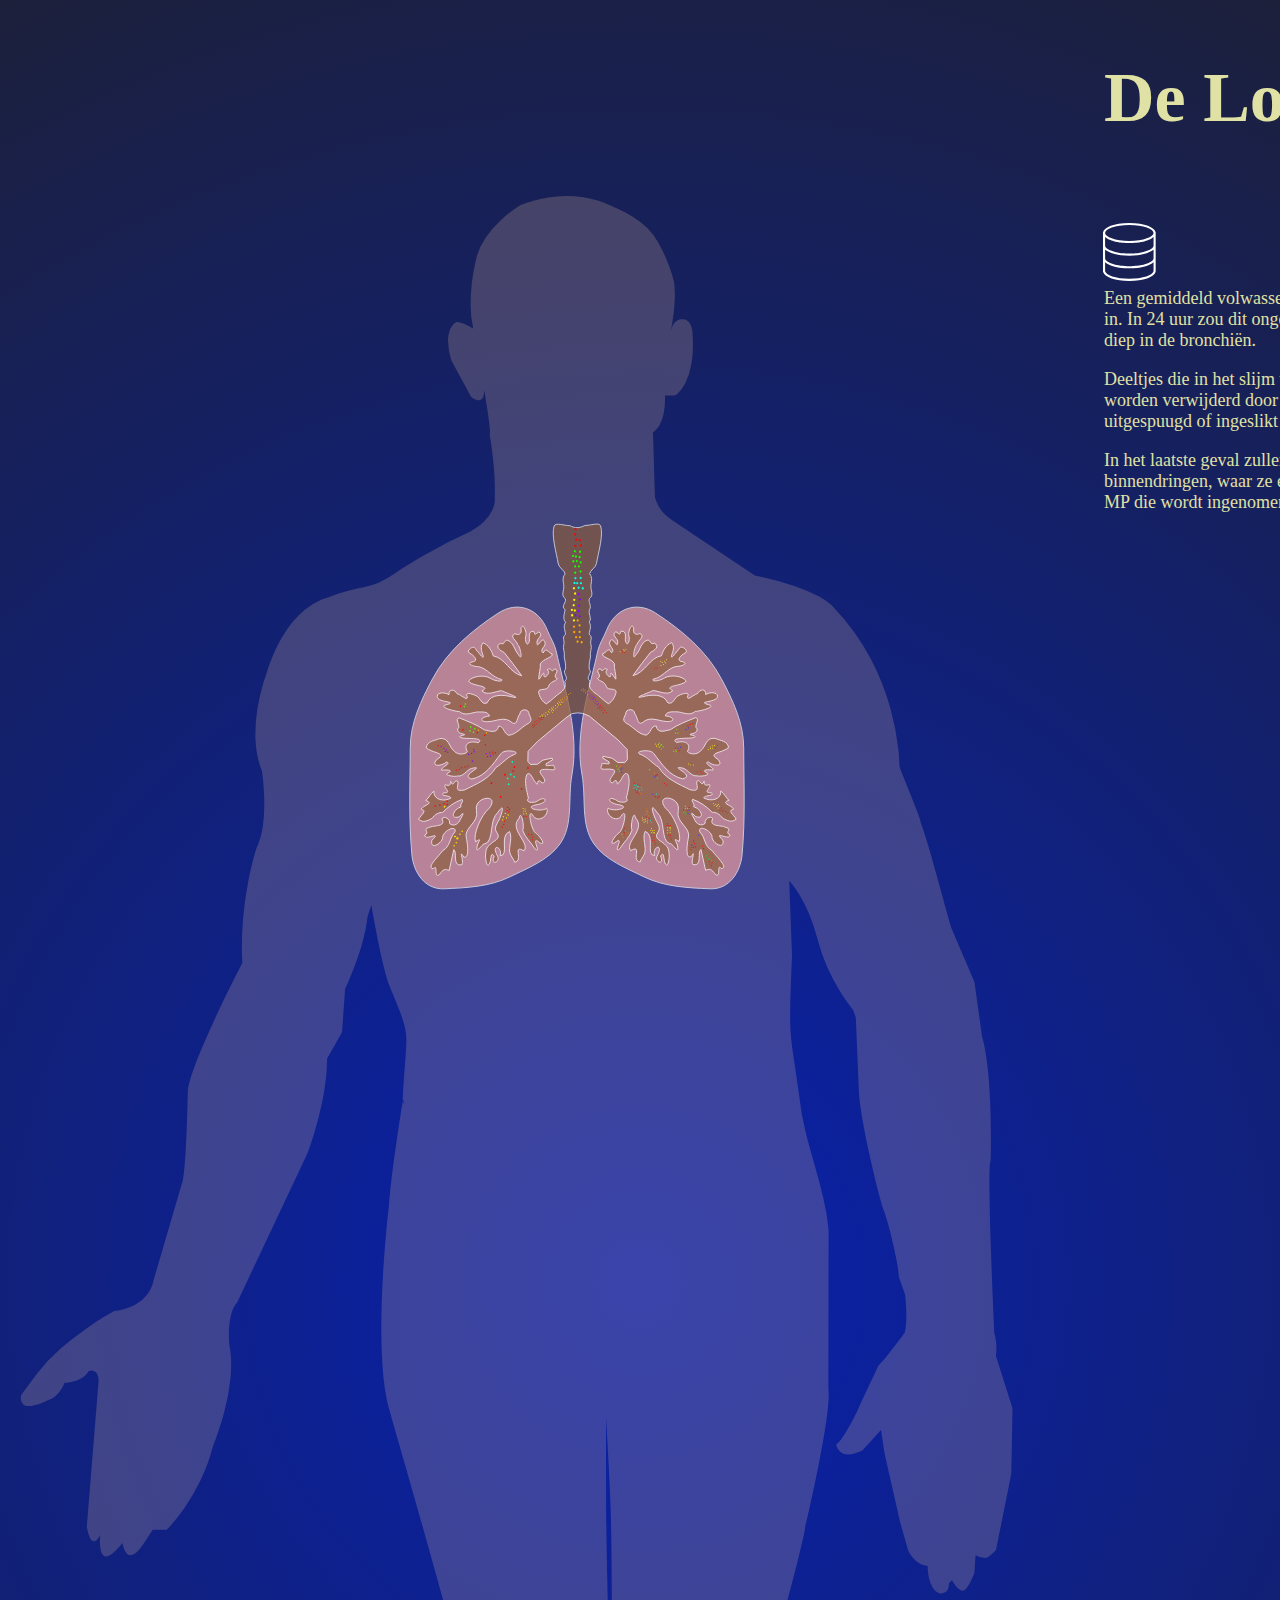
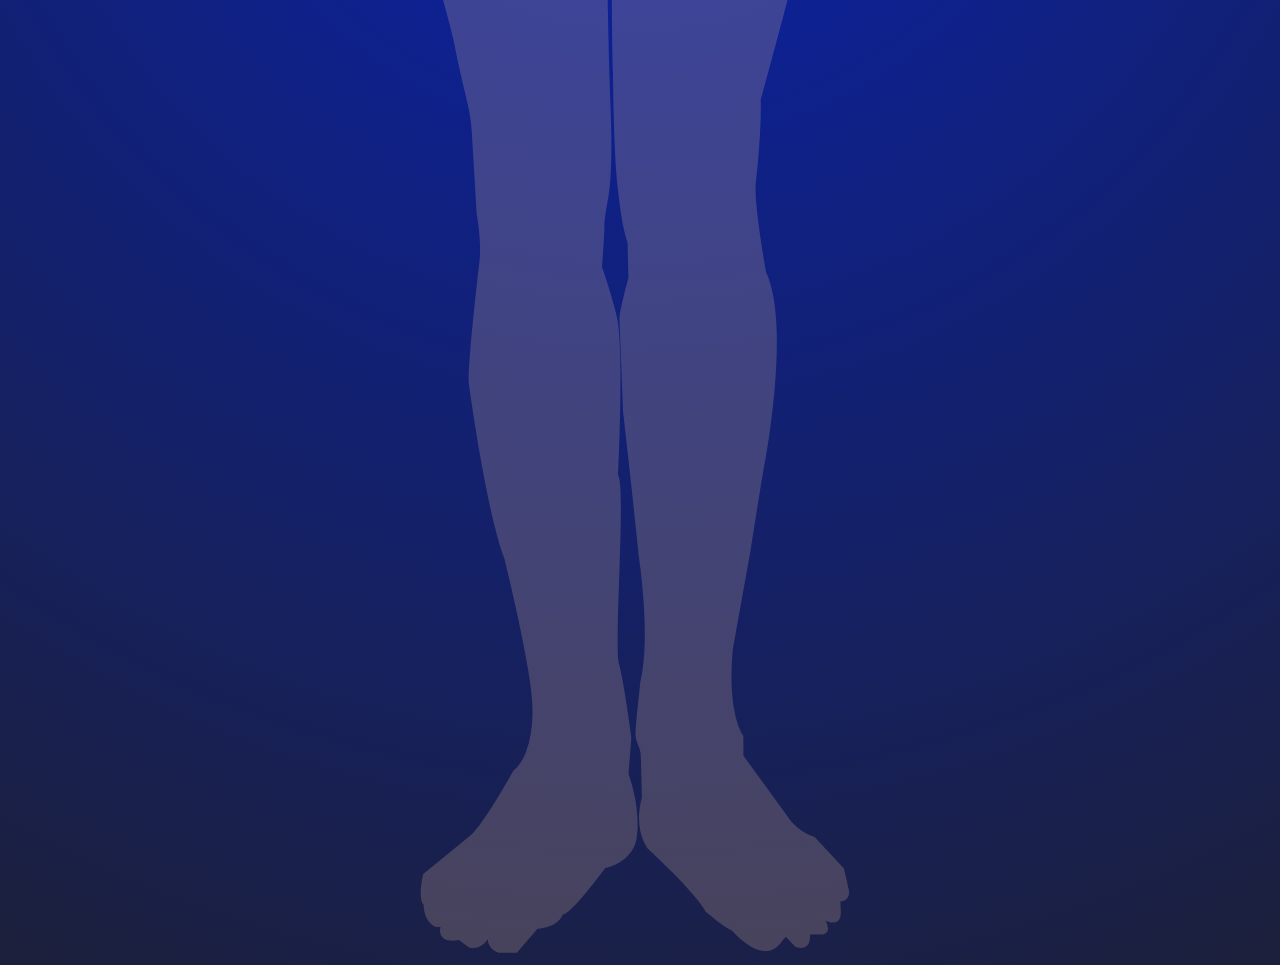
<file: Lungs.html>
<!DOCTYPE html>
<html lang="en">
<head>
    <meta charset="UTF-8">
    <meta http-equiv="X-UA-Compatible" content="IE=edge">
    <meta name="viewport" content="width=device-width, initial-scale=1.0">
    <link rel="stylesheet" href="css/style.css">
    <title>Document</title>
</head>
<body style="position: relative;">

<!-- info rechts -->
<h2>De Longen</h2>

<div style="position: absolute; top: 165px; left: 1095px;   width: 300px;">
      <svg width="52.681" height="57.949" viewBox="0 0 52.681 57.949">
        <path id="database-svgrepo-com" d="M55.027,8.966C53.807,4.446,44.726,0,28.84,0S3.873,4.446,2.654,8.966a1.032,1.032,0,0,0-.154.516V48.466a.991.991,0,0,0,.123.475C3.868,54.1,15,57.949,28.84,57.949c13.809,0,24.923-3.834,26.209-8.973a1.041,1.041,0,0,0,.132-.51V9.483A1.032,1.032,0,0,0,55.027,8.966ZM52.99,35.807a2.591,2.591,0,0,1-.122.382,3.028,3.028,0,0,1-.151.313,3.568,3.568,0,0,1-.243.389c-.07.1-.149.195-.231.292-.117.138-.241.276-.382.413-.085.083-.179.165-.274.249-.173.151-.353.3-.554.449-.086.064-.179.126-.271.19-.238.164-.487.328-.76.488-.072.043-.149.084-.223.126-.314.177-.642.353-1,.524-.045.022-.093.043-.139.064-.4.186-.808.37-1.25.547l-.038.015a40.844,40.844,0,0,1-9.02,2.286l-.054.007q-1.04.153-2.135.273c-.119.013-.244.021-.365.034-.637.066-1.282.127-1.946.176-.3.022-.622.033-.93.052-.5.03-.994.062-1.506.08-.837.026-1.69.043-2.561.043s-1.725-.017-2.562-.046c-.512-.018-1.006-.052-1.506-.08-.309-.018-.627-.03-.93-.052-.664-.048-1.309-.11-1.946-.176-.12-.013-.245-.021-.365-.034q-1.1-.12-2.135-.273l-.054-.007a40.844,40.844,0,0,1-9.02-2.286l-.038-.015c-.441-.177-.856-.36-1.25-.547-.045-.022-.094-.043-.139-.064-.354-.171-.682-.346-1-.524-.074-.042-.152-.083-.223-.126-.273-.16-.522-.323-.76-.488-.091-.063-.184-.125-.271-.19-.2-.149-.381-.3-.554-.449-.094-.082-.189-.164-.274-.249a5.5,5.5,0,0,1-.382-.413c-.082-.1-.161-.194-.231-.292a3.927,3.927,0,0,1-.243-.389,3.26,3.26,0,0,1-.151-.313,2.554,2.554,0,0,1-.122-.382,2.28,2.28,0,0,1-.082-.508,2.25,2.25,0,0,1,.033-.356,1.05,1.05,0,0,0-.033-.469V26.649c.03.027.066.054.1.081.23.2.464.4.727.6,3.969,3,11.906,5.334,23.409,5.334,11.455,0,19.372-2.314,23.358-5.3a10.726,10.726,0,0,0,.875-.714h0v7.822a1.05,1.05,0,0,0-.033.469,2.132,2.132,0,0,1,.033.356A2.278,2.278,0,0,1,52.99,35.807Zm.083-21.8v7.822a1.05,1.05,0,0,0-.033.469,2.131,2.131,0,0,1,.033.356,2.278,2.278,0,0,1-.083.511,2.591,2.591,0,0,1-.122.382,3.028,3.028,0,0,1-.151.313,3.57,3.57,0,0,1-.243.389c-.07.1-.149.195-.231.292-.117.138-.241.276-.382.413-.085.083-.179.165-.274.249-.173.151-.353.3-.554.449-.086.064-.179.126-.271.19-.238.164-.487.328-.76.488-.072.043-.149.084-.223.126-.314.177-.642.353-1,.524-.045.022-.093.043-.139.064-.4.186-.808.37-1.25.547l-.038.015a40.844,40.844,0,0,1-9.02,2.286l-.054.007q-1.04.153-2.135.273c-.119.013-.244.021-.365.034-.637.066-1.282.127-1.946.176-.3.022-.622.033-.93.052-.5.029-.994.062-1.506.08-.837.026-1.69.043-2.561.043s-1.725-.017-2.562-.046c-.512-.018-1.006-.052-1.506-.08-.309-.018-.627-.03-.93-.052-.664-.048-1.309-.11-1.946-.176-.12-.013-.245-.021-.365-.034q-1.1-.12-2.135-.273l-.054-.007a40.845,40.845,0,0,1-9.02-2.286l-.038-.015c-.441-.177-.856-.36-1.25-.547-.045-.022-.094-.043-.139-.064-.354-.171-.682-.346-1-.524-.074-.042-.152-.083-.223-.126-.273-.16-.522-.323-.76-.488-.091-.063-.184-.125-.271-.19-.2-.149-.381-.3-.554-.449-.094-.082-.189-.164-.274-.249a5.5,5.5,0,0,1-.382-.413c-.082-.1-.161-.194-.231-.292a3.928,3.928,0,0,1-.243-.389,3.259,3.259,0,0,1-.151-.313,2.553,2.553,0,0,1-.122-.382,2.28,2.28,0,0,1-.082-.508A2.249,2.249,0,0,1,4.64,22.3a1.05,1.05,0,0,0-.033-.469V14.006c.126.115.271.228.408.341.076.063.146.126.227.19.316.249.657.494,1.027.733.077.05.163.1.243.148q.465.289.982.567c.127.068.255.136.387.2q.577.294,1.213.571c.07.031.133.062.2.092.494.21,1.019.41,1.565.6.151.054.309.1.464.157q.651.22,1.348.423c.168.048.332.1.5.145.616.171,1.253.333,1.921.483.092.021.191.038.283.058.589.129,1.2.248,1.828.359.213.038.429.074.646.11q.9.147,1.844.27c.162.021.317.045.482.065.784.095,1.6.176,2.429.245.205.017.419.029.628.044q1,.073,2.046.12c.254.012.507.023.766.033.908.031,1.833.053,2.792.053s1.884-.022,2.792-.053c.258-.009.511-.021.766-.033q1.046-.047,2.046-.12c.209-.016.421-.027.628-.044.833-.068,1.645-.151,2.429-.245.164-.02.319-.044.482-.065q.947-.123,1.844-.27c.217-.036.433-.072.646-.11.628-.112,1.239-.231,1.828-.359.093-.02.192-.038.283-.058.668-.15,1.3-.313,1.921-.483.172-.047.336-.1.5-.145q.7-.2,1.348-.423c.155-.053.313-.1.464-.157.546-.194,1.072-.394,1.565-.6.071-.03.134-.061.2-.092q.637-.278,1.213-.571c.132-.067.26-.135.387-.2q.517-.277.982-.567c.08-.05.166-.1.243-.148.37-.239.711-.484,1.027-.733.079-.063.15-.126.227-.19C52.8,14.233,52.947,14.121,53.074,14.006ZM28.84,2.107c14.282,0,24.233,4.164,24.233,7.9s-9.951,7.9-24.233,7.9-24.233-4.164-24.233-7.9S14.559,2.107,28.84,2.107ZM53.074,48.153a1.076,1.076,0,0,0-.034.142c-.6,3.644-10.465,7.546-24.2,7.546s-23.6-3.9-24.2-7.546a1.148,1.148,0,0,0-.034-.138V39.293c.03.027.066.054.1.081.23.2.464.4.727.6,3.969,3,11.906,5.334,23.409,5.334,11.455,0,19.372-2.314,23.358-5.3a10.726,10.726,0,0,0,.875-.714h0Z" transform="translate(-2.5)" fill="#fff"/>
      </svg>
</div>

<div style="position: absolute; top: 230px; left: 29cm; height: 10px; width: 550px;">
<text>
Een gemiddeld volwassen persoon ademd tot wel 11,3 microdeeltjes per uur in. In 24 uur zou dit ongeveer 272 deeltjes zijn. Deze deeltjes komen tot diep in de bronchiën.
<p>
Deeltjes die in het slijm van de longen en neus terechtkomen, kunnen worden verwijderd door bijvoorbeeld hoesten, neus snuiten of niezen en uitgespuugd of ingeslikt worden met het slijm.
<p> In het laatste geval zullen de deeltjes het spijsverteringskanaal binnendringen, waar ze effecten kunnen hebben die vergelijkbaar zijn met MP die wordt ingenomen via voedsel en dranken.</p>
</p>
</text>
</div>

<!-- Persoon svg -->
<svg xmlns="http://www.w3.org/2000/svg" onclick="javascript:location.href='index.html'" width="1062.307" height="2356.652" viewBox="0 0 1062.307 2356.652">
  <g id="persoon" transform="translate(2.41 3.325)">
    <path id="mens_voor" data-name="mens voor" d="M657,199.587h9.836a16.341,16.341,0,0,0,3.321-2.554,36.191,36.191,0,0,0,7-9.558,65.458,65.458,0,0,0,6.231-19.382c1.455-8.4,2.044-18.9,1.032-31.965a18.6,18.6,0,0,0-.211-2,20.726,20.726,0,0,0-1.164-4.406,11.518,11.518,0,0,0-2.909-4.4,7.914,7.914,0,0,0-5.449-2,7.087,7.087,0,0,0-1.5,0,9.74,9.74,0,0,0-3.5,1,10.837,10.837,0,0,0-3.991,3.534,19.425,19.425,0,0,0-2.97,7.591s.395-1.817.94-4.864,1.24-7.318,1.842-12.231,1.109-10.458,1.28-16.058a95.733,95.733,0,0,0-.738-16.364s-.4-1.677-1.224-4.5-2.065-6.8-3.747-11.4A163.483,163.483,0,0,0,654.689,54.9a112.64,112.64,0,0,0-9.121-15.68,62.644,62.644,0,0,0-13.224-13.254,113.914,113.914,0,0,0-15.4-9.766c-4.96-2.647-9.482-4.674-12.764-6.039S598.856,8.1,598.856,8.1s-.967-.506-2.814-1.265a78.42,78.42,0,0,0-8.1-2.783,101.566,101.566,0,0,0-12.858-2.782A114.545,114.545,0,0,0,557.982,0a113.078,113.078,0,0,0-17.905,1.475,128.725,128.725,0,0,0-14.621,3.246c-4.163,1.181-7.532,2.362-9.86,3.248s-3.616,1.477-3.616,1.477-2.368,1.379-6.02,3.968a128.663,128.663,0,0,0-13.725,11.241,99.833,99.833,0,0,0-14.929,17.53A63.285,63.285,0,0,0,467.7,65.029s-.595,2.354-1.377,6.346-1.753,9.632-2.5,16.2a174.589,174.589,0,0,0-1.189,21.792,106.773,106.773,0,0,0,2.587,23.1s-.648-.4-1.722-1-2.573-1.4-4.277-2.2a45.909,45.909,0,0,0-5.5-2.2,18.506,18.506,0,0,0-5.391-1,9.074,9.074,0,0,0-2.158,1.5,16.4,16.4,0,0,0-4.01,5.706,28.889,28.889,0,0,0-2.166,11.726,67.3,67.3,0,0,0,3.389,19.584l19.806,36.4a18.562,18.562,0,0,0,2.074,1.443,12.7,12.7,0,0,0,4.54,1.79,4.5,4.5,0,0,0,4.476-1.675c1.2-1.559,1.967-4.329,1.88-8.945,0,0,.46,2.682,1.122,6.737s1.527,9.488,2.334,14.981,1.559,11.056,1.994,15.359.552,7.351.092,7.815c0,0,.4,2.321.97,6.2s1.325,9.311,2.033,15.535,1.374,13.25,1.776,20.292a187.093,187.093,0,0,1,.19,20.435,14.71,14.71,0,0,1,.18,3.547,25.708,25.708,0,0,1-2.234,9.04,38,38,0,0,1-8.818,12.132c-4.5,4.293-10.8,8.7-19.586,12.812,0,0-2.432,1.117-6.526,3.1s-9.854,4.84-16.506,8.314-14.207,7.571-21.882,12.037-15.485,9.309-22.643,14.27a104.7,104.7,0,0,1-18.219,10.443,81.08,81.08,0,0,1-14.661,4.638c-4.79,1.1-9.73,2-15.57,3.486a154.892,154.892,0,0,0-20.972,7,33.481,33.481,0,0,0-6.618,2.208A66.533,66.533,0,0,0,296.479,414.1a99.753,99.753,0,0,0-20.091,23.356c-6.746,10.594-13.227,24.295-18.51,42,0,0-1.3,3.414-2.98,9.168a199.446,199.446,0,0,0-5.3,23.239,155.125,155.125,0,0,0-2.151,30.915c.421,10.877,2.289,21.951,6.525,32.132,0,0,.493,3.245,1.024,8.5s1.1,12.537,1.255,20.6A168.306,168.306,0,0,1,255,629.336c-1.14,8.408-3.157,16.358-6.509,22.6,0,0-1.1,3.338-2.7,9.3s-3.7,14.56-5.691,25.071a364.2,364.2,0,0,0-5.042,36.639,309.361,309.361,0,0,0-.72,43.987s-3.385,6.5-8.466,16.636-11.882,23.962-18.687,38.563c-6.818,14.629-13.648,30.054-18.781,43.377-5.141,13.346-8.575,24.576-8.58,30.764,0,0-.1,4.993-.308,12.663s-.543,18.041-1.012,28.768-1.079,21.847-1.848,30.976-1.7,16.291-2.813,19.1L145.471,1084.5a22.927,22.927,0,0,1-1.043,4.19,34.483,34.483,0,0,1-5.014,9.537,37.844,37.844,0,0,1-11.817,10.327,55.69,55.69,0,0,1-21.451,6.541s-3.113,1.656-8.215,4.71-12.2,7.509-20.16,13.1a285.463,285.463,0,0,0-25.384,19.975,180.693,180.693,0,0,0-23.866,25.327l-15.186,20.453a14.336,14.336,0,0,0-.456,3.111,8.679,8.679,0,0,0,1.483,5.625c1.293,1.676,3.622,2.843,7.7,2.572s9.9-1.98,18.183-6.054a9.479,9.479,0,0,0,1.663-.488,18.531,18.531,0,0,0,4.137-2.237,25.764,25.764,0,0,0,5.331-5.14,38.227,38.227,0,0,0,5.245-9.193s1.107-.017,2.87-.222a43.009,43.009,0,0,0,6.807-1.354,30.922,30.922,0,0,0,8.037-3.513,19.357,19.357,0,0,0,6.56-6.7,7.809,7.809,0,0,1,1.521-.356,7.37,7.37,0,0,1,3.34.258,5.925,5.925,0,0,1,3.323,2.86,15.041,15.041,0,0,1,1.472,7.455L78.812,1330.472s.209,1.668.681,3.886a33.917,33.917,0,0,0,2.265,7.194c1.056,2.2,2.431,3.842,4.179,3.791s3.869-1.788,6.415-6.331c0,0-.331,2.638-.4,6.062a34.488,34.488,0,0,0,1.177,10.782c1.052,3.146,2.962,5.221,6.323,4.368s8.17-4.634,15.017-13.193a28.455,28.455,0,0,0,.794,3.644,17.352,17.352,0,0,0,3,6.254,5.3,5.3,0,0,0,6.145,1.839c2.675-.9,6.026-3.717,10.206-9.6l10.123-15.5h14.1s2.081-2.035,5.406-5.895a190,190,0,0,0,12.864-16.828,203.94,203.94,0,0,0,15.285-26.451,185.221,185.221,0,0,0,12.691-34.743s1.562-3.7,3.77-9.892,5.056-14.869,7.635-24.837a217.714,217.714,0,0,0,6.006-32.526c1.123-11.314,1.07-22.718-1.066-33.03,0,0-.222-1.957-.375-5.079a114.294,114.294,0,0,1,.032-12.061,69.994,69.994,0,0,1,2.17-14.284c1.271-4.6,3.187-8.792,6.036-11.776l70.46-149.616s1.238-3.278,3.089-8.853,4.311-13.432,6.759-22.6,4.879-19.618,6.678-30.4a190.456,190.456,0,0,0,2.877-32.315l14.915-26.13,3.013-43.52s1.223-2.556,3.106-6.888,4.421-10.429,7.054-17.519,5.356-15.153,7.613-23.432a150.933,150.933,0,0,0,4.807-24.659l3.751-11.359s.636,3.866,1.718,9.974,2.613,14.477,4.4,23.464,3.836,18.622,5.949,27.237,4.3,16.234,6.349,21.183c5.7,13.747,9.59,23.049,12.155,30.409S397.791,834.017,398.2,840s0,12.549-.745,22.211-1.819,22.466-2.724,40.934c.887,2.277,1.332,3.543,1.5,4.16s.061.585-.157.268-.548-.918-.823-1.44-.495-.965-.495-.965-.739,4.461-1.881,11.687-2.688,17.241-4.3,28.327c-1.614,11.1-3.293,23.287-4.7,34.844-1.408,11.575-2.54,22.518-3.055,31.1,0,0-1.078,8.859-2.416,23.1-1.341,14.264-2.944,33.947-3.987,55.557-1.046,21.668-1.53,45.283-.62,67.3.912,22.077,3.226,42.537,7.775,57.781,0,0,3.718,12.9,9.371,32.635,5.667,19.782,13.287,46.463,21.063,73.924,7.8,27.554,15.762,55.9,22.047,78.79,6.3,22.957,10.911,40.4,11.971,46.014,2.357,12.477,4.549,22.734,6.535,31.479s3.768,15.993,5.3,22.431,2.813,12.083,3.8,17.641a145.083,145.083,0,0,1,2.054,17.163l4.96,83.048s.351,1.831.827,4.916,1.078,7.426,1.579,12.445.9,10.722.976,16.522a108.845,108.845,0,0,1-.988,17.13s-.676,5.634-1.684,14.5-2.352,21-3.682,33.961c-1.333,12.982-2.655,26.809-3.617,39.052-.964,12.26-1.567,22.927-1.461,29.552,0,0,1.032,7.8,2.877,20.288,1.848,12.512,4.515,29.75,7.782,48.6,3.274,18.9,7.153,39.427,11.413,58.441,4.27,19.057,8.922,36.584,13.727,49.394,0,0,1.692,6.808,4.244,17.626s5.975,25.694,9.423,41.779c3.455,16.116,6.939,33.464,9.609,49.205,2.675,15.771,4.532,29.926,4.722,39.594,0,0,.156,2.9.057,7.507a144.149,144.149,0,0,1-1.475,17.816,92.117,92.117,0,0,1-5.483,21.058c-2.773,6.773-6.627,12.9-11.975,17.179,0,0-2.083,3.729-5.391,9.429s-7.845,13.381-12.747,21.269-10.178,16-14.949,22.549-9.046,11.534-11.943,13.172l-45.242,36.992s-.38,1.495-.849,3.85-1.027,5.572-1.382,9.014a51.777,51.777,0,0,0-.167,10.371c.342,3.26,1.179,6.109,2.8,7.908a23.561,23.561,0,0,0,.105,2.633,31.452,31.452,0,0,0,1.178,6.209,23.293,23.293,0,0,0,3.547,7.247,17.75,17.75,0,0,0,7.213,5.742h4.806a13.7,13.7,0,0,0-.431,2.629,11.705,11.705,0,0,0,.811,5.471,8.573,8.573,0,0,0,5.214,4.682c2.823,1.026,6.906,1.313,12.774.257l9.736,7.24a10.479,10.479,0,0,0,1.814.527,14.87,14.87,0,0,0,10.8-1.888,21.041,21.041,0,0,0,6.512-6.48,10.822,10.822,0,0,0,.166,1.642,15.149,15.149,0,0,0,1.188,3.843,13.641,13.641,0,0,0,3.243,4.417,15.479,15.479,0,0,0,6.332,3.363h18.2l20.676-23.8a30.3,30.3,0,0,0,3.143-.274,40.335,40.335,0,0,0,7.373-1.684,29.244,29.244,0,0,0,8.518-4.386,20.575,20.575,0,0,0,6.576-8.376s.273.263,1.274-.131,2.731-1.444,5.645-4.072a150.043,150.043,0,0,0,12.738-13.518c5.726-6.685,13.08-15.853,22.511-28.411a35.727,35.727,0,0,0,4.6-1.186,47.025,47.025,0,0,0,10.3-4.712,36.445,36.445,0,0,0,10.763-9.967A34.132,34.132,0,0,0,629,2239.2s.26-1.525.452-4.4a107.494,107.494,0,0,0,.045-12.474,149.219,149.219,0,0,0-2.322-19.461,182.158,182.158,0,0,0-6.637-25.349l2.811-35.382s-.453-3.53-1.213-9.107-1.827-13.189-3.055-21.365-2.615-16.9-4.021-24.71-2.825-14.7-4.12-19.226-1.482-18.119-1.165-36.085c.316-17.928,1.132-40.187,1.846-62.108.713-21.864,1.325-43.393,1.239-59.99-.085-16.564-.866-28.234-2.937-30.446,0,0,.416-8.089.913-20.705.5-12.6,1.072-29.7,1.4-47.748.323-18.014.394-36.974-.118-53.38-.51-16.373-1.6-30.212-3.6-38.048s-3.91-14.746-5.651-20.714-3.31-10.983-4.631-15.023-2.39-7.1-3.131-9.154-1.151-3.1-1.151-3.1.162-2.1.4-5.332.558-7.605.87-12.158.619-9.282.838-13.242.348-7.146.306-8.614a67.5,67.5,0,0,1,.536-9.626c.4-3.407.975-6.977,1.6-10.594s1.3-7.279,1.888-10.875,1.1-7.124,1.4-10.474c.8-8.927,1.254-17.974,1.463-27.082s.175-18.254.007-27.409-.467-18.288-.792-27.368-.673-18.079-.938-26.965c-.422-14.123-.847-31.312-1.248-49.236-.4-17.885-.775-36.5-1.1-53.536-.321-17-.59-32.446-.779-44.052-.189-11.589-.3-19.364-.3-21.057l-.08-92.665s.224,3.8.575,9.966.83,14.736,1.341,24.257,1.053,20.032,1.53,30.068.888,19.63,1.136,27.306c.441,13.679.693,27.816.852,42.085.159,14.3.225,28.724.3,42.96.07,14.261.144,28.327.319,41.869.176,13.564.453,26.6.93,38.772,0,0,.025,4.561.124,11.975s.271,17.7.565,29.141c.294,11.452.711,24.063,1.3,36.108.587,12.063,1.345,23.557,2.321,32.744.522,4.911,1.11,10.158,1.775,15.484s1.41,10.739,2.245,15.967,1.76,10.283,2.786,14.892a104.4,104.4,0,0,0,3.4,12.248l.906,35.019s-.572,2.09-1.429,5.333-2,7.647-3.132,12.268-2.267,9.469-3.1,13.6a52.92,52.92,0,0,0-1.334,9.285c.044,1.75.293,8.42.642,17.447s.8,20.443,1.244,31.645.886,22.228,1.215,30.441.547,13.632.547,13.632l9.455,85.352,6.229,59.113s.768,5.025,1.756,13.256,2.2,19.7,3.075,32.557c.88,12.878,1.428,27.163,1.091,41.019-.338,13.879-1.564,27.327-4.235,38.49,0,0-.322,2.814-.8,7.164s-1.118,10.245-1.75,16.4-1.259,12.575-1.714,17.97-.74,9.771-.687,11.83a20.712,20.712,0,0,0,.882,5.47c.488,1.646,1.121,3.173,1.756,4.755a42.587,42.587,0,0,1,1.765,5.09,27.746,27.746,0,0,1,.91,6.479l1.07,41.382s-.585,1.741-1.229,4.7a74.376,74.376,0,0,0-1.588,12.052,64.31,64.31,0,0,0,1.208,16.307,50.255,50.255,0,0,0,7.173,17.456s2.964,2.721,7.578,7.111,10.886,10.458,17.494,17.144,13.565,14.005,19.536,20.885,10.967,13.336,13.649,18.289c0,0,.925.826,2.5,2.159s3.8,3.173,6.4,5.2,5.569,4.246,8.638,6.332a84.6,84.6,0,0,0,9.223,5.546,74.918,74.918,0,0,0,5.232,5.482,71.15,71.15,0,0,0,12.9,9.95c5.111,2.977,10.8,5.068,16.353,4.643s10.975-3.365,15.551-10.447l3.344-3.914,9.165,9.946a16.037,16.037,0,0,0,2.453.829,13.6,13.6,0,0,0,5.348.377,7.46,7.46,0,0,0,5.22-3.241c1.383-2.034,2.24-5.2,2.069-10.015h12.3a6.853,6.853,0,0,0,1.476-.3,6.248,6.248,0,0,0,2.729-1.659,5.754,5.754,0,0,0,1.435-4.14,17.75,17.75,0,0,0-2.4-7.742,19.368,19.368,0,0,0,2.456.958,16.112,16.112,0,0,0,5.358.846,6.951,6.951,0,0,0,5.241-2.31c1.392-1.634,2.261-4.3,2.1-8.505l-.38-10.2a8.443,8.443,0,0,0,1.412-.159,9.942,9.942,0,0,0,3.078-1.115,7.854,7.854,0,0,0,3.005-3.024,11.042,11.042,0,0,0,1.2-5.887l-5.122-22.741-29.638-31.907a17.024,17.024,0,0,1-1.9-.53,36.8,36.8,0,0,1-5.1-2.147,50.927,50.927,0,0,1-7.379-4.6,64.264,64.264,0,0,1-8.733-7.889l-47.777-65.7-.106-20.034a22.915,22.915,0,0,1-2.483-4.081,68.86,68.86,0,0,1-5.022-13.991,144.4,144.4,0,0,1-3.924-26.486,275.329,275.329,0,0,1,.793-41.485l17.793-99s.491-3.181,1.308-8.422,1.958-12.532,3.259-20.761,2.76-17.374,4.215-26.346,2.9-17.742,4.184-25.235c0,0,1.777-9.009,4.036-23.375,2.255-14.342,4.987-34,6.909-55.349,1.917-21.291,3.027-44.249,2.056-65.287-.969-20.985-4.01-40.071-10.392-53.721,0,0-.791-4.348-1.94-11.187s-2.652-16.149-4.08-26.1-2.777-20.5-3.621-29.844-1.182-17.469-.587-22.563c0,0,.37-3.235.909-8.574s1.244-12.771,1.916-21.177,1.309-17.761,1.711-26.969.57-18.24.3-26.012c0,0,2.826-10.283,7.052-25.837,4.219-15.524,9.827-36.278,15.411-57.283,5.569-20.951,11.113-42.15,15.237-58.691,4.115-16.507,6.82-28.394,6.731-30.8,0,0,1.685-7.1,4.154-18.143,2.466-11.026,5.713-25.969,8.845-41.68,3.126-15.68,6.137-32.121,8.146-46.208,2.006-14.062,3.014-25.786,2.144-32.085l.211-158.962a226.944,226.944,0,0,0-5.493-32.765c-2.609-11.2-5.8-22.612-9.012-34.013-3.2-11.385-6.416-22.759-9.067-33.9a234.06,234.06,0,0,1-5.692-32.441c-2.459-18.155-4.368-30.374-5.794-39.94s-2.367-16.468-2.892-23.993-.633-15.645-.386-27.612c.246-11.949.845-27.715,1.734-50.487l-2.807-74.152s1.131,1.138,2.987,3.476a102.734,102.734,0,0,1,7.345,10.682,144.787,144.787,0,0,1,9.285,18.289,181.785,181.785,0,0,1,8.8,26.321,173.926,173.926,0,0,0,9.891,28.12A203.572,203.572,0,0,0,831.2,793.95c3.785,6.239,7.245,11.2,9.76,14.607s4.085,5.25,4.085,5.25l2.748,7.511,3.089,73.945c.3,7.078,1.7,17.328,3.722,28.9,2.02,11.588,4.652,24.5,7.387,36.885,2.74,12.4,5.583,24.26,8.018,33.7s4.465,16.467,5.568,19.161,2.568,7.313,4.154,12.955,3.3,12.317,4.89,19.107,3.071,13.709,4.189,19.831a123.265,123.265,0,0,1,2.037,15.078l6.228,17.612s.191,1.523.425,4.019.511,5.968.683,9.862.238,8.217.051,12.409a61,61,0,0,1-1.473,11.646s-.849,1.205-2.322,3.233-3.572,4.88-6.073,8.173-5.4,7.031-8.485,10.827-6.342,7.653-9.555,11.184c0,0-.974,2.027-2.534,5.3s-3.709,7.79-6.058,12.769-4.9,10.427-7.265,15.548-4.542,9.923-6.141,13.607c0,0-.972,1.941-2.5,4.853s-3.625,6.8-5.865,10.687-4.629,7.781-6.75,10.7-3.975,4.869-5.145,4.869a11.74,11.74,0,0,0,12.032,10.254c3.6.049,8.251-1.008,14.27-3.915l18.667-20.6,3.488,23.243L892,1325.671l7.728,27.245a18.276,18.276,0,0,0,.753,1.987,28.324,28.324,0,0,0,2.6,4.673,26.148,26.148,0,0,0,4.948,5.429,23.565,23.565,0,0,0,7.806,4.25l3.822.8s-.029,1.475.128,3.747a55.063,55.063,0,0,0,1.242,8.532,29.967,29.967,0,0,0,3.643,9.247,13.159,13.159,0,0,0,7.332,5.876,8.252,8.252,0,0,0,1.461,0,9.017,9.017,0,0,0,3.175-.837,6.926,6.926,0,0,0,3.08-2.9,11.459,11.459,0,0,0,1.175-6.2l3.122-3.5s.346.672.945,1.679a42,42,0,0,0,2.46,3.695,21.646,21.646,0,0,0,3.408,3.7,6.275,6.275,0,0,0,3.79,1.681c1.263,0,2.632-1.109,3.974-2.773a38.34,38.34,0,0,0,3.815-6.1c1.157-2.216,2.156-4.432,2.866-6.093s1.13-2.768,1.13-2.768l1.173-17.694s.386.168,1.021.42,1.518.587,2.511.923,2.1.671,3.174.923a13.794,13.794,0,0,0,3.007.42,6.5,6.5,0,0,0,3.161-1.257,29.1,29.1,0,0,0,3.513-2.764c1.117-1,2.123-2.01,2.851-2.763s1.175-1.256,1.175-1.256l15.331-76.175,1.206-65.476-16.592-52.419s.12-.719.244-1.976.253-3.053.271-5.206a58.542,58.542,0,0,0-.4-7.355,47.523,47.523,0,0,0-1.754-8.423s-.494-10.576-1.166-26.486c-.672-15.879-1.521-37.05-2.236-58.31-.713-21.2-1.293-42.5-1.431-58.75-.138-16.222.164-27.448,1.214-28.6,0,0,.158-5.447.219-14.208s.026-20.8-.36-34.019c-.385-13.2-1.12-27.555-2.457-40.965-1.334-13.388-3.269-25.834-6.057-35.25l-7.575-54.517s-1.167-2.71-2.978-6.92-4.262-9.914-6.832-15.911-5.256-12.274-7.541-17.645-4.165-9.824-5.127-12.175-2.917-9.03-5.428-18.011-5.57-20.233-8.746-31.771c-3.172-11.521-6.459-23.316-9.427-33.387s-5.613-18.4-7.516-23.04c-.35-2.281-1.834-6.712-3.868-12.143s-4.616-11.85-7.169-18.123-5.071-12.384-6.983-17.208-3.215-8.353-3.335-9.455c-.06-1.332-.138-7.691-1.243-17.544a255.88,255.88,0,0,0-7.384-38.424,250.164,250.164,0,0,0-19.484-49.986,228.2,228.2,0,0,0-37.457-52.376,20.374,20.374,0,0,0-3.083-3.175,67.171,67.171,0,0,0-11.731-7.976,152.766,152.766,0,0,0-24.086-10.455,308.519,308.519,0,0,0-40.14-10.619l-83.7-56.063a50.081,50.081,0,0,1-5.336-4.2,35.416,35.416,0,0,1-4.375-4.776,36.86,36.86,0,0,1-3.579-5.8,53.614,53.614,0,0,1-2.946-7.259l-1.955-65.246A9.3,9.3,0,0,0,647,234.806a20.48,20.48,0,0,0,4.352-5.315,37.692,37.692,0,0,0,4.172-11.128A76.253,76.253,0,0,0,657,199.587Z" transform="translate(-2.41 -3.325)" fill="rgba(227,187,163,0.45)" opacity="0.5"/>
  </g>
  <g id="longen" transform="translate(401.792 411.116)">
    <path id="long_rechts_voor" data-name="long rechts voor" d="M357.342,635.533c8.561-22.161,30.127-29.625,49.183-17.129,26.071,17.1,50.749,37.586,65.683,65.737,11.414,21.515,22.191,43.879,22.262,68.934.1,35.616,1.682,71.4-1.646,106.929-1.608,17.162-12.638,34.949-32.244,34.05-22.433-1.029-45.294-1.944-66.083-12.1-17.952-8.771-38.219-16.64-49.682-32.712-13.738-19.262-7.8-46.006-11.975-68.915-7.649-41.939,6.744-83.413,15.713-123.986,1.67-7.555,6.009-13.6,8.791-20.8Z" transform="translate(-160.546 -612.365)" fill="#ec9f9f" stroke="#fff" stroke-width="1" opacity="0.7"/>
    <path id="long_links_voor" data-name="long links voor" d="M370.047,635.533c-8.561-22.161-30.127-29.625-49.183-17.129-26.071,17.1-50.749,37.586-65.683,65.737-11.414,21.515-22.191,43.879-22.262,68.934-.1,35.616-1.682,71.4,1.647,106.929,1.608,17.162,12.638,34.949,32.244,34.05,22.433-1.029,45.294-1.944,66.083-12.1,17.952-8.771,38.218-16.64,49.682-32.712,13.738-19.262,7.8-46.006,11.975-68.915,7.649-41.939-6.744-83.413-15.713-123.986-1.67-7.555-6.009-13.6-8.79-20.8Z" transform="translate(-232.457 -612.365)" fill="#ec9f9f" stroke="#fff" stroke-width="1" opacity="0.7"/>
  </g>
  <g id="bronchien1" transform="translate(410.56 328.08)">
    <path id="bronchien" d="M396.429,753.186l-5.67.856-5.866,4.17-28.652,23.84-9.186,9.623-.219,10.062,2.624,3.062,7-.219,5.469-4.156,9.186-1.968.437,1.75-6.561,3.938.219,1.968s5.468-.437,6.78-.437.682.862.947,1.105c4.258,5.862-6.409,2.2-9.08,2.971-13.555.048,6.563,11.381-2.649,13.6-7.093-7.475-2.822,6.234-6.652-.7-2.989-2.223-4.85-11.735-8.794-7.7-2.858,7.38.031,16.239,1.61,23.736-4.214,4.614,6.758,5.08,9.361,2.386,8.255-5.354,11.311,1.192.332,3.75-17.085,2.688,2.207,8.295,8.51,3.869,3.531,6.731-9.431,16.285-14.129,6.316-5.424-5.928-1.225,15.023,3.036,18.279,3.2,1.665,11.808,13.211,4.417,9.995-10.959-9,2.9,12.216-5.023,5.867-3.849-6.376-10.079-11.6-12.259-18.479,2.22-3.559-1.786-21.735-3.387-12.284-11.076,11.468,11.507,24.791,4.691,32.777-12.232-6.823.114,9.959-9.326,11.407-.328-2.837-5.276-7.262-5.082-11.116-.282-6.488,2.785-13.515-.007-19.584-10.694,4.178.133,24.075-9.405,24.278,2.48-9.335-9.133-12.715-3.062-.657,4.6,7.19-7.361,11.291-2.942,1.019-4.41-6.632-2.1,6.76-5.786,8.951-2.721,1.774-5.009-17.007.885-19.774,3.321-4.5,12.8-6.106,7.452-13-3.484-4.985,1.378-9.494,3.067-14.183,2.38-5.586,5.269-16.227-1.713-5.943-9.4,7.833-3.566,28.813-13.13,31.693-1.766-1.886-9.306,11.651-7.921,3.351.288-4.893,6.429-10.52-1.456-5.535-2.638-7.1,5.206-26.393,13.67-33.384,11.494-15.412-15.839-12.13-12.753,2.34C298.5,863,282.285,868.063,285.3,878.385c1.218,5.324,3.375,21.353-2.65,18.891-5.556-8.991.8,4.476-1.873,7.812-9.912,2.592-4.208-13.163-8.044-15.063-1.483,6.97-2.962,13.943-4.63,20.874-4-1.983-6.231-1.192-9.173,3.4-6.845,6.533-1.5-11.31-6.565-5.241-8.084-.378,6.166-13.325,9.514-18.259,7.577-3.68,6.377-13.149,11.949-18.383,2.406-7.99-12.493-1.251-12.2,5.677-.954,6.236-12.991,12.594-10.762,2.533,10.515-10.51-6.748,1.336-7.2-5.142,6.315-3.167-3.409-5.712,4.1-7.535,5.068-2.738,17.555-.328,13.111-8.852,2.643-3.471,8.587.469,7.73,4.883,4.279,3.3,9.174.2,10.687-4.353,3.3-5.668,4.361-8.423-1.312-2.4-10.093,2.988-5.156-8.426,2.056-9.905-1.817-2.441,3.027-5.726,1-7.514-7.566,2.623-14,7.38-19.589,13.062-3.03-.58-7.808,1.855-10.383,5.892-4.555,2.252-9.117,4.847-13.549.87,1.544-3.345,9.411-9.143,2.856-9.6-.956-3.892,14.274-5.9,4.386-9.224,3.538-3.36,3.978-5.706,8.068-9.387-.545,9.253,10.493,10.864,17.06,7-.731-3.195-11.971-1.413-7.357-5.309,9.577.725-1.09-5.436,1.791-8.095,4.674,1.756,4.929.376,5.209-3.339,2.69,7.829,4.733-4.675,7.477.816.027,5.086-3.682,9.783,6.44,7.833,11.6-5.88,24.515-10.76,31.356-22.438,6.544-3.789,11.457-10.762,18.693-13.065,7.15-3.142-10.6-5.77-13.523-.8-8,10.123-15.264,22.427-29.09,25.371-13.95-3.5,16.032-13.966-.28-10.687-5.378,1.715-7.792,8.373-14.171,7.663-2.916,1-13.963-.637-9.788-2.924,7.195-3.437-2.173-3.471-6.018-2.8-2.195-2.243,11.027-7.065,4.7-8.209-4.115,4-16.458,5.474-9.545-2.644,11.4-6.729-4.906-6.178-10.611-11.674.583-6.606,8.477-7.065,13.347-9.186,9.812-1.459,9.063,8.655,14.984,12.809,3.435,3.812,10.592,3.129,12.8.333-4.548-8.33,3.035-11.428,10.864-9,8.96-6.947-22.481-2.1-17.875-6.771,11.712-2.759-3.6-.042-2.74-6.974,4.185-2.333-3.89-10.449,1.755-11.084,8.515,3.49,17.311,6.61,25.125,12.016,4.791.761,12.774,4.447,14.023-3.786,5.493-.31,5.186,7.454,10.172,9.172,7.185-.96,11.853-7,17.656-10.747,5.987-2.776,5.373-5.314,2.674-10.334.469-5.695-8.975-5.941-9.064-.207-3,2.793-2.227,11.695-7.5,8.916-7.849-7.232-15.271-1.768-24.446-1.2-10.813-.012-5.766-5.251,1.431-5.675-1.146-4.909-7.576-3.938-11.517-4.1-6.462.471-12.565,4.553-18.471-.368-4.023.02-23.829-5.017-11.787-7.129,10.6-3.633-13.21-1.23-10.129-9.494,2.184-3.392,9.543-2.018,11.413-.12-.13-6.82,5.844-5.528,8.5-.857,2.959.155,10.19,7.676,9.9,2.816-3.29-5.64,6.018-2.723,8.588-1.11,4.666,1.459,5.127,9.632,11.1,7.235,3.93-9.5,17.073-8.264,25.378-5.93,11.2,2.239-7.209-4.527-10.942-6.318-6.086.638-14.587,5.5-19.535.107,10.879-5.15-11.125-4.545-13.391-9.711,4.086-5.112,15.214-6.473,21.553-3.051,3.032,2.368,13.227,4.785,11.6,1.466-9.361-1.756-14.057-10.935-23.09-12.829-3.643.145-13.757-2.587-6.17-4.8,7.072-1.037,1-6.793-2.628-8.6-5.083-1.855,4.644-9.863,6.149-3.628,2.049,1.545,8.347,11.492,7.247,5.966-1.5-4.274-3.442-8.761-.106-12.822,5.521,2.194,8.514,7.724,10.211,13.135,11.833,1.832,16.472,17.107,28.5,19.89-5.841-7.85-11.376-15.937-17.716-23.4-3.76-1.583-9.789-6.2-3.67-9.079,4.717,2.383,3.313-4.1,7.422-2.926,6.222,2.587,6.549,9.887,10.807,14.4,4.448,8.052,1.944-8.029-1.049-10.393-.663-3.692-8.839-8.123-2.676-10.724,2.946,1.76,7.478.869,6.032-5.359,2.3-6.5,6.014,4.25,4.951,7.479-1.485,3.181,1.014,12.788,3.382,5.611.637-3.559-1.916-10.4,4.408-10.13,2.056,5.227,1.044,2.649,5.387.557,5.064,4.432-3.287,6.208-1.969,11.592.091,5.7,5.089-7.972,7.617-1.813,2.648,4.414-6.16,7.881-1.477,11.35,2.716-6.755,5.265.241,8.931.932,1.21,3.682-9.034,4.722-11.791,9.871.462,5.3-1.891,10.267-1.531,15.529,1.718-.724,5.648-10.661,5.1-3.487.263,3.8,7.824-3.631,3.274-6.008,4.283-3.662,3.955,4.314,7.375-1,6.971,2.16-3.738,6.983,2.712,9.928-1.775,2.8-7.2,2.642-8.669,7.621-1.718,5.177-10,.966-10.021,5.888.8,4.417,3.978,10.114,7.852,11.6,4.944-3.264,9.3-8.335,14.579-11.632,3.886-3.449,5.248-6.291,3.62-11.006,5.382-3.468-3.069-8.079.752-11.88.722-3.964-.493-8.62-1.174-12.165.984-4.587-1.734-8.795-.554-12,1.549-4.212-2.356-7.513,1.87-10.859-.453-4.732-2.7-7.382-.011-12-3.141-3.985-1.144-7.944-.428-12.616-4.978-3.358,1.778-7.026.134-10.986-4.539-3.411-1.24-7.927-1.444-12.37-.195-4.234-2.092-8.405,1.328-12.372-.635-3.813-6.08-5.923-6.82-10.052-2.092-11.671-7.176-28.846-4.164-37.915,1.238-3.729,10.456-.233,15.683-.348,4.625,2.585,9.6,2.807,15.049-.171,5.228.116,14.445-3.38,15.684.348,3.012,9.07-2.073,26.246-4.164,37.915-.74,4.129-6.185,6.24-6.82,10.053,3.42,3.967,1.522,8.138,1.328,12.373-.2,4.442,3.1,8.958-1.444,12.369-1.644,3.96,2.518,6.493.134,10.986-1.878,3.538,2.712,8.632-.429,12.617,2.687,4.619.442,7.269-.01,12,4.226,3.346.321,6.648,1.87,10.859,1.18,3.206-1.539,7.415-.554,12-.68,3.545-1.9,8.2-1.174,12.165,3.821,3.8-4.63,8.412.752,11.88-1.628,4.715-.265,7.556,3.621,11.005,5.273,3.3,9.635,8.369,14.578,11.632,3.875-1.484,7.051-7.18,7.852-11.6-.026-4.921-8.3-.712-10.021-5.888-1.464-4.98-6.894-4.819-8.669-7.621,6.45-2.945-4.26-7.768,2.712-9.928,3.42,5.318,3.091-2.658,7.374,1-4.55,2.377,3.01,9.807,3.274,6.008-.548-7.173,3.382,2.763,5.1,3.487.36-5.263-1.992-10.231-1.531-15.529-2.758-5.149-13-6.189-11.791-9.871,3.666-.692,6.215-7.687,8.931-.932,4.684-3.468-4.125-6.936-1.476-11.35,2.528-6.159,7.526,7.508,7.617,1.813,1.319-5.384-7.033-7.16-1.969-11.593,4.344,2.093,3.331,4.672,5.387-.556,6.325-.27,3.771,6.57,4.408,10.129,2.369,7.178,4.867-2.43,3.382-5.611-1.062-3.23,2.649-13.978,4.952-7.48-1.446,6.228,3.085,7.12,6.032,5.36,6.163,2.6-2.013,7.031-2.676,10.724-2.993,2.365-5.5,18.446-1.049,10.393,4.258-4.517,4.585-11.818,10.806-14.4,4.109-1.176,2.7,5.31,7.422,2.927,6.119,2.877.09,7.5-3.669,9.078-6.34,7.465-11.875,15.552-17.716,23.4,12.029-2.785,16.669-18.059,28.5-19.891,1.7-5.412,4.69-10.94,10.211-13.135,3.337,4.061,1.4,8.548-.106,12.823-1.1,5.526,5.2-4.421,7.247-5.966,1.5-6.236,11.232,1.772,6.149,3.627-3.633,1.8-9.7,7.559-2.629,8.6,7.587,2.213-2.527,4.946-6.169,4.8-9.034,1.895-13.73,11.072-23.09,12.828-1.629,3.319,8.568.9,11.6-1.465,6.34-3.422,17.467-2.062,21.553,3.051-2.267,5.166-24.271,4.562-13.392,9.71-4.949,5.395-13.45.531-19.535-.107-3.733,1.79-22.144,8.557-10.942,6.318,8.3-2.334,21.448-3.571,25.378,5.93,5.969,2.4,6.43-5.775,11.1-7.234,2.571-1.613,11.879-4.531,8.588,1.11-.29,4.86,6.941-2.661,9.9-2.815,2.658-4.671,8.631-5.963,8.5.857,1.87-1.9,9.228-3.272,11.413.12,3.082,8.263-20.724,5.861-10.129,9.494,12.043,2.112-7.764,7.149-11.787,7.129-5.906,4.92-12.009.838-18.471.367-3.941.158-10.371-.814-11.517,4.1,7.2.424,12.244,5.664,1.431,5.675-9.175-.567-16.6-6.032-24.446,1.2-5.271,2.778-4.5-6.124-7.5-8.916-.088-5.734-9.533-5.488-9.064.207-2.7,5.02-3.313,7.559,2.674,10.334,5.8,3.749,10.471,9.788,17.656,10.747,4.986-1.718,4.679-9.481,10.172-9.172,1.249,8.233,9.232,4.547,14.023,3.786,7.814-5.406,16.61-8.527,25.125-12.016,5.645.635-2.429,8.751,1.756,11.084.864,6.932-14.452,4.215-2.74,6.974,4.606,4.67-26.836-.176-17.876,6.771,7.829-2.433,15.412.667,10.864,9,2.21,2.8,9.367,3.48,12.8-.333,5.921-4.154,5.172-14.269,14.984-12.809,4.87,2.121,12.763,2.58,13.346,9.186-5.706,5.5-22.016,4.945-10.611,11.675,6.913,8.118-5.43,6.641-9.545,2.644-6.325,1.144,6.9,5.966,4.7,8.209-3.845-.669-13.213-.636-6.018,2.8,4.174,2.286-6.872,3.921-9.788,2.924-6.38.709-8.794-5.948-14.172-7.663-16.312-3.279,13.669,7.19-.28,10.686-13.825-2.944-21.089-15.248-29.09-25.371-2.921-4.966-20.673-2.338-13.523.8,7.236,2.3,12.149,9.275,18.693,13.065,6.84,11.678,19.753,16.557,31.356,22.438,10.122,1.951,6.412-2.747,6.44-7.833,2.744-5.492,4.787,7.013,7.477-.816.281,3.715.535,5.1,5.209,3.339,2.881,2.659-7.785,8.82,1.792,8.095,4.613,3.9-6.627,2.114-7.358,5.309,6.567,3.865,17.606,2.253,17.06-7,4.09,3.681,4.53,6.027,8.069,9.387-9.889,3.32,5.342,5.332,4.385,9.224-6.554.461,1.313,6.258,2.857,9.6-4.432,3.977-8.994,1.383-13.549-.87-2.575-4.038-7.354-6.472-10.383-5.892-5.594-5.682-12.023-10.439-19.589-13.063-2.025,1.789,2.819,5.073,1,7.515,7.213,1.479,12.15,12.893,2.056,9.9-5.673-6.019-4.611-3.263-1.312,2.406,1.513,4.551,6.409,7.652,10.687,4.352-.857-4.414,5.087-8.354,7.73-4.883-4.444,8.523,8.044,6.113,13.111,8.852,7.511,1.822-2.213,4.368,4.1,7.535-.45,6.478-17.713-5.368-7.2,5.141,2.229,10.062-9.808,3.7-10.762-2.532.288-6.927-14.611-13.667-12.205-5.677,5.572,5.234,4.373,14.7,11.949,18.383,3.348,4.934,17.6,17.881,9.514,18.258-5.066-6.069.28,11.774-6.565,5.241-2.941-4.587-5.174-5.379-9.172-3.4-1.668-6.93-3.147-13.9-4.631-20.874-3.837,1.9,1.867,17.655-8.045,15.064-2.67-3.337,3.682-16.8-1.873-7.812-6.025,2.462-3.868-13.565-2.65-18.891,3.015-10.321-13.2-15.387-10.111-27.359C500.336,836.383,473,833.1,484.5,848.513c8.464,6.993,16.307,26.288,13.669,33.384-7.884-4.985-1.744.642-1.456,5.536,1.385,8.3-6.156-5.237-7.921-3.352-9.564-2.88-3.73-23.86-13.13-31.693-6.981-10.283-4.093.357-1.713,5.943,1.69,4.69,6.551,9.2,3.067,14.183-5.345,6.9,4.132,8.5,7.452,13,5.895,2.767,3.607,21.548.885,19.774-3.685-2.19-1.376-15.582-5.786-8.951,4.419,10.273-7.545,6.171-2.942-1.018,6.07-12.057-5.542-8.678-3.062.656-9.538-.2,1.288-20.1-9.405-24.279-2.792,6.071.276,13.1-.006,19.584.193,3.853-4.755,8.279-5.083,11.116-9.439-1.447,2.907-18.229-9.326-11.407-6.815-7.985,15.767-21.308,4.691-32.778-1.6-9.451-5.606,8.725-3.386,12.285-2.18,6.878-8.41,12.1-12.26,18.478-7.925,6.349,5.936-14.863-5.023-5.867-7.391,3.216,1.212-8.329,4.417-9.995,4.26-3.255,8.459-24.207,3.035-18.279-4.7,9.97-17.659.415-14.128-6.316,6.3,4.426,25.6-1.181,8.51-3.87-10.979-2.557-7.923-9.1.332-3.749,2.6,2.694,13.575,2.228,9.361-2.386,1.579-7.5,4.468-16.357,1.61-23.736-3.945-4.033-5.806,5.481-8.794,7.7-3.831,6.936.441-6.774-6.652.7-9.212-2.224,10.905-13.558-2.649-13.6-2.671-.774-11.947,2.117-7.9-4.062.054-.562-1.039-1.656.273-1.656s6.781.438,6.781.438l.219-1.968-6.562-3.937.437-1.75,9.186,1.968,5.468,4.155,7,.219,2.625-3.062-.219-10.061-9.186-9.623L408.275,756.4l-6.561-2.625-5.284-.592Z" transform="translate(-237.519 -564.426)" fill="#8a5c3b" stroke="#fff" stroke-width="1" opacity="0.679"/>
  </g>
  <g id="cirkels_midden" data-name="cirkels midden" transform="translate(-375.138 -351.13)">
    <ellipse id="Ellipse_143" data-name="Ellipse 143" cx="1.111" cy="1.111" rx="1.111" ry="1.111" transform="matrix(-0.883, 0.469, -0.469, -0.883, 943.133, 738.534)" fill="#00ffeb"/>
    <ellipse id="Ellipse_190" data-name="Ellipse 190" cx="1.111" cy="1.111" rx="1.111" ry="1.111" transform="matrix(-0.883, 0.469, -0.469, -0.883, 944.251, 684.569)" fill="red"/>
    <ellipse id="Ellipse_134" data-name="Ellipse 134" cx="1.111" cy="1.111" rx="1.111" ry="1.111" transform="matrix(-0.809, 0.588, -0.588, -0.809, 940.637, 765.277)" fill="#fff500"/>
    <ellipse id="Ellipse_178" data-name="Ellipse 178" cx="1.111" cy="1.111" rx="1.111" ry="1.111" transform="matrix(-0.809, 0.588, -0.588, -0.809, 941.755, 711.313)" fill="#14ff00"/>
    <ellipse id="Ellipse_122" data-name="Ellipse 122" cx="1.111" cy="1.111" rx="1.111" ry="1.111" transform="matrix(-0.883, 0.469, -0.469, -0.883, 944.269, 770.651)" fill="#8900ff"/>
    <ellipse id="Ellipse_174" data-name="Ellipse 174" cx="1.111" cy="1.111" rx="1.111" ry="1.111" transform="matrix(-0.883, 0.469, -0.469, -0.883, 945.387, 716.686)" fill="#14ff00"/>
    <ellipse id="Ellipse_127" data-name="Ellipse 127" cx="1.111" cy="1.111" rx="1.111" ry="1.111" transform="matrix(-0.809, 0.588, -0.588, -0.809, 946.231, 796.923)" fill="#ffa700"/>
    <ellipse id="Ellipse_179" data-name="Ellipse 179" cx="1.111" cy="1.111" rx="1.111" ry="1.111" transform="matrix(-0.809, 0.588, -0.588, -0.809, 947.349, 742.958)" fill="#00ffeb"/>
    <ellipse id="Ellipse_128" data-name="Ellipse 128" cx="1.111" cy="1.111" rx="1.111" ry="1.111" transform="matrix(-0.883, 0.469, -0.469, -0.883, 942.894, 755.441)" fill="#fff500"/>
    <ellipse id="Ellipse_184" data-name="Ellipse 184" cx="1.111" cy="1.111" rx="1.111" ry="1.111" transform="matrix(-0.883, 0.469, -0.469, -0.883, 944.013, 701.477)" fill="red"/>
    <ellipse id="Ellipse_135" data-name="Ellipse 135" cx="1.111" cy="1.111" rx="1.111" ry="1.111" transform="matrix(-0.809, 0.588, -0.588, -0.809, 942.753, 782.053)" fill="#ffa700"/>
    <ellipse id="Ellipse_168" data-name="Ellipse 168" cx="1.111" cy="1.111" rx="1.111" ry="1.111" transform="matrix(-0.809, 0.588, -0.588, -0.809, 943.871, 728.088)" fill="#14ff00"/>
    <ellipse id="Ellipse_123" data-name="Ellipse 123" cx="1.111" cy="1.111" rx="1.111" ry="1.111" transform="matrix(-0.883, 0.469, -0.469, -0.883, 947.68, 761.286)" fill="#8900ff"/>
    <ellipse id="Ellipse_185" data-name="Ellipse 185" cx="1.111" cy="1.111" rx="1.111" ry="1.111" transform="matrix(-0.883, 0.469, -0.469, -0.883, 948.798, 707.321)" fill="#14ff00"/>
    <ellipse id="Ellipse_129" data-name="Ellipse 129" cx="1.111" cy="1.111" rx="1.111" ry="1.111" transform="matrix(-0.809, 0.588, -0.588, -0.809, 948.306, 787.175)" fill="#ffa700"/>
    <ellipse id="Ellipse_171" data-name="Ellipse 171" cx="1.111" cy="1.111" rx="1.111" ry="1.111" transform="matrix(-0.809, 0.588, -0.588, -0.809, 949.424, 733.21)" fill="#00ffeb"/>
    <ellipse id="Ellipse_136" data-name="Ellipse 136" cx="1.111" cy="1.111" rx="1.111" ry="1.111" transform="matrix(-0.883, 0.469, -0.469, -0.883, 942.603, 743.85)" fill="#fff500"/>
    <ellipse id="Ellipse_188" data-name="Ellipse 188" cx="1.111" cy="1.111" rx="1.111" ry="1.111" transform="matrix(-0.883, 0.469, -0.469, -0.883, 943.722, 689.885)" fill="red"/>
    <ellipse id="Ellipse_137" data-name="Ellipse 137" cx="1.111" cy="1.111" rx="1.111" ry="1.111" transform="matrix(-0.809, 0.588, -0.588, -0.809, 940.852, 770.614)" fill="#fff500"/>
    <ellipse id="Ellipse_172" data-name="Ellipse 172" cx="1.111" cy="1.111" rx="1.111" ry="1.111" transform="matrix(-0.809, 0.588, -0.588, -0.809, 941.97, 716.649)" fill="#14ff00"/>
    <ellipse id="Ellipse_138" data-name="Ellipse 138" cx="1.111" cy="1.111" rx="1.111" ry="1.111" transform="matrix(-0.883, 0.469, -0.469, -0.883, 947.389, 749.695)" fill="#8900ff"/>
    <ellipse id="Ellipse_189" data-name="Ellipse 189" cx="1.111" cy="1.111" rx="1.111" ry="1.111" transform="matrix(-0.883, 0.469, -0.469, -0.883, 948.508, 695.73)" fill="red"/>
    <ellipse id="Ellipse_139" data-name="Ellipse 139" cx="1.111" cy="1.111" rx="1.111" ry="1.111" transform="matrix(-0.809, 0.588, -0.588, -0.809, 946.404, 775.736)" fill="#ffa700"/>
    <ellipse id="Ellipse_175" data-name="Ellipse 175" cx="1.111" cy="1.111" rx="1.111" ry="1.111" transform="matrix(-0.809, 0.588, -0.588, -0.809, 947.522, 721.772)" fill="#14ff00"/>
    <ellipse id="Ellipse_124" data-name="Ellipse 124" cx="1.111" cy="1.111" rx="1.111" ry="1.111" transform="matrix(-0.883, 0.469, -0.469, -0.883, 942.364, 760.757)" fill="#fff500"/>
    <ellipse id="Ellipse_182" data-name="Ellipse 182" cx="1.111" cy="1.111" rx="1.111" ry="1.111" transform="matrix(-0.883, 0.469, -0.469, -0.883, 943.483, 706.792)" fill="#14ff00"/>
    <ellipse id="Ellipse_140" data-name="Ellipse 140" cx="1.111" cy="1.111" rx="1.111" ry="1.111" transform="matrix(-0.809, 0.588, -0.588, -0.809, 942.968, 787.39)" fill="#ffa700"/>
    <ellipse id="Ellipse_169" data-name="Ellipse 169" cx="1.111" cy="1.111" rx="1.111" ry="1.111" transform="matrix(-0.809, 0.588, -0.588, -0.809, 944.086, 733.425)" fill="#00ffeb"/>
    <ellipse id="Ellipse_120" data-name="Ellipse 120" cx="1.111" cy="1.111" rx="1.111" ry="1.111" transform="matrix(-0.883, 0.469, -0.469, -0.883, 947.15, 766.602)" fill="#8900ff"/>
    <ellipse id="Ellipse_183" data-name="Ellipse 183" cx="1.111" cy="1.111" rx="1.111" ry="1.111" transform="matrix(-0.883, 0.469, -0.469, -0.883, 948.269, 712.637)" fill="#14ff00"/>
    <ellipse id="Ellipse_130" data-name="Ellipse 130" cx="1.111" cy="1.111" rx="1.111" ry="1.111" transform="matrix(-0.809, 0.588, -0.588, -0.809, 948.521, 792.513)" fill="#ffa700"/>
    <ellipse id="Ellipse_176" data-name="Ellipse 176" cx="1.111" cy="1.111" rx="1.111" ry="1.111" transform="matrix(-0.809, 0.588, -0.588, -0.809, 949.64, 738.548)" fill="#00ffeb"/>
    <ellipse id="Ellipse_141" data-name="Ellipse 141" cx="1.111" cy="1.111" rx="1.111" ry="1.111" transform="matrix(-0.883, 0.469, -0.469, -0.883, 943.73, 749.124)" fill="#fff500"/>
    <ellipse id="Ellipse_186" data-name="Ellipse 186" cx="1.111" cy="1.111" rx="1.111" ry="1.111" transform="matrix(-0.883, 0.469, -0.469, -0.883, 944.848, 695.159)" fill="red"/>
    <ellipse id="Ellipse_142" data-name="Ellipse 142" cx="1.111" cy="1.111" rx="1.111" ry="1.111" transform="matrix(-0.809, 0.588, -0.588, -0.809, 942.701, 775.68)" fill="#fff500"/>
    <ellipse id="Ellipse_170" data-name="Ellipse 170" cx="1.111" cy="1.111" rx="1.111" ry="1.111" transform="matrix(-0.809, 0.588, -0.588, -0.809, 943.819, 721.715)" fill="#14ff00"/>
    <ellipse id="Ellipse_131" data-name="Ellipse 131" cx="1.111" cy="1.111" rx="1.111" ry="1.111" transform="matrix(-0.883, 0.469, -0.469, -0.883, 948.516, 754.969)" fill="#8900ff"/>
    <ellipse id="Ellipse_187" data-name="Ellipse 187" cx="1.111" cy="1.111" rx="1.111" ry="1.111" transform="matrix(-0.883, 0.469, -0.469, -0.883, 949.634, 701.004)" fill="red"/>
    <ellipse id="Ellipse_132" data-name="Ellipse 132" cx="1.111" cy="1.111" rx="1.111" ry="1.111" transform="matrix(-0.809, 0.588, -0.588, -0.809, 948.254, 780.802)" fill="#ffa700"/>
    <ellipse id="Ellipse_173" data-name="Ellipse 173" cx="1.111" cy="1.111" rx="1.111" ry="1.111" transform="matrix(-0.809, 0.588, -0.588, -0.809, 949.373, 726.837)" fill="#14ff00"/>
    <ellipse id="Ellipse_125" data-name="Ellipse 125" cx="1.111" cy="1.111" rx="1.111" ry="1.111" transform="matrix(-0.883, 0.469, -0.469, -0.883, 943.491, 766.03)" fill="#fff500"/>
    <ellipse id="Ellipse_180" data-name="Ellipse 180" cx="1.111" cy="1.111" rx="1.111" ry="1.111" transform="matrix(-0.883, 0.469, -0.469, -0.883, 944.609, 712.065)" fill="#14ff00"/>
    <ellipse id="Ellipse_133" data-name="Ellipse 133" cx="1.111" cy="1.111" rx="1.111" ry="1.111" transform="matrix(-0.809, 0.588, -0.588, -0.809, 944.817, 792.456)" fill="#ffa700"/>
    <ellipse id="Ellipse_177" data-name="Ellipse 177" cx="1.111" cy="1.111" rx="1.111" ry="1.111" transform="matrix(-0.809, 0.588, -0.588, -0.809, 945.936, 738.491)" fill="#00ffeb"/>
    <ellipse id="Ellipse_121" data-name="Ellipse 121" cx="1.111" cy="1.111" rx="1.111" ry="1.111" transform="matrix(-0.883, 0.469, -0.469, -0.883, 948.276, 771.876)" fill="#8900ff"/>
    <ellipse id="Ellipse_181" data-name="Ellipse 181" cx="1.111" cy="1.111" rx="1.111" ry="1.111" transform="matrix(-0.883, 0.469, -0.469, -0.883, 949.395, 717.911)" fill="#14ff00"/>
    <ellipse id="Ellipse_126" data-name="Ellipse 126" cx="1.111" cy="1.111" rx="1.111" ry="1.111" transform="matrix(-0.809, 0.588, -0.588, -0.809, 950.37, 797.578)" fill="#ffa700"/>
    <ellipse id="Ellipse_191" data-name="Ellipse 191" cx="1.111" cy="1.111" rx="1.111" ry="1.111" transform="matrix(-0.809, 0.588, -0.588, -0.809, 951.489, 743.613)" fill="#00ffeb"/>
  </g>
  <g id="cirkels_links" data-name="cirkels links" transform="translate(-359.84 -303.796)">
    <ellipse id="Ellipse_143-2" data-name="Ellipse 143" cx="0.491" cy="0.491" rx="0.491" ry="0.491" transform="translate(903.838 816.509) rotate(-158)" fill="#fff500"/>
    <ellipse id="Ellipse_190-2" data-name="Ellipse 190" cx="0.491" cy="0.491" rx="0.491" ry="0.491" transform="translate(922.43 801.554) rotate(-158)" fill="#ffa700"/>
    <ellipse id="Ellipse_134-2" data-name="Ellipse 134" cx="0.491" cy="0.491" rx="0.491" ry="0.491" transform="translate(894.073 823.263) rotate(-166)" fill="#fff500"/>
    <ellipse id="Ellipse_178-2" data-name="Ellipse 178" cx="0.491" cy="0.491" rx="0.491" ry="0.491" transform="translate(912.665 808.308) rotate(-166)" fill="#ffa700"/>
    <ellipse id="Ellipse_122-2" data-name="Ellipse 122" cx="0.491" cy="0.491" rx="0.491" ry="0.491" transform="translate(893.285 826.02) rotate(-158)" fill="red"/>
    <ellipse id="Ellipse_174-2" data-name="Ellipse 174" cx="0.491" cy="0.491" rx="0.491" ry="0.491" transform="translate(911.877 811.064) rotate(-158)" fill="#fff500"/>
    <ellipse id="Ellipse_127-2" data-name="Ellipse 127" cx="0.491" cy="0.491" rx="0.491" ry="0.491" transform="translate(884.946 834.149) rotate(-166)" fill="red"/>
    <ellipse id="Ellipse_179-2" data-name="Ellipse 179" cx="0.491" cy="0.491" rx="0.491" ry="0.491" transform="translate(903.538 819.194) rotate(-166)" fill="#fff500"/>
    <ellipse id="Ellipse_128-2" data-name="Ellipse 128" cx="0.491" cy="0.491" rx="0.491" ry="0.491" transform="translate(898.045 821.232) rotate(-158)" fill="#fff500"/>
    <ellipse id="Ellipse_184-2" data-name="Ellipse 184" cx="0.491" cy="0.491" rx="0.491" ry="0.491" transform="translate(916.637 806.277) rotate(-158)" fill="#ffa700"/>
    <ellipse id="Ellipse_135-2" data-name="Ellipse 135" cx="0.491" cy="0.491" rx="0.491" ry="0.491" transform="translate(888.993 828.746) rotate(-166)" fill="red"/>
    <ellipse id="Ellipse_168-2" data-name="Ellipse 168" cx="0.491" cy="0.491" rx="0.491" ry="0.491" transform="translate(907.585 813.791) rotate(-166)" fill="#fff500"/>
    <ellipse id="Ellipse_123-2" data-name="Ellipse 123" cx="0.491" cy="0.491" rx="0.491" ry="0.491" transform="translate(897.426 824.514) rotate(-158)" fill="#fff500"/>
    <ellipse id="Ellipse_185-2" data-name="Ellipse 185" cx="0.491" cy="0.491" rx="0.491" ry="0.491" transform="translate(916.018 809.559) rotate(-158)" fill="#ffa700"/>
    <ellipse id="Ellipse_129-2" data-name="Ellipse 129" cx="0.491" cy="0.491" rx="0.491" ry="0.491" transform="translate(888.837 832.082) rotate(-166)" fill="red"/>
    <ellipse id="Ellipse_171-2" data-name="Ellipse 171" cx="0.491" cy="0.491" rx="0.491" ry="0.491" transform="translate(907.429 817.127) rotate(-166)" fill="#fff500"/>
    <ellipse id="Ellipse_136-2" data-name="Ellipse 136" cx="0.491" cy="0.491" rx="0.491" ry="0.491" transform="translate(901.888 817.84) rotate(-158)" fill="#fff500"/>
    <ellipse id="Ellipse_188-2" data-name="Ellipse 188" cx="0.491" cy="0.491" rx="0.491" ry="0.491" transform="translate(920.48 802.885) rotate(-158)" fill="#ffa700"/>
    <ellipse id="Ellipse_137-2" data-name="Ellipse 137" cx="0.491" cy="0.491" rx="0.491" ry="0.491" transform="translate(892.327 824.852) rotate(-166)" fill="#fff500"/>
    <ellipse id="Ellipse_172-2" data-name="Ellipse 172" cx="0.491" cy="0.491" rx="0.491" ry="0.491" transform="translate(910.919 809.896) rotate(-166)" fill="#ffa700"/>
    <ellipse id="Ellipse_138-2" data-name="Ellipse 138" cx="0.491" cy="0.491" rx="0.491" ry="0.491" transform="translate(901.268 821.122) rotate(-158)" fill="#fff500"/>
    <ellipse id="Ellipse_189-2" data-name="Ellipse 189" cx="0.491" cy="0.491" rx="0.491" ry="0.491" transform="translate(919.86 806.167) rotate(-158)" fill="#ffa700"/>
    <ellipse id="Ellipse_139-2" data-name="Ellipse 139" cx="0.491" cy="0.491" rx="0.491" ry="0.491" transform="translate(892.17 828.188) rotate(-166)" fill="red"/>
    <ellipse id="Ellipse_175-2" data-name="Ellipse 175" cx="0.491" cy="0.491" rx="0.491" ry="0.491" transform="translate(910.762 813.232) rotate(-166)" fill="#fff500"/>
    <ellipse id="Ellipse_124-2" data-name="Ellipse 124" cx="0.491" cy="0.491" rx="0.491" ry="0.491" transform="translate(896.094 822.563) rotate(-158)" fill="#fff500"/>
    <ellipse id="Ellipse_182-2" data-name="Ellipse 182" cx="0.491" cy="0.491" rx="0.491" ry="0.491" transform="translate(914.687 807.608) rotate(-158)" fill="#ffa700"/>
    <ellipse id="Ellipse_140-2" data-name="Ellipse 140" cx="0.491" cy="0.491" rx="0.491" ry="0.491" transform="translate(887.247 830.335) rotate(-166)" fill="red"/>
    <ellipse id="Ellipse_169-2" data-name="Ellipse 169" cx="0.491" cy="0.491" rx="0.491" ry="0.491" transform="translate(905.839 815.38) rotate(-166)" fill="#fff500"/>
    <ellipse id="Ellipse_120-2" data-name="Ellipse 120" cx="0.491" cy="0.491" rx="0.491" ry="0.491" transform="translate(895.475 825.845) rotate(-158)" fill="red"/>
    <ellipse id="Ellipse_183-2" data-name="Ellipse 183" cx="0.491" cy="0.491" rx="0.491" ry="0.491" transform="translate(914.067 810.89) rotate(-158)" fill="#fff500"/>
    <ellipse id="Ellipse_130-2" data-name="Ellipse 130" cx="0.491" cy="0.491" rx="0.491" ry="0.491" transform="translate(887.09 833.671) rotate(-166)" fill="red"/>
    <ellipse id="Ellipse_176-2" data-name="Ellipse 176" cx="0.491" cy="0.491" rx="0.491" ry="0.491" transform="translate(905.683 818.716) rotate(-166)" fill="#fff500"/>
    <ellipse id="Ellipse_141-2" data-name="Ellipse 141" cx="0.491" cy="0.491" rx="0.491" ry="0.491" transform="translate(900.422 819.72) rotate(-158)" fill="#fff500"/>
    <ellipse id="Ellipse_186-2" data-name="Ellipse 186" cx="0.491" cy="0.491" rx="0.491" ry="0.491" transform="translate(919.014 804.765) rotate(-158)" fill="#ffa700"/>
    <ellipse id="Ellipse_142-2" data-name="Ellipse 142" cx="0.491" cy="0.491" rx="0.491" ry="0.491" transform="translate(891.137 826.917) rotate(-166)" fill="red"/>
    <ellipse id="Ellipse_170-2" data-name="Ellipse 170" cx="0.491" cy="0.491" rx="0.491" ry="0.491" transform="translate(909.729 811.962) rotate(-166)" fill="#fff500"/>
    <ellipse id="Ellipse_131-2" data-name="Ellipse 131" cx="0.491" cy="0.491" rx="0.491" ry="0.491" transform="translate(899.802 823.002) rotate(-158)" fill="#fff500"/>
    <ellipse id="Ellipse_187-2" data-name="Ellipse 187" cx="0.491" cy="0.491" rx="0.491" ry="0.491" transform="translate(918.394 808.047) rotate(-158)" fill="#ffa700"/>
    <ellipse id="Ellipse_132-2" data-name="Ellipse 132" cx="0.491" cy="0.491" rx="0.491" ry="0.491" transform="translate(890.98 830.254) rotate(-166)" fill="red"/>
    <ellipse id="Ellipse_173-2" data-name="Ellipse 173" cx="0.491" cy="0.491" rx="0.491" ry="0.491" transform="translate(909.572 815.298) rotate(-166)" fill="#fff500"/>
    <ellipse id="Ellipse_125-2" data-name="Ellipse 125" cx="0.491" cy="0.491" rx="0.491" ry="0.491" transform="translate(894.629 824.443) rotate(-158)" fill="#fff500"/>
    <ellipse id="Ellipse_180-2" data-name="Ellipse 180" cx="0.491" cy="0.491" rx="0.491" ry="0.491" transform="translate(913.221 809.488) rotate(-158)" fill="#ffa700"/>
    <ellipse id="Ellipse_133-2" data-name="Ellipse 133" cx="0.491" cy="0.491" rx="0.491" ry="0.491" transform="translate(886.057 832.401) rotate(-166)" fill="red"/>
    <ellipse id="Ellipse_177-2" data-name="Ellipse 177" cx="0.491" cy="0.491" rx="0.491" ry="0.491" transform="translate(904.649 817.446) rotate(-166)" fill="#fff500"/>
    <ellipse id="Ellipse_121-2" data-name="Ellipse 121" cx="0.491" cy="0.491" rx="0.491" ry="0.491" transform="translate(894.009 827.725) rotate(-158)" fill="red"/>
    <ellipse id="Ellipse_181-2" data-name="Ellipse 181" cx="0.491" cy="0.491" rx="0.491" ry="0.491" transform="translate(912.601 812.77) rotate(-158)" fill="#fff500"/>
    <ellipse id="Ellipse_126-2" data-name="Ellipse 126" cx="0.491" cy="0.491" rx="0.491" ry="0.491" transform="translate(885.9 835.737) rotate(-166)" fill="red"/>
    <ellipse id="Ellipse_191-2" data-name="Ellipse 191" cx="0.491" cy="0.491" rx="0.491" ry="0.491" transform="translate(904.493 820.782) rotate(-166)" fill="#fff500"/>
  </g>
  <g id="cirkels_rechts" data-name="cirkels rechts" transform="translate(-384.441 -291.974)">
    <ellipse id="Ellipse_143-3" data-name="Ellipse 143" cx="0.491" cy="0.491" rx="0.491" ry="0.491" transform="translate(977.735 803.36) rotate(-71)" fill="red"/>
    <ellipse id="Ellipse_134-3" data-name="Ellipse 134" cx="0.491" cy="0.491" rx="0.491" ry="0.491" transform="translate(970.479 793.962) rotate(-79)" fill="#8900ff"/>
    <ellipse id="Ellipse_122-3" data-name="Ellipse 122" cx="0.491" cy="0.491" rx="0.491" ry="0.491" transform="translate(967.685 793.319) rotate(-71)" fill="#8900ff"/>
    <ellipse id="Ellipse_127-3" data-name="Ellipse 127" cx="0.491" cy="0.491" rx="0.491" ry="0.491" transform="translate(959.13 785.417) rotate(-79)" fill="#ffa700"/>
    <ellipse id="Ellipse_179-3" data-name="Ellipse 179" cx="0.491" cy="0.491" rx="0.491" ry="0.491" transform="translate(975.038 803.201) rotate(-79)" fill="#8900ff"/>
    <ellipse id="Ellipse_128-3" data-name="Ellipse 128" cx="0.491" cy="0.491" rx="0.491" ry="0.491" transform="translate(972.715 797.822) rotate(-71)" fill="#8900ff"/>
    <ellipse id="Ellipse_135-3" data-name="Ellipse 135" cx="0.491" cy="0.491" rx="0.491" ry="0.491" transform="translate(964.738 789.176) rotate(-79)" fill="#8900ff"/>
    <ellipse id="Ellipse_168-3" data-name="Ellipse 168" cx="0.491" cy="0.491" rx="0.491" ry="0.491" transform="translate(980.646 806.96) rotate(-79)" fill="red"/>
    <ellipse id="Ellipse_123-3" data-name="Ellipse 123" cx="0.491" cy="0.491" rx="0.491" ry="0.491" transform="translate(969.406 797.375) rotate(-71)" fill="#8900ff"/>
    <ellipse id="Ellipse_129-3" data-name="Ellipse 129" cx="0.491" cy="0.491" rx="0.491" ry="0.491" transform="translate(961.398 789.194) rotate(-79)" fill="#ffa700"/>
    <ellipse id="Ellipse_171-3" data-name="Ellipse 171" cx="0.491" cy="0.491" rx="0.491" ry="0.491" transform="translate(977.306 806.978) rotate(-79)" fill="red"/>
    <ellipse id="Ellipse_136-3" data-name="Ellipse 136" cx="0.491" cy="0.491" rx="0.491" ry="0.491" transform="translate(976.304 801.482) rotate(-71)" fill="red"/>
    <ellipse id="Ellipse_137-3" data-name="Ellipse 137" cx="0.491" cy="0.491" rx="0.491" ry="0.491" transform="translate(968.801 792.301) rotate(-79)" fill="#8900ff"/>
    <ellipse id="Ellipse_138-3" data-name="Ellipse 138" cx="0.491" cy="0.491" rx="0.491" ry="0.491" transform="translate(972.994 801.035) rotate(-71)" fill="#8900ff"/>
    <ellipse id="Ellipse_139-3" data-name="Ellipse 139" cx="0.491" cy="0.491" rx="0.491" ry="0.491" transform="translate(965.462 792.319) rotate(-79)" fill="#8900ff"/>
    <ellipse id="Ellipse_124-3" data-name="Ellipse 124" cx="0.491" cy="0.491" rx="0.491" ry="0.491" transform="translate(971.284 795.944) rotate(-71)" fill="#8900ff"/>
    <ellipse id="Ellipse_140-3" data-name="Ellipse 140" cx="0.491" cy="0.491" rx="0.491" ry="0.491" transform="translate(963.059 787.516) rotate(-79)" fill="#ffa700"/>
    <ellipse id="Ellipse_169-3" data-name="Ellipse 169" cx="0.491" cy="0.491" rx="0.491" ry="0.491" transform="translate(978.967 805.299) rotate(-79)" fill="red"/>
    <ellipse id="Ellipse_120-3" data-name="Ellipse 120" cx="0.491" cy="0.491" rx="0.491" ry="0.491" transform="translate(967.974 795.497) rotate(-71)" fill="#8900ff"/>
    <ellipse id="Ellipse_130-3" data-name="Ellipse 130" cx="0.491" cy="0.491" rx="0.491" ry="0.491" transform="translate(959.719 787.534) rotate(-79)" fill="#ffa700"/>
    <ellipse id="Ellipse_176-3" data-name="Ellipse 176" cx="0.491" cy="0.491" rx="0.491" ry="0.491" transform="translate(975.627 805.317) rotate(-79)" fill="red"/>
    <ellipse id="Ellipse_141-3" data-name="Ellipse 141" cx="0.491" cy="0.491" rx="0.491" ry="0.491" transform="translate(974.349 800.117) rotate(-71)" fill="#8900ff"/>
    <ellipse id="Ellipse_142-3" data-name="Ellipse 142" cx="0.491" cy="0.491" rx="0.491" ry="0.491" transform="translate(966.676 791.221) rotate(-79)" fill="#8900ff"/>
    <ellipse id="Ellipse_170-3" data-name="Ellipse 170" cx="0.491" cy="0.491" rx="0.491" ry="0.491" transform="translate(982.584 809.005) rotate(-79)" fill="red"/>
    <ellipse id="Ellipse_131-3" data-name="Ellipse 131" cx="0.491" cy="0.491" rx="0.491" ry="0.491" transform="translate(971.04 799.669) rotate(-71)" fill="#8900ff"/>
    <ellipse id="Ellipse_132-3" data-name="Ellipse 132" cx="0.491" cy="0.491" rx="0.491" ry="0.491" transform="translate(963.336 791.239) rotate(-79)" fill="#ffa700"/>
    <ellipse id="Ellipse_173-3" data-name="Ellipse 173" cx="0.491" cy="0.491" rx="0.491" ry="0.491" transform="translate(979.244 809.022) rotate(-79)" fill="red"/>
    <ellipse id="Ellipse_125-3" data-name="Ellipse 125" cx="0.491" cy="0.491" rx="0.491" ry="0.491" transform="translate(969.33 794.579) rotate(-71)" fill="#8900ff"/>
    <ellipse id="Ellipse_133-3" data-name="Ellipse 133" cx="0.491" cy="0.491" rx="0.491" ry="0.491" transform="translate(960.934 786.436) rotate(-79)" fill="#ffa700"/>
    <ellipse id="Ellipse_177-3" data-name="Ellipse 177" cx="0.491" cy="0.491" rx="0.491" ry="0.491" transform="translate(976.842 804.219) rotate(-79)" fill="red"/>
    <ellipse id="Ellipse_121-3" data-name="Ellipse 121" cx="0.491" cy="0.491" rx="0.491" ry="0.491" transform="translate(966.02 794.131) rotate(-71)" fill="#8900ff"/>
    <ellipse id="Ellipse_126-3" data-name="Ellipse 126" cx="0.491" cy="0.491" rx="0.491" ry="0.491" transform="translate(957.595 786.453) rotate(-79)" fill="#ffa700"/>
    <ellipse id="Ellipse_191-3" data-name="Ellipse 191" cx="0.491" cy="0.491" rx="0.491" ry="0.491" transform="translate(973.502 804.237) rotate(-79)" fill="#8900ff"/>
  </g>
  <g id="static-cirkels" transform="translate(-375.846 -284.521)">
    <ellipse id="Ellipse_190-3" data-name="Ellipse 190" cx="0.585" cy="0.585" rx="0.585" ry="0.585" transform="translate(1060.89 812.847) rotate(-142)" fill="#fc0000"/>
    <ellipse id="Ellipse_178-3" data-name="Ellipse 178" cx="0.585" cy="0.585" rx="0.585" ry="0.585" transform="translate(1043.419 837.598) rotate(-150)" fill="#fc0000"/>
    <ellipse id="Ellipse_174-3" data-name="Ellipse 174" cx="0.585" cy="0.585" rx="0.585" ry="0.585" transform="translate(1041.612 840.497) rotate(-142)" fill="#6bfc00"/>
    <ellipse id="Ellipse_184-3" data-name="Ellipse 184" cx="0.585" cy="0.585" rx="0.585" ry="0.585" transform="translate(1048.637 836.577) rotate(-142)" fill="#3931f8"/>
    <ellipse id="Ellipse_185-3" data-name="Ellipse 185" cx="0.585" cy="0.585" rx="0.585" ry="0.585" transform="translate(1046.849 840.132) rotate(-142)" fill="#fc0000"/>
    <ellipse id="Ellipse_188-3" data-name="Ellipse 188" cx="0.585" cy="0.585" rx="0.585" ry="0.585" transform="translate(1058.219 813.731) rotate(-142)" fill="#fc0000"/>
    <ellipse id="Ellipse_172-3" data-name="Ellipse 172" cx="0.585" cy="0.585" rx="0.585" ry="0.585" transform="translate(1044.962 818.622) rotate(-150)" fill="#6bfc00"/>
    <ellipse id="Ellipse_189-3" data-name="Ellipse 189" cx="0.585" cy="0.585" rx="0.585" ry="0.585" transform="translate(1056.431 817.286) rotate(-142)" fill="#3931f8"/>
    <ellipse id="Ellipse_175-3" data-name="Ellipse 175" cx="0.585" cy="0.585" rx="0.585" ry="0.585" transform="translate(1043.687 822.392) rotate(-150)" fill="#6bfc00"/>
    <ellipse id="Ellipse_182-3" data-name="Ellipse 182" cx="0.585" cy="0.585" rx="0.585" ry="0.585" transform="translate(1045.965 837.461) rotate(-142)" fill="#3931f8"/>
    <ellipse id="Ellipse_183-3" data-name="Ellipse 183" cx="0.585" cy="0.585" rx="0.585" ry="0.585" transform="translate(1044.177 841.016) rotate(-142)" fill="#6bfc00"/>
    <ellipse id="Ellipse_186-3" data-name="Ellipse 186" cx="0.585" cy="0.585" rx="0.585" ry="0.585" transform="translate(1055.921 815.403) rotate(-142)" fill="#fc0000"/>
    <ellipse id="Ellipse_187-3" data-name="Ellipse 187" cx="0.585" cy="0.585" rx="0.585" ry="0.585" transform="translate(1054.134 818.958) rotate(-142)" fill="#3931f8"/>
    <ellipse id="Ellipse_180-3" data-name="Ellipse 180" cx="0.585" cy="0.585" rx="0.585" ry="0.585" transform="translate(1043.668 839.132) rotate(-142)" fill="#6bfc00"/>
    <ellipse id="Ellipse_181-3" data-name="Ellipse 181" cx="0.585" cy="0.585" rx="0.585" ry="0.585" transform="translate(1045.946 822.466) rotate(-142)" fill="#6bfc00"/>
    <ellipse id="Ellipse_190-4" data-name="Ellipse 190" cx="0.585" cy="0.585" rx="0.585" ry="0.585" transform="translate(1024.143 863.945) rotate(-83)" fill="#fc0000"/>
    <ellipse id="Ellipse_178-4" data-name="Ellipse 178" cx="0.585" cy="0.585" rx="0.585" ry="0.585" transform="translate(1028.831 833.788) rotate(-91)" fill="#6bfc00"/>
    <ellipse id="Ellipse_174-4" data-name="Ellipse 174" cx="0.585" cy="0.585" rx="0.585" ry="0.585" transform="translate(1025.415 833.731) rotate(-83)" fill="#fce900"/>
    <ellipse id="Ellipse_184-4" data-name="Ellipse 184" cx="0.585" cy="0.585" rx="0.585" ry="0.585" transform="translate(1016.919 858.734) rotate(-83)" fill="#6bfc00"/>
    <ellipse id="Ellipse_185-4" data-name="Ellipse 185" cx="0.585" cy="0.585" rx="0.585" ry="0.585" transform="translate(1028.425 838.033) rotate(-83)" fill="#6bfc00"/>
    <ellipse id="Ellipse_188-4" data-name="Ellipse 188" cx="0.585" cy="0.585" rx="0.585" ry="0.585" transform="translate(1022.009 862.111) rotate(-83)" fill="#fc7e00"/>
    <ellipse id="Ellipse_172-4" data-name="Ellipse 172" cx="0.585" cy="0.585" rx="0.585" ry="0.585" transform="translate(1026.463 832.267) rotate(-91)" fill="#6bfc00"/>
    <ellipse id="Ellipse_189-4" data-name="Ellipse 189" cx="0.585" cy="0.585" rx="0.585" ry="0.585" transform="translate(986.527 856.323) rotate(-83)" fill="#fc7e00"/>
    <ellipse id="Ellipse_175-4" data-name="Ellipse 175" cx="0.585" cy="0.585" rx="0.585" ry="0.585" transform="translate(1022.575 833.115) rotate(-91)" fill="#fce900"/>
    <ellipse id="Ellipse_182-4" data-name="Ellipse 182" cx="0.585" cy="0.585" rx="0.585" ry="0.585" transform="translate(1030.26 835.899) rotate(-83)" fill="#6bfc00"/>
    <ellipse id="Ellipse_183-4" data-name="Ellipse 183" cx="0.585" cy="0.585" rx="0.585" ry="0.585" transform="translate(1026.291 836.197) rotate(-83)" fill="#fce900"/>
    <ellipse id="Ellipse_186-4" data-name="Ellipse 186" cx="0.585" cy="0.585" rx="0.585" ry="0.585" transform="translate(987.879 854.917) rotate(-83)" fill="#fc7e00"/>
    <ellipse id="Ellipse_187-4" data-name="Ellipse 187" cx="0.585" cy="0.585" rx="0.585" ry="0.585" transform="translate(983.91 855.216) rotate(-83)" fill="#6bfc00"/>
    <ellipse id="Ellipse_180-4" data-name="Ellipse 180" cx="0.585" cy="0.585" rx="0.585" ry="0.585" transform="translate(1027.644 834.791) rotate(-83)" fill="#6bfc00"/>
    <ellipse id="Ellipse_181-4" data-name="Ellipse 181" cx="0.585" cy="0.585" rx="0.585" ry="0.585" transform="translate(1023.675 835.09) rotate(-83)" fill="#fce900"/>
    <ellipse id="Ellipse_190-5" data-name="Ellipse 190" cx="0.585" cy="0.585" rx="0.585" ry="0.585" transform="translate(1033.876 874.079) rotate(-83)" fill="#fc0000"/>
    <ellipse id="Ellipse_178-5" data-name="Ellipse 178" cx="0.585" cy="0.585" rx="0.585" ry="0.585" transform="translate(1023.09 864.921) rotate(-91)" fill="#3931f8"/>
    <ellipse id="Ellipse_174-5" data-name="Ellipse 174" cx="0.585" cy="0.585" rx="0.585" ry="0.585" transform="translate(988.159 858.779) rotate(-83)" fill="#3931f8"/>
    <ellipse id="Ellipse_184-5" data-name="Ellipse 184" cx="0.585" cy="0.585" rx="0.585" ry="0.585" transform="translate(1023.865 883.015) rotate(-83)" fill="#00fcdf"/>
    <ellipse id="Ellipse_185-5" data-name="Ellipse 185" cx="0.585" cy="0.585" rx="0.585" ry="0.585" transform="translate(1019.897 883.313) rotate(-83)" fill="#3931f8"/>
    <ellipse id="Ellipse_188-5" data-name="Ellipse 188" cx="0.585" cy="0.585" rx="0.585" ry="0.585" transform="translate(1031.742 872.245) rotate(-83)" fill="#fc0000"/>
    <ellipse id="Ellipse_172-5" data-name="Ellipse 172" cx="0.585" cy="0.585" rx="0.585" ry="0.585" transform="translate(989.208 857.315) rotate(-91)" fill="#3931f8"/>
    <ellipse id="Ellipse_189-5" data-name="Ellipse 189" cx="0.585" cy="0.585" rx="0.585" ry="0.585" transform="translate(1024.987 886.69) rotate(-83)" fill="#fc0000"/>
    <ellipse id="Ellipse_175-5" data-name="Ellipse 175" cx="0.585" cy="0.585" rx="0.585" ry="0.585" transform="translate(985.32 858.163) rotate(-91)" fill="#6bfc00"/>
    <ellipse id="Ellipse_182-5" data-name="Ellipse 182" cx="0.585" cy="0.585" rx="0.585" ry="0.585" transform="translate(1024.518 867.033) rotate(-83)" fill="#00fcdf"/>
    <ellipse id="Ellipse_183-5" data-name="Ellipse 183" cx="0.585" cy="0.585" rx="0.585" ry="0.585" transform="translate(989.036 861.246) rotate(-83)" fill="#3931f8"/>
    <ellipse id="Ellipse_186-5" data-name="Ellipse 186" cx="0.585" cy="0.585" rx="0.585" ry="0.585" transform="translate(1026.339 885.283) rotate(-83)" fill="#fc0000"/>
    <ellipse id="Ellipse_187-5" data-name="Ellipse 187" cx="0.585" cy="0.585" rx="0.585" ry="0.585" transform="translate(1022.371 885.583) rotate(-83)" fill="#fc0000"/>
    <ellipse id="Ellipse_180-5" data-name="Ellipse 180" cx="0.585" cy="0.585" rx="0.585" ry="0.585" transform="translate(1021.902 865.924) rotate(-83)" fill="#3931f8"/>
    <ellipse id="Ellipse_181-5" data-name="Ellipse 181" cx="0.585" cy="0.585" rx="0.585" ry="0.585" transform="translate(986.42 860.139) rotate(-83)" fill="#00fcdf"/>
    <ellipse id="Ellipse_190-6" data-name="Ellipse 190" cx="0.491" cy="0.491" rx="0.491" ry="0.491" transform="matrix(-0.839, -0.545, 0.545, -0.839, 988.176, 741.025)" fill="#ffea4d"/>
    <ellipse id="Ellipse_178-6" data-name="Ellipse 178" cx="0.491" cy="0.491" rx="0.491" ry="0.491" transform="translate(991.853 738.81) rotate(-155)" fill="#ffea4d"/>
    <ellipse id="Ellipse_174-6" data-name="Ellipse 174" cx="0.491" cy="0.491" rx="0.491" ry="0.491" transform="matrix(-0.839, -0.545, 0.545, -0.839, 990.554, 741.365)" fill="#fc0000"/>
    <ellipse id="Ellipse_184-6" data-name="Ellipse 184" cx="0.491" cy="0.491" rx="0.491" ry="0.491" transform="matrix(-0.839, -0.545, 0.545, -0.839, 1030.14, 751.575)" fill="#ffea4d"/>
    <ellipse id="Ellipse_185-6" data-name="Ellipse 185" cx="0.491" cy="0.491" rx="0.491" ry="0.491" transform="matrix(-0.839, -0.545, 0.545, -0.839, 1028.905, 754.677)" fill="#ffea4d"/>
    <ellipse id="Ellipse_188-6" data-name="Ellipse 188" cx="0.491" cy="0.491" rx="0.491" ry="0.491" transform="matrix(-0.839, -0.545, 0.545, -0.839, 1034.559, 748.978)" fill="#ffea4d"/>
    <ellipse id="Ellipse_172-6" data-name="Ellipse 172" cx="0.491" cy="0.491" rx="0.491" ry="0.491" transform="translate(989.835 740.036) rotate(-155)" fill="#fc0000"/>
    <ellipse id="Ellipse_189-6" data-name="Ellipse 189" cx="0.491" cy="0.491" rx="0.491" ry="0.491" transform="matrix(-0.839, -0.545, 0.545, -0.839, 1033.324, 752.081)" fill="#ffea4d"/>
    <ellipse id="Ellipse_175-6" data-name="Ellipse 175" cx="0.491" cy="0.491" rx="0.491" ry="0.491" transform="translate(1023.044 757.281) rotate(-155)" fill="#fc0000"/>
    <ellipse id="Ellipse_182-6" data-name="Ellipse 182" cx="0.491" cy="0.491" rx="0.491" ry="0.491" transform="matrix(-0.839, -0.545, 0.545, -0.839, 993.971, 738.509)" fill="#ffea4d"/>
    <ellipse id="Ellipse_183-6" data-name="Ellipse 183" cx="0.491" cy="0.491" rx="0.491" ry="0.491" transform="matrix(-0.839, -0.545, 0.545, -0.839, 992.736, 741.611)" fill="#fc0000"/>
    <ellipse id="Ellipse_186-6" data-name="Ellipse 186" cx="0.491" cy="0.491" rx="0.491" ry="0.491" transform="matrix(-0.839, -0.545, 0.545, -0.839, 1032.761, 750.544)" fill="#ffea4d"/>
    <ellipse id="Ellipse_187-6" data-name="Ellipse 187" cx="0.491" cy="0.491" rx="0.491" ry="0.491" transform="matrix(-0.839, -0.545, 0.545, -0.839, 1031.526, 753.646)" fill="#ffea4d"/>
    <ellipse id="Ellipse_180-6" data-name="Ellipse 180" cx="0.491" cy="0.491" rx="0.491" ry="0.491" transform="matrix(-0.839, -0.545, 0.545, -0.839, 992.173, 740.074)" fill="#ffea4d"/>
    <ellipse id="Ellipse_181-6" data-name="Ellipse 181" cx="0.491" cy="0.491" rx="0.491" ry="0.491" transform="matrix(-0.839, -0.545, 0.545, -0.839, 1024.939, 757.178)" fill="#fc0000"/>
    <ellipse id="Ellipse_172-7" data-name="Ellipse 172" cx="0.491" cy="0.491" rx="0.491" ry="0.491" transform="translate(1028.783 750.544) rotate(-155)" fill="#ffea4d"/>
    <ellipse id="Ellipse_190-7" data-name="Ellipse 190" cx="0.491" cy="0.491" rx="0.491" ry="0.491" transform="matrix(0.191, -0.982, 0.982, 0.191, 1094.403, 901.792)" fill="#fc0000"/>
    <ellipse id="Ellipse_178-7" data-name="Ellipse 178" cx="0.491" cy="0.491" rx="0.491" ry="0.491" transform="translate(1085.911 893.495) rotate(-87)" fill="#ffea4d"/>
    <ellipse id="Ellipse_174-7" data-name="Ellipse 174" cx="0.491" cy="0.491" rx="0.491" ry="0.491" transform="matrix(0.191, -0.982, 0.982, 0.191, 1083.054, 893.248)" fill="#ffea4d"/>
    <ellipse id="Ellipse_184-7" data-name="Ellipse 184" cx="0.491" cy="0.491" rx="0.491" ry="0.491" transform="matrix(0.191, -0.982, 0.982, 0.191, 1088.661, 897.007)" fill="#fc0000"/>
    <ellipse id="Ellipse_185-7" data-name="Ellipse 185" cx="0.491" cy="0.491" rx="0.491" ry="0.491" transform="matrix(0.191, -0.982, 0.982, 0.191, 1085.322, 897.024)" fill="#ffea4d"/>
    <ellipse id="Ellipse_188-7" data-name="Ellipse 188" cx="0.491" cy="0.491" rx="0.491" ry="0.491" transform="matrix(0.191, -0.982, 0.982, 0.191, 1092.725, 900.132)" fill="#fc0000"/>
    <ellipse id="Ellipse_189-7" data-name="Ellipse 189" cx="0.491" cy="0.491" rx="0.491" ry="0.491" transform="matrix(0.191, -0.982, 0.982, 0.191, 1089.385, 900.149)" fill="#fc0000"/>
    <ellipse id="Ellipse_175-7" data-name="Ellipse 175" cx="0.491" cy="0.491" rx="0.491" ry="0.491" transform="translate(1080.713 892.566) rotate(-87)" fill="#ffea4d"/>
    <ellipse id="Ellipse_182-7" data-name="Ellipse 182" cx="0.491" cy="0.491" rx="0.491" ry="0.491" transform="matrix(0.191, -0.982, 0.982, 0.191, 1086.983, 895.346)" fill="#ffea4d"/>
    <ellipse id="Ellipse_183-7" data-name="Ellipse 183" cx="0.491" cy="0.491" rx="0.491" ry="0.491" transform="matrix(0.191, -0.982, 0.982, 0.191, 1083.644, 895.364)" fill="#ffea4d"/>
    <ellipse id="Ellipse_186-7" data-name="Ellipse 186" cx="0.491" cy="0.491" rx="0.491" ry="0.491" transform="matrix(0.191, -0.982, 0.982, 0.191, 1090.599, 899.051)" fill="#fc0000"/>
    <ellipse id="Ellipse_187-7" data-name="Ellipse 187" cx="0.491" cy="0.491" rx="0.491" ry="0.491" transform="matrix(0.191, -0.982, 0.982, 0.191, 1087.26, 899.069)" fill="#fc0000"/>
    <ellipse id="Ellipse_180-7" data-name="Ellipse 180" cx="0.491" cy="0.491" rx="0.491" ry="0.491" transform="matrix(0.191, -0.982, 0.982, 0.191, 1084.858, 894.266)" fill="#ffea4d"/>
    <ellipse id="Ellipse_181-7" data-name="Ellipse 181" cx="0.491" cy="0.491" rx="0.491" ry="0.491" transform="matrix(0.191, -0.982, 0.982, 0.191, 1081.518, 894.284)" fill="#ffea4d"/>
    <ellipse id="Ellipse_190-8" data-name="Ellipse 190" cx="0.444" cy="0.444" rx="0.444" ry="0.444" transform="translate(992.999 916.879) rotate(174)" fill="#fc0000"/>
    <ellipse id="Ellipse_178-8" data-name="Ellipse 178" cx="0.491" cy="0.491" rx="0.491" ry="0.491" transform="translate(1011.322 908.499) rotate(113)" fill="#ffea4d"/>
    <ellipse id="Ellipse_174-8" data-name="Ellipse 174" cx="0.491" cy="0.491" rx="0.491" ry="0.491" transform="translate(1013.922 909.708) rotate(121)" fill="#ffea4d"/>
    <ellipse id="Ellipse_184-8" data-name="Ellipse 184" cx="0.444" cy="0.444" rx="0.444" ry="0.444" transform="translate(990.378 923.11) rotate(174)" fill="#ffea4d"/>
    <ellipse id="Ellipse_185-8" data-name="Ellipse 185" cx="0.444" cy="0.444" rx="0.444" ry="0.444" transform="translate(991.276 925.993) rotate(174)" fill="#ffea4d"/>
    <ellipse id="Ellipse_188-8" data-name="Ellipse 188" cx="0.444" cy="0.444" rx="0.444" ry="0.444" transform="translate(992.007 918.77) rotate(174)" fill="#fc0000"/>
    <ellipse id="Ellipse_172-8" data-name="Ellipse 172" cx="0.491" cy="0.491" rx="0.491" ry="0.491" transform="translate(1012.619 910.472) rotate(113)" fill="#ffea4d"/>
    <ellipse id="Ellipse_189-8" data-name="Ellipse 189" cx="0.444" cy="0.444" rx="0.444" ry="0.444" transform="translate(992.905 921.653) rotate(174)" fill="#fc0000"/>
    <ellipse id="Ellipse_175-8" data-name="Ellipse 175" cx="0.491" cy="0.491" rx="0.491" ry="0.491" transform="translate(1015.889 911.15) rotate(113)" fill="#ffea4d"/>
    <ellipse id="Ellipse_182-8" data-name="Ellipse 182" cx="0.491" cy="0.491" rx="0.491" ry="0.491" transform="translate(1010.948 906.393) rotate(121)" fill="#ffea4d"/>
    <ellipse id="Ellipse_183-8" data-name="Ellipse 183" cx="0.491" cy="0.491" rx="0.491" ry="0.491" transform="translate(1014.092 907.518) rotate(121)" fill="#ffea4d"/>
    <ellipse id="Ellipse_186-8" data-name="Ellipse 186" cx="0.444" cy="0.444" rx="0.444" ry="0.444" transform="translate(991.634 920.894) rotate(174)" fill="#fc0000"/>
    <ellipse id="Ellipse_187-8" data-name="Ellipse 187" cx="0.444" cy="0.444" rx="0.444" ry="0.444" transform="translate(992.532 923.776) rotate(174)" fill="#fc0000"/>
    <ellipse id="Ellipse_180-8" data-name="Ellipse 180" cx="0.491" cy="0.491" rx="0.491" ry="0.491" transform="translate(1012.575 908.135) rotate(121)" fill="#ffea4d"/>
    <ellipse id="Ellipse_181-8" data-name="Ellipse 181" cx="0.491" cy="0.491" rx="0.491" ry="0.491" transform="translate(1015.719 909.26) rotate(121)" fill="#ffea4d"/>
    <ellipse id="Ellipse_190-9" data-name="Ellipse 190" cx="0.491" cy="0.491" rx="0.491" ry="0.491" transform="translate(1009.162 878.36) rotate(-52)" fill="#00fcdf"/>
    <ellipse id="Ellipse_304" data-name="Ellipse 304" cx="0.491" cy="0.491" rx="0.491" ry="0.491" transform="translate(1003.286 880.885) rotate(-52)" fill="#fc0000"/>
    <ellipse id="Ellipse_178-9" data-name="Ellipse 178" cx="0.491" cy="0.491" rx="0.491" ry="0.491" transform="translate(1006.001 875.121) rotate(-60)" fill="#00fcdf"/>
    <ellipse id="Ellipse_174-9" data-name="Ellipse 174" cx="0.491" cy="0.491" rx="0.491" ry="0.491" transform="translate(1003.568 873.604) rotate(-52)" fill="#00fcdf"/>
    <ellipse id="Ellipse_184-9" data-name="Ellipse 184" cx="0.491" cy="0.491" rx="0.491" ry="0.491" transform="translate(1006.857 879.499) rotate(-52)" fill="#00fcdf"/>
    <ellipse id="Ellipse_185-9" data-name="Ellipse 185" cx="0.491" cy="0.491" rx="0.491" ry="0.491" transform="translate(1003.874 877.999) rotate(-52)" fill="#00fcdf"/>
    <ellipse id="Ellipse_188-9" data-name="Ellipse 188" cx="0.491" cy="0.491" rx="0.491" ry="0.491" transform="translate(1008.421 876.118) rotate(-52)" fill="#00fcdf"/>
    <ellipse id="Ellipse_303" data-name="Ellipse 303" cx="0.491" cy="0.491" rx="0.491" ry="0.491" transform="translate(1002.544 878.643) rotate(-52)" fill="#fc0000"/>
    <ellipse id="Ellipse_172-9" data-name="Ellipse 172" cx="0.491" cy="0.491" rx="0.491" ry="0.491" transform="translate(1004.955 873.003) rotate(-60)" fill="#fc0000"/>
    <ellipse id="Ellipse_189-9" data-name="Ellipse 189" cx="0.491" cy="0.491" rx="0.491" ry="0.491" transform="translate(1006.076 882.627) rotate(-52)" fill="#fc0000"/>
    <ellipse id="Ellipse_175-9" data-name="Ellipse 175" cx="0.491" cy="0.491" rx="0.491" ry="0.491" transform="translate(1001.792 871.933) rotate(-60)" fill="#fc0000"/>
    <ellipse id="Ellipse_182-9" data-name="Ellipse 182" cx="0.444" cy="0.444" rx="0.444" ry="0.444" transform="translate(992.908 919.129) rotate(1)" fill="#00fcdf"/>
    <ellipse id="Ellipse_183-9" data-name="Ellipse 183" cx="0.491" cy="0.491" rx="0.491" ry="0.491" transform="translate(1003.133 875.756) rotate(-52)" fill="#00fcdf"/>
    <ellipse id="Ellipse_186-9" data-name="Ellipse 186" cx="0.491" cy="0.491" rx="0.491" ry="0.491" transform="translate(1007.017 874.19) rotate(-52)" fill="#fc0000"/>
    <ellipse id="Ellipse_302" data-name="Ellipse 302" cx="0.491" cy="0.491" rx="0.491" ry="0.491" transform="translate(1001.141 876.715) rotate(-52)" fill="#00fcdf"/>
    <ellipse id="Ellipse_187-9" data-name="Ellipse 187" cx="0.491" cy="0.491" rx="0.491" ry="0.491" transform="translate(1004.673 880.7) rotate(-52)" fill="#fc0000"/>
    <ellipse id="Ellipse_180-9" data-name="Ellipse 180" cx="0.491" cy="0.491" rx="0.491" ry="0.491" transform="translate(1004.713 875.329) rotate(-52)" fill="#00fcdf"/>
    <ellipse id="Ellipse_181-9" data-name="Ellipse 181" cx="0.491" cy="0.491" rx="0.491" ry="0.491" transform="translate(1001.729 873.83) rotate(-52)" fill="#00fcdf"/>
    <ellipse id="Ellipse_190-10" data-name="Ellipse 190" cx="0.491" cy="0.491" rx="0.491" ry="0.491" transform="translate(1018.419 911.192) rotate(-52)" fill="#00fcdf"/>
    <ellipse id="Ellipse_178-10" data-name="Ellipse 178" cx="0.491" cy="0.491" rx="0.491" ry="0.491" transform="translate(1014.619 899.943) rotate(-60)" fill="#fc7e00"/>
    <ellipse id="Ellipse_174-10" data-name="Ellipse 174" cx="0.444" cy="0.444" rx="0.444" ry="0.444" transform="translate(995.813 921.559) rotate(1)" fill="#fc7e00"/>
    <ellipse id="Ellipse_184-10" data-name="Ellipse 184" cx="0.491" cy="0.491" rx="0.491" ry="0.491" transform="translate(1015.476 904.321) rotate(-52)" fill="#fc7e00"/>
    <ellipse id="Ellipse_185-10" data-name="Ellipse 185" cx="0.491" cy="0.491" rx="0.491" ry="0.491" transform="translate(1012.492 902.821) rotate(-52)" fill="#fc7e00"/>
    <ellipse id="Ellipse_188-10" data-name="Ellipse 188" cx="0.491" cy="0.491" rx="0.491" ry="0.491" transform="translate(1017.677 908.951) rotate(-52)" fill="#00fcdf"/>
    <ellipse id="Ellipse_172-10" data-name="Ellipse 172" cx="0.491" cy="0.491" rx="0.491" ry="0.491" transform="translate(1013.573 897.827) rotate(-60)" fill="#fc7e00"/>
    <ellipse id="Ellipse_189-10" data-name="Ellipse 189" cx="0.491" cy="0.491" rx="0.491" ry="0.491" transform="translate(1014.694 907.45) rotate(-52)" fill="#00fcdf"/>
    <ellipse id="Ellipse_175-10" data-name="Ellipse 175" cx="0.491" cy="0.491" rx="0.491" ry="0.491" transform="translate(1007.991 882.266) rotate(-60)" fill="#fc7e00"/>
    <ellipse id="Ellipse_182-10" data-name="Ellipse 182" cx="0.491" cy="0.491" rx="0.491" ry="0.491" transform="translate(1014.734 902.08) rotate(-52)" fill="#fc7e00"/>
    <ellipse id="Ellipse_183-10" data-name="Ellipse 183" cx="0.444" cy="0.444" rx="0.444" ry="0.444" transform="translate(994.022 922.416) rotate(1)" fill="#fc7e00"/>
    <ellipse id="Ellipse_186-10" data-name="Ellipse 186" cx="0.491" cy="0.491" rx="0.491" ry="0.491" transform="translate(1016.274 907.023) rotate(-52)" fill="#fc0000"/>
    <ellipse id="Ellipse_187-10" data-name="Ellipse 187" cx="0.491" cy="0.491" rx="0.491" ry="0.491" transform="translate(1013.291 905.522) rotate(-52)" fill="#fc0000"/>
    <ellipse id="Ellipse_180-10" data-name="Ellipse 180" cx="0.491" cy="0.491" rx="0.491" ry="0.491" transform="translate(1013.331 900.152) rotate(-52)" fill="#fc7e00"/>
    <ellipse id="Ellipse_181-10" data-name="Ellipse 181" cx="0.444" cy="0.444" rx="0.444" ry="0.444" transform="translate(994.65 920.354) rotate(1)" fill="#fc7e00"/>
    <ellipse id="Ellipse_190-11" data-name="Ellipse 190" cx="0.585" cy="0.585" rx="0.585" ry="0.585" transform="translate(1070.677 937.32) rotate(-54)" fill="#fc0000"/>
    <ellipse id="Ellipse_178-11" data-name="Ellipse 178" cx="0.585" cy="0.585" rx="0.585" ry="0.585" transform="matrix(0.469, -0.883, 0.883, 0.469, 1065.683, 924.081)" fill="#3931f8"/>
    <ellipse id="Ellipse_174-11" data-name="Ellipse 174" cx="0.585" cy="0.585" rx="0.585" ry="0.585" transform="translate(1054.601 896.954) rotate(-54)" fill="#6bfc00"/>
    <ellipse id="Ellipse_184-11" data-name="Ellipse 184" cx="0.585" cy="0.585" rx="0.585" ry="0.585" transform="translate(1061.6 932.313) rotate(-54)" fill="#fc0000"/>
    <ellipse id="Ellipse_185-11" data-name="Ellipse 185" cx="0.585" cy="0.585" rx="0.585" ry="0.585" transform="translate(1055.148 902.175) rotate(-54)" fill="#3931f8"/>
    <ellipse id="Ellipse_188-11" data-name="Ellipse 188" cx="0.585" cy="0.585" rx="0.585" ry="0.585" transform="translate(1069.7 934.681) rotate(-54)" fill="#fc0000"/>
    <ellipse id="Ellipse_172-11" data-name="Ellipse 172" cx="0.585" cy="0.585" rx="0.585" ry="0.585" transform="matrix(0.469, -0.883, 0.883, 0.469, 1056.227, 896.182)" fill="#fc0000"/>
    <ellipse id="Ellipse_189-11" data-name="Ellipse 189" cx="0.585" cy="0.585" rx="0.585" ry="0.585" transform="translate(1060.799 936.072) rotate(-54)" fill="#fc0000"/>
    <ellipse id="Ellipse_175-11" data-name="Ellipse 175" cx="0.585" cy="0.585" rx="0.585" ry="0.585" transform="matrix(0.469, -0.883, 0.883, 0.469, 1052.415, 895.038)" fill="#6bfc00"/>
    <ellipse id="Ellipse_182-11" data-name="Ellipse 182" cx="0.585" cy="0.585" rx="0.585" ry="0.585" transform="translate(1060.623 929.675) rotate(-54)" fill="#3931f8"/>
    <ellipse id="Ellipse_183-11" data-name="Ellipse 183" cx="0.585" cy="0.585" rx="0.585" ry="0.585" transform="translate(1054.171 899.536) rotate(-54)" fill="#fc0000"/>
    <ellipse id="Ellipse_186-11" data-name="Ellipse 186" cx="0.585" cy="0.585" rx="0.585" ry="0.585" transform="translate(1062.664 935.498) rotate(-54)" fill="#fc0000"/>
    <ellipse id="Ellipse_187-11" data-name="Ellipse 187" cx="0.585" cy="0.585" rx="0.585" ry="0.585" transform="translate(1059.048 933.835) rotate(-54)" fill="#3931f8"/>
    <ellipse id="Ellipse_180-11" data-name="Ellipse 180" cx="0.585" cy="0.585" rx="0.585" ry="0.585" transform="translate(1056.036 898.961) rotate(-54)" fill="#3931f8"/>
    <ellipse id="Ellipse_181-11" data-name="Ellipse 181" cx="0.585" cy="0.585" rx="0.585" ry="0.585" transform="translate(1052.42 897.299) rotate(-54)" fill="#6bfc00"/>
    <ellipse id="Ellipse_190-12" data-name="Ellipse 190" cx="0.491" cy="0.491" rx="0.491" ry="0.491" transform="translate(1050.583 898.677) rotate(-54)" fill="#fc0000"/>
    <ellipse id="Ellipse_178-12" data-name="Ellipse 178" cx="0.491" cy="0.491" rx="0.491" ry="0.491" transform="matrix(0.469, -0.883, 0.883, 0.469, 1053.316, 902.67)" fill="#00fc0a"/>
    <ellipse id="Ellipse_174-12" data-name="Ellipse 174" cx="0.491" cy="0.491" rx="0.491" ry="0.491" transform="translate(1050.832 901.238) rotate(-54)" fill="#00fc0a"/>
    <ellipse id="Ellipse_184-12" data-name="Ellipse 184" cx="0.491" cy="0.491" rx="0.491" ry="0.491" transform="translate(1079.341 951.437) rotate(-54)" fill="#fc0000"/>
    <ellipse id="Ellipse_185-12" data-name="Ellipse 185" cx="0.491" cy="0.491" rx="0.491" ry="0.491" transform="translate(1076.307 950.042) rotate(-54)" fill="#fc0000"/>
    <ellipse id="Ellipse_188-12" data-name="Ellipse 188" cx="0.491" cy="0.491" rx="0.491" ry="0.491" transform="translate(1058.77 936.213) rotate(-54)" fill="#fc0000"/>
    <ellipse id="Ellipse_172-12" data-name="Ellipse 172" cx="0.491" cy="0.491" rx="0.491" ry="0.491" transform="matrix(0.469, -0.883, 0.883, 0.469, 1052.197, 900.591)" fill="#00fc0a"/>
    <ellipse id="Ellipse_189-12" data-name="Ellipse 189" cx="0.491" cy="0.491" rx="0.491" ry="0.491" transform="translate(1078.668 954.591) rotate(-54)" fill="#fc0000"/>
    <ellipse id="Ellipse_175-12" data-name="Ellipse 175" cx="0.491" cy="0.491" rx="0.491" ry="0.491" transform="matrix(0.469, -0.883, 0.883, 0.469, 1074.013, 944.053)" fill="#00fc0a"/>
    <ellipse id="Ellipse_182-12" data-name="Ellipse 182" cx="0.491" cy="0.491" rx="0.491" ry="0.491" transform="translate(1078.521 949.223) rotate(-54)" fill="#00fc0a"/>
    <ellipse id="Ellipse_183-12" data-name="Ellipse 183" cx="0.491" cy="0.491" rx="0.491" ry="0.491" transform="translate(1075.487 947.827) rotate(-54)" fill="#00fc0a"/>
    <ellipse id="Ellipse_186-12" data-name="Ellipse 186" cx="0.491" cy="0.491" rx="0.491" ry="0.491" transform="translate(1058.054 938.163) rotate(-54)" fill="#fc0000"/>
    <ellipse id="Ellipse_187-12" data-name="Ellipse 187" cx="0.491" cy="0.491" rx="0.491" ry="0.491" transform="translate(1077.199 952.713) rotate(-54)" fill="#fc0000"/>
    <ellipse id="Ellipse_180-12" data-name="Ellipse 180" cx="0.491" cy="0.491" rx="0.491" ry="0.491" transform="translate(1077.052 947.345) rotate(-54)" fill="#00fc0a"/>
    <ellipse id="Ellipse_181-12" data-name="Ellipse 181" cx="0.491" cy="0.491" rx="0.491" ry="0.491" transform="translate(1074.017 945.95) rotate(-54)" fill="#00fc0a"/>
    <circle id="Ellipse_72" data-name="Ellipse 72" cx="0.755" cy="0.755" r="0.755" transform="translate(821.188 933.479) rotate(-1)" fill="#ffe200"/>
    <circle id="Ellipse_83" data-name="Ellipse 83" cx="0.755" cy="0.755" r="0.755" transform="translate(815.1 891.955) rotate(40)" fill="red"/>
    <circle id="Ellipse_76" data-name="Ellipse 76" cx="0.755" cy="0.755" r="0.755" transform="translate(827.033 922.044) rotate(-1)" fill="#ffe200"/>
    <circle id="Ellipse_78" data-name="Ellipse 78" cx="0.755" cy="0.755" r="0.755" transform="translate(807.65 892.607) rotate(40)" fill="red"/>
    <circle id="Ellipse_73" data-name="Ellipse 73" cx="0.755" cy="0.755" r="0.755" transform="translate(823.401 930.418) rotate(-1)" fill="#ffe200"/>
    <ellipse id="Ellipse_80" data-name="Ellipse 80" cx="1.133" cy="0.755" rx="1.133" ry="0.755" transform="translate(821.785 924.402) rotate(-1)" fill="#ffe200"/>
    <circle id="Ellipse_75" data-name="Ellipse 75" cx="0.755" cy="0.755" r="0.755" transform="translate(829.246 918.982) rotate(-1)" fill="#ffe200"/>
    <circle id="Ellipse_81" data-name="Ellipse 81" cx="0.755" cy="0.755" r="0.755" transform="translate(811.814 891.17) rotate(40)" fill="red"/>
    <circle id="Ellipse_74" data-name="Ellipse 74" cx="1.133" cy="1.133" r="1.133" transform="translate(824.077 925.874) rotate(-1)" fill="#ffe200"/>
    <circle id="Ellipse_79" data-name="Ellipse 79" cx="0.755" cy="0.755" r="0.755" transform="translate(802.907 893.558) rotate(40)" fill="red"/>
    <ellipse id="Ellipse_77" data-name="Ellipse 77" cx="0.755" cy="1.133" rx="0.755" ry="1.133" transform="translate(812.579 893.785) rotate(40)" fill="#ffe200"/>
    <circle id="Ellipse_82" data-name="Ellipse 82" cx="0.755" cy="0.755" r="0.755" transform="translate(814.821 888.762) rotate(40)" fill="red"/>
    <ellipse id="Ellipse_119" data-name="Ellipse 119" cx="0.784" cy="0.784" rx="0.784" ry="0.784" transform="matrix(0.208, 0.978, -0.978, 0.208, 831.385, 817.359)" fill="red"/>
    <ellipse id="Ellipse_98" data-name="Ellipse 98" cx="0.784" cy="0.784" rx="0.784" ry="0.784" transform="matrix(0.208, 0.978, -0.978, 0.208, 853.388, 822.835)" fill="red"/>
    <ellipse id="Ellipse_104" data-name="Ellipse 104" cx="0.784" cy="0.784" rx="0.784" ry="0.784" transform="matrix(0.208, 0.978, -0.978, 0.208, 838.463, 818.484)" fill="#58ff00"/>
    <ellipse id="Ellipse_99" data-name="Ellipse 99" cx="0.784" cy="0.784" rx="0.784" ry="0.784" transform="matrix(0.208, 0.978, -0.978, 0.208, 843.358, 816.375)" fill="#58ff00"/>
    <ellipse id="Ellipse_112" data-name="Ellipse 112" cx="0.784" cy="0.784" rx="0.784" ry="0.784" transform="matrix(0.208, 0.978, -0.978, 0.208, 828.938, 793.752)" fill="red"/>
    <ellipse id="Ellipse_114" data-name="Ellipse 114" cx="0.784" cy="0.784" rx="0.784" ry="0.784" transform="matrix(0.208, 0.978, -0.978, 0.208, 833.833, 791.643)" fill="#58ff00"/>
    <ellipse id="Ellipse_100" data-name="Ellipse 100" cx="0.784" cy="0.784" rx="0.784" ry="0.784" transform="matrix(0.208, 0.978, -0.978, 0.208, 841.965, 819.877)" fill="#58ff00"/>
    <ellipse id="Ellipse_96" data-name="Ellipse 96" cx="0.784" cy="0.784" rx="0.784" ry="0.784" transform="matrix(0.208, 0.978, -0.978, 0.208, 846.86, 817.768)" fill="#ffa700"/>
    <ellipse id="Ellipse_117" data-name="Ellipse 117" cx="0.784" cy="0.784" rx="0.784" ry="0.784" transform="matrix(0.208, 0.978, -0.978, 0.208, 832.734, 794.014)" fill="#58ff00"/>
    <ellipse id="Ellipse_107" data-name="Ellipse 107" cx="0.784" cy="0.784" rx="0.784" ry="0.784" transform="matrix(0.208, 0.978, -0.978, 0.208, 839.236, 814.58)" fill="#58ff00"/>
    <ellipse id="Ellipse_101" data-name="Ellipse 101" cx="0.784" cy="0.784" rx="0.784" ry="0.784" transform="matrix(0.208, 0.978, -0.978, 0.208, 845.761, 820.139)" fill="red"/>
    <ellipse id="Ellipse_97" data-name="Ellipse 97" cx="0.784" cy="0.784" rx="0.784" ry="0.784" transform="matrix(0.208, 0.978, -0.978, 0.208, 854.998, 820.355)" fill="#ffa700"/>
    <ellipse id="Ellipse_167" data-name="Ellipse 167" cx="0.549" cy="0.549" rx="0.549" ry="0.549" transform="translate(899.691 928.14) rotate(-31)" fill="red"/>
    <ellipse id="Ellipse_146" data-name="Ellipse 146" cx="0.549" cy="0.549" rx="0.549" ry="0.549" transform="translate(892.232 897.322) rotate(-31)" fill="#ffe200"/>
    <ellipse id="Ellipse_152" data-name="Ellipse 152" cx="0.549" cy="0.549" rx="0.549" ry="0.549" transform="translate(893.304 904.792) rotate(-31)" fill="red"/>
    <ellipse id="Ellipse_147" data-name="Ellipse 147" cx="0.549" cy="0.549" rx="0.549" ry="0.549" transform="translate(890.792 902.031) rotate(-31)" fill="#ffe200"/>
    <ellipse id="Ellipse_160" data-name="Ellipse 160" cx="0.549" cy="0.549" rx="0.549" ry="0.549" transform="translate(899.815 925.503) rotate(-31)" fill="red"/>
    <ellipse id="Ellipse_162" data-name="Ellipse 162" cx="0.549" cy="0.549" rx="0.549" ry="0.549" transform="translate(895.83 922.743) rotate(-31)" fill="red"/>
    <ellipse id="Ellipse_148" data-name="Ellipse 148" cx="0.549" cy="0.549" rx="0.549" ry="0.549" transform="translate(893.428 902.155) rotate(-31)" fill="#ffe200"/>
    <ellipse id="Ellipse_144" data-name="Ellipse 144" cx="0.549" cy="0.549" rx="0.549" ry="0.549" transform="translate(890.916 899.395) rotate(-31)" fill="#ffe200"/>
    <ellipse id="Ellipse_165" data-name="Ellipse 165" cx="0.549" cy="0.549" rx="0.549" ry="0.549" transform="translate(898.717 922.93) rotate(-31)" fill="red"/>
    <ellipse id="Ellipse_155" data-name="Ellipse 155" cx="0.549" cy="0.549" rx="0.549" ry="0.549" transform="translate(890.542 905.17) rotate(-31)" fill="red"/>
    <ellipse id="Ellipse_149" data-name="Ellipse 149" cx="0.549" cy="0.549" rx="0.549" ry="0.549" transform="translate(892.736 899.582) rotate(-31)" fill="#ffe200"/>
    <ellipse id="Ellipse_145" data-name="Ellipse 145" cx="0.549" cy="0.549" rx="0.549" ry="0.549" transform="translate(890.223 896.821) rotate(-31)" fill="#ffe200"/>
    <ellipse id="Ellipse_95" data-name="Ellipse 95" cx="0.674" cy="0.674" rx="0.674" ry="0.674" transform="matrix(0.998, -0.07, 0.07, 0.998, 869.392, 915.056)" fill="red"/>
    <ellipse id="Ellipse_90" data-name="Ellipse 90" cx="0.674" cy="0.674" rx="0.674" ry="0.674" transform="matrix(0.998, -0.07, 0.07, 0.998, 876.68, 896.992)" fill="red"/>
    <ellipse id="Ellipse_85" data-name="Ellipse 85" cx="0.674" cy="0.674" rx="0.674" ry="0.674" transform="matrix(0.998, -0.07, 0.07, 0.998, 873.692, 905.753)" fill="#ffe200"/>
    <ellipse id="Ellipse_84" data-name="Ellipse 84" cx="0.674" cy="0.674" rx="0.674" ry="0.674" transform="matrix(0.998, -0.07, 0.07, 0.998, 872.483, 901.336)" fill="#ffe200"/>
    <ellipse id="Ellipse_94" data-name="Ellipse 94" cx="0.674" cy="0.674" rx="0.674" ry="0.674" transform="matrix(0.998, -0.07, 0.07, 0.998, 870.995, 912.243)" fill="red"/>
    <ellipse id="Ellipse_91" data-name="Ellipse 91" cx="0.674" cy="0.674" rx="0.674" ry="0.674" transform="matrix(0.998, -0.07, 0.07, 0.998, 869.786, 907.826)" fill="#ffe200"/>
    <ellipse id="Ellipse_86" data-name="Ellipse 86" cx="0.674" cy="0.674" rx="0.674" ry="0.674" transform="matrix(0.998, -0.07, 0.07, 0.998, 875.296, 902.94)" fill="#ffe200"/>
    <ellipse id="Ellipse_87" data-name="Ellipse 87" cx="0.674" cy="0.674" rx="0.674" ry="0.674" transform="matrix(0.998, -0.07, 0.07, 0.998, 874.087, 898.523)" fill="red"/>
    <ellipse id="Ellipse_92" data-name="Ellipse 92" cx="0.674" cy="0.674" rx="0.674" ry="0.674" transform="matrix(0.998, -0.07, 0.07, 0.998, 871.672, 909.045)" fill="red"/>
    <ellipse id="Ellipse_88" data-name="Ellipse 88" cx="0.674" cy="0.674" rx="0.674" ry="0.674" transform="matrix(0.998, -0.07, 0.07, 0.998, 870.463, 904.628)" fill="#ffe200"/>
    <ellipse id="Ellipse_93" data-name="Ellipse 93" cx="0.674" cy="0.674" rx="0.674" ry="0.674" transform="matrix(0.998, -0.07, 0.07, 0.998, 875.972, 899.742)" fill="red"/>
    <ellipse id="Ellipse_89" data-name="Ellipse 89" cx="0.674" cy="0.674" rx="0.674" ry="0.674" transform="matrix(0.998, -0.07, 0.07, 0.998, 874.763, 895.325)" fill="red"/>
    <ellipse id="Ellipse_110" data-name="Ellipse 110" cx="0.605" cy="0.605" rx="0.605" ry="0.605" transform="translate(824.201 857.792) rotate(41)" fill="red"/>
    <ellipse id="Ellipse_103" data-name="Ellipse 103" cx="0.605" cy="0.605" rx="0.605" ry="0.605" transform="matrix(0.035, 0.999, -0.999, 0.035, 816.185, 840.081)" fill="#8900ff"/>
    <ellipse id="Ellipse_111" data-name="Ellipse 111" cx="0.605" cy="0.605" rx="0.605" ry="0.605" transform="translate(832.847 854.613) rotate(41)" fill="red"/>
    <ellipse id="Ellipse_105" data-name="Ellipse 105" cx="0.605" cy="0.605" rx="0.605" ry="0.605" transform="matrix(0.035, 0.999, -0.999, 0.035, 812.414, 836.173)" fill="#8900ff"/>
    <ellipse id="Ellipse_113" data-name="Ellipse 113" cx="0.605" cy="0.605" rx="0.605" ry="0.605" transform="translate(827.007 857.024) rotate(41)" fill="red"/>
    <ellipse id="Ellipse_115" data-name="Ellipse 115" cx="0.605" cy="0.605" rx="0.605" ry="0.605" transform="matrix(0.035, 0.999, -0.999, 0.035, 806.669, 833.547)" fill="red"/>
    <ellipse id="Ellipse_116" data-name="Ellipse 116" cx="0.605" cy="0.605" rx="0.605" ry="0.605" transform="translate(835.654 853.845) rotate(41)" fill="red"/>
    <ellipse id="Ellipse_106" data-name="Ellipse 106" cx="0.605" cy="0.605" rx="0.605" ry="0.605" transform="matrix(0.035, 0.999, -0.999, 0.035, 814.89, 837.702)" fill="#8900ff"/>
    <ellipse id="Ellipse_118" data-name="Ellipse 118" cx="0.605" cy="0.605" rx="0.605" ry="0.605" transform="translate(829.47 855.421) rotate(41)" fill="red"/>
    <ellipse id="Ellipse_108" data-name="Ellipse 108" cx="0.605" cy="0.605" rx="0.605" ry="0.605" transform="matrix(0.035, 0.999, -0.999, 0.035, 809.52, 834.255)" fill="#8900ff"/>
    <ellipse id="Ellipse_109" data-name="Ellipse 109" cx="0.605" cy="0.605" rx="0.605" ry="0.605" transform="matrix(0.035, 0.999, -0.999, 0.035, 813.736, 839.358)" fill="#8900ff"/>
    <ellipse id="Ellipse_102" data-name="Ellipse 102" cx="0.605" cy="0.605" rx="0.605" ry="0.605" transform="translate(840.155 848.666) rotate(41)" fill="#8900ff"/>
    <ellipse id="Ellipse_110-2" data-name="Ellipse 110" cx="0.631" cy="0.631" rx="0.631" ry="0.631" transform="translate(836.502 841.858) rotate(41)" fill="#8900ff"/>
    <ellipse id="Ellipse_103-2" data-name="Ellipse 103" cx="0.631" cy="0.631" rx="0.631" ry="0.631" transform="translate(863.199 840.387) rotate(41)" fill="red"/>
    <ellipse id="Ellipse_111-2" data-name="Ellipse 111" cx="0.631" cy="0.631" rx="0.631" ry="0.631" transform="translate(855.416 844.211) rotate(41)" fill="#8900ff"/>
    <ellipse id="Ellipse_105-2" data-name="Ellipse 105" cx="0.631" cy="0.631" rx="0.631" ry="0.631" transform="translate(857.54 840.484) rotate(41)" fill="#8900ff"/>
    <ellipse id="Ellipse_113-2" data-name="Ellipse 113" cx="0.631" cy="0.631" rx="0.631" ry="0.631" transform="translate(839.428 841.057) rotate(41)" fill="#8900ff"/>
    <ellipse id="Ellipse_115-2" data-name="Ellipse 115" cx="0.631" cy="0.631" rx="0.631" ry="0.631" transform="translate(841.553 837.331) rotate(41)" fill="#8900ff"/>
    <ellipse id="Ellipse_116-2" data-name="Ellipse 116" cx="0.631" cy="0.631" rx="0.631" ry="0.631" transform="translate(858.342 843.41) rotate(41)" fill="#8900ff"/>
    <ellipse id="Ellipse_106-2" data-name="Ellipse 106" cx="0.631" cy="0.631" rx="0.631" ry="0.631" transform="translate(860.466 839.684) rotate(41)" fill="red"/>
    <ellipse id="Ellipse_118-2" data-name="Ellipse 118" cx="0.631" cy="0.631" rx="0.631" ry="0.631" transform="translate(841.995 839.387) rotate(41)" fill="#8900ff"/>
    <ellipse id="Ellipse_108-2" data-name="Ellipse 108" cx="0.631" cy="0.631" rx="0.631" ry="0.631" transform="translate(854.021 841.327) rotate(41)" fill="#8900ff"/>
    <ellipse id="Ellipse_109-2" data-name="Ellipse 109" cx="0.631" cy="0.631" rx="0.631" ry="0.631" transform="translate(860.908 841.74) rotate(41)" fill="red"/>
    <ellipse id="Ellipse_102-2" data-name="Ellipse 102" cx="0.631" cy="0.631" rx="0.631" ry="0.631" transform="translate(853.131 832.346) rotate(41)" fill="red"/>
    <ellipse id="Ellipse_190-13" data-name="Ellipse 190" cx="0.491" cy="0.491" rx="0.491" ry="0.491" transform="matrix(0.191, -0.982, 0.982, 0.191, 1069.403, 862.32)" fill="red"/>
    <ellipse id="Ellipse_178-13" data-name="Ellipse 178" cx="0.491" cy="0.491" rx="0.491" ry="0.491" transform="translate(1060.911 854.022) rotate(-87)" fill="#ff0"/>
    <ellipse id="Ellipse_174-13" data-name="Ellipse 174" cx="0.491" cy="0.491" rx="0.491" ry="0.491" transform="matrix(0.191, -0.982, 0.982, 0.191, 1058.054, 853.776)" fill="#ff0"/>
    <ellipse id="Ellipse_184-13" data-name="Ellipse 184" cx="0.491" cy="0.491" rx="0.491" ry="0.491" transform="translate(1082.514 834.819) rotate(-132)" fill="#ff0"/>
    <ellipse id="Ellipse_185-13" data-name="Ellipse 185" cx="0.491" cy="0.491" rx="0.491" ry="0.491" transform="translate(1080.519 837.497) rotate(-132)" fill="#ff0"/>
    <ellipse id="Ellipse_188-13" data-name="Ellipse 188" cx="0.491" cy="0.491" rx="0.491" ry="0.491" transform="matrix(0.191, -0.982, 0.982, 0.191, 1067.725, 860.659)" fill="red"/>
    <ellipse id="Ellipse_172-13" data-name="Ellipse 172" cx="0.491" cy="0.491" rx="0.491" ry="0.491" transform="translate(1059.018 852.612) rotate(-87)" fill="red"/>
    <ellipse id="Ellipse_189-13" data-name="Ellipse 189" cx="0.491" cy="0.491" rx="0.491" ry="0.491" transform="matrix(0.191, -0.982, 0.982, 0.191, 1064.385, 860.677)" fill="red"/>
    <ellipse id="Ellipse_175-13" data-name="Ellipse 175" cx="0.491" cy="0.491" rx="0.491" ry="0.491" transform="translate(1055.713 853.094) rotate(-87)" fill="#ff0"/>
    <ellipse id="Ellipse_182-13" data-name="Ellipse 182" cx="0.491" cy="0.491" rx="0.491" ry="0.491" transform="translate(1080.177 835.161) rotate(-132)" fill="#ff0"/>
    <ellipse id="Ellipse_183-13" data-name="Ellipse 183" cx="0.491" cy="0.491" rx="0.491" ry="0.491" transform="translate(1078.182 837.838) rotate(-132)" fill="#ff0"/>
    <ellipse id="Ellipse_186-13" data-name="Ellipse 186" cx="0.491" cy="0.491" rx="0.491" ry="0.491" transform="translate(1085.313 834.502) rotate(-132)" fill="red"/>
    <ellipse id="Ellipse_187-13" data-name="Ellipse 187" cx="0.491" cy="0.491" rx="0.491" ry="0.491" transform="translate(1083.317 837.18) rotate(-132)" fill="red"/>
    <ellipse id="Ellipse_180-13" data-name="Ellipse 180" cx="0.491" cy="0.491" rx="0.491" ry="0.491" transform="translate(1078.036 836.208) rotate(-132)" fill="#ff0"/>
    <ellipse id="Ellipse_181-13" data-name="Ellipse 181" cx="0.491" cy="0.491" rx="0.491" ry="0.491" transform="translate(1076.04 838.885) rotate(-132)" fill="#ff0"/>
    <ellipse id="Ellipse_190-14" data-name="Ellipse 190" cx="0.491" cy="0.491" rx="0.491" ry="0.491" transform="translate(1038.289 928.248) rotate(-36)" fill="red"/>
    <ellipse id="Ellipse_178-14" data-name="Ellipse 178" cx="0.491" cy="0.491" rx="0.491" ry="0.491" transform="matrix(0.719, -0.695, 0.695, 0.719, 1037.737, 916.387)" fill="#ff0"/>
    <ellipse id="Ellipse_174-14" data-name="Ellipse 174" cx="0.491" cy="0.491" rx="0.491" ry="0.491" transform="translate(1035.816 914.259) rotate(-36)" fill="red"/>
    <ellipse id="Ellipse_184-14" data-name="Ellipse 184" cx="0.491" cy="0.491" rx="0.491" ry="0.491" transform="translate(1037.353 920.832) rotate(-36)" fill="#ff0"/>
    <ellipse id="Ellipse_185-14" data-name="Ellipse 185" cx="0.491" cy="0.491" rx="0.491" ry="0.491" transform="translate(1034.899 918.567) rotate(-36)" fill="#ff0"/>
    <ellipse id="Ellipse_188-14" data-name="Ellipse 188" cx="0.491" cy="0.491" rx="0.491" ry="0.491" transform="translate(1038.194 925.888) rotate(-36)" fill="red"/>
    <ellipse id="Ellipse_172-14" data-name="Ellipse 172" cx="0.491" cy="0.491" rx="0.491" ry="0.491" transform="matrix(0.719, -0.695, 0.695, 0.719, 1037.314, 914.064)" fill="red"/>
    <ellipse id="Ellipse_189-14" data-name="Ellipse 189" cx="0.491" cy="0.491" rx="0.491" ry="0.491" transform="translate(1035.74 923.624) rotate(-36)" fill="red"/>
    <ellipse id="Ellipse_175-14" data-name="Ellipse 175" cx="0.491" cy="0.491" rx="0.491" ry="0.491" transform="matrix(0.719, -0.695, 0.695, 0.719, 1034.569, 912.163)" fill="red"/>
    <ellipse id="Ellipse_182-14" data-name="Ellipse 182" cx="0.491" cy="0.491" rx="0.491" ry="0.491" transform="translate(1037.258 918.473) rotate(-36)" fill="#ff0"/>
    <ellipse id="Ellipse_183-14" data-name="Ellipse 183" cx="0.491" cy="0.491" rx="0.491" ry="0.491" transform="translate(1034.804 916.208) rotate(-36)" fill="#ff0"/>
    <ellipse id="Ellipse_186-14" data-name="Ellipse 186" cx="0.491" cy="0.491" rx="0.491" ry="0.491" transform="translate(1037.376 923.648) rotate(-36)" fill="red"/>
    <ellipse id="Ellipse_187-14" data-name="Ellipse 187" cx="0.491" cy="0.491" rx="0.491" ry="0.491" transform="translate(1034.922 921.384) rotate(-36)" fill="#ff0"/>
    <ellipse id="Ellipse_180-14" data-name="Ellipse 180" cx="0.491" cy="0.491" rx="0.491" ry="0.491" transform="translate(1036.441 916.233) rotate(-36)" fill="#ff0"/>
    <ellipse id="Ellipse_181-14" data-name="Ellipse 181" cx="0.491" cy="0.491" rx="0.491" ry="0.491" transform="translate(1033.986 913.969) rotate(-36)" fill="red"/>
    <ellipse id="Ellipse_190-15" data-name="Ellipse 190" cx="0.491" cy="0.491" rx="0.491" ry="0.491" transform="translate(1022.289 933.248) rotate(-36)" fill="red"/>
    <ellipse id="Ellipse_178-15" data-name="Ellipse 178" cx="0.491" cy="0.491" rx="0.491" ry="0.491" transform="matrix(0.719, -0.695, 0.695, 0.719, 1021.737, 921.387)" fill="#ff0"/>
    <ellipse id="Ellipse_174-15" data-name="Ellipse 174" cx="0.491" cy="0.491" rx="0.491" ry="0.491" transform="translate(1019.816 919.259) rotate(-36)" fill="#ff0"/>
    <ellipse id="Ellipse_184-15" data-name="Ellipse 184" cx="0.491" cy="0.491" rx="0.491" ry="0.491" transform="translate(1021.353 925.832) rotate(-36)" fill="red"/>
    <ellipse id="Ellipse_185-15" data-name="Ellipse 185" cx="0.491" cy="0.491" rx="0.491" ry="0.491" transform="translate(1018.899 923.567) rotate(-36)" fill="red"/>
    <ellipse id="Ellipse_188-15" data-name="Ellipse 188" cx="0.491" cy="0.491" rx="0.491" ry="0.491" transform="translate(1022.194 930.888) rotate(-36)" fill="red"/>
    <ellipse id="Ellipse_172-15" data-name="Ellipse 172" cx="0.491" cy="0.491" rx="0.491" ry="0.491" transform="matrix(0.719, -0.695, 0.695, 0.719, 1021.314, 919.064)" fill="#ff0"/>
    <ellipse id="Ellipse_189-15" data-name="Ellipse 189" cx="0.491" cy="0.491" rx="0.491" ry="0.491" transform="translate(1019.74 928.624) rotate(-36)" fill="red"/>
    <ellipse id="Ellipse_175-15" data-name="Ellipse 175" cx="0.491" cy="0.491" rx="0.491" ry="0.491" transform="matrix(0.719, -0.695, 0.695, 0.719, 1018.569, 917.163)" fill="#ff0"/>
    <ellipse id="Ellipse_182-15" data-name="Ellipse 182" cx="0.491" cy="0.491" rx="0.491" ry="0.491" transform="translate(1021.258 923.473) rotate(-36)" fill="red"/>
    <ellipse id="Ellipse_183-15" data-name="Ellipse 183" cx="0.491" cy="0.491" rx="0.491" ry="0.491" transform="translate(1018.804 921.208) rotate(-36)" fill="#ff0"/>
    <ellipse id="Ellipse_186-15" data-name="Ellipse 186" cx="0.491" cy="0.491" rx="0.491" ry="0.491" transform="translate(1021.376 928.648) rotate(-36)" fill="red"/>
    <ellipse id="Ellipse_187-15" data-name="Ellipse 187" cx="0.491" cy="0.491" rx="0.491" ry="0.491" transform="translate(1018.922 926.384) rotate(-36)" fill="red"/>
    <ellipse id="Ellipse_180-15" data-name="Ellipse 180" cx="0.491" cy="0.491" rx="0.491" ry="0.491" transform="translate(1020.441 921.233) rotate(-36)" fill="#ff0"/>
    <ellipse id="Ellipse_181-15" data-name="Ellipse 181" cx="0.491" cy="0.491" rx="0.491" ry="0.491" transform="translate(1017.986 918.969) rotate(-36)" fill="#ff0"/>
    <ellipse id="Ellipse_158" data-name="Ellipse 158" cx="0.866" cy="0.866" rx="0.866" ry="0.866" transform="matrix(0.999, 0.035, -0.035, 0.999, 871.961, 862.296)" fill="red"/>
    <ellipse id="Ellipse_151" data-name="Ellipse 151" cx="0.866" cy="0.866" rx="0.866" ry="0.866" transform="matrix(0.999, 0.035, -0.035, 0.999, 894.995, 855.594)" fill="red"/>
    <ellipse id="Ellipse_159" data-name="Ellipse 159" cx="0.866" cy="0.866" rx="0.866" ry="0.866" transform="matrix(0.999, 0.035, -0.035, 0.999, 879.29, 849.52)" fill="#00ffce"/>
    <ellipse id="Ellipse_153" data-name="Ellipse 153" cx="0.866" cy="0.866" rx="0.866" ry="0.866" transform="matrix(0.999, 0.035, -0.035, 0.999, 877.757, 862.078)" fill="#00ffce"/>
    <ellipse id="Ellipse_161" data-name="Ellipse 161" cx="0.866" cy="0.866" rx="0.866" ry="0.866" transform="matrix(0.999, 0.035, -0.035, 0.999, 867.661, 884.452)" fill="red"/>
    <ellipse id="Ellipse_163" data-name="Ellipse 163" cx="0.866" cy="0.866" rx="0.866" ry="0.866" transform="matrix(0.999, 0.035, -0.035, 0.999, 858.437, 870.839)" fill="red"/>
    <ellipse id="Ellipse_164" data-name="Ellipse 164" cx="0.866" cy="0.866" rx="0.866" ry="0.866" transform="matrix(0.999, 0.035, -0.035, 0.999, 881.138, 864.506)" fill="#00ffce"/>
    <ellipse id="Ellipse_154" data-name="Ellipse 154" cx="0.866" cy="0.866" rx="0.866" ry="0.866" transform="matrix(0.999, 0.035, -0.035, 0.999, 880.186, 858.696)" fill="red"/>
    <ellipse id="Ellipse_166" data-name="Ellipse 166" cx="0.866" cy="0.866" rx="0.866" ry="0.866" transform="matrix(0.999, 0.035, -0.035, 0.999, 875.684, 871.825)" fill="#00ffce"/>
    <ellipse id="Ellipse_156" data-name="Ellipse 156" cx="0.866" cy="0.866" rx="0.866" ry="0.866" transform="matrix(0.999, 0.035, -0.035, 0.999, 874.731, 866.015)" fill="#00ffce"/>
    <ellipse id="Ellipse_157" data-name="Ellipse 157" cx="0.866" cy="0.866" rx="0.866" ry="0.866" transform="matrix(0.999, 0.035, -0.035, 0.999, 888.492, 876.508)" fill="red"/>
    <ellipse id="Ellipse_150" data-name="Ellipse 150" cx="0.866" cy="0.866" rx="0.866" ry="0.866" transform="matrix(0.999, 0.035, -0.035, 0.999, 881.48, 854.699)" fill="red"/>
  </g>
</svg>



    
</body>
</html>
</file>
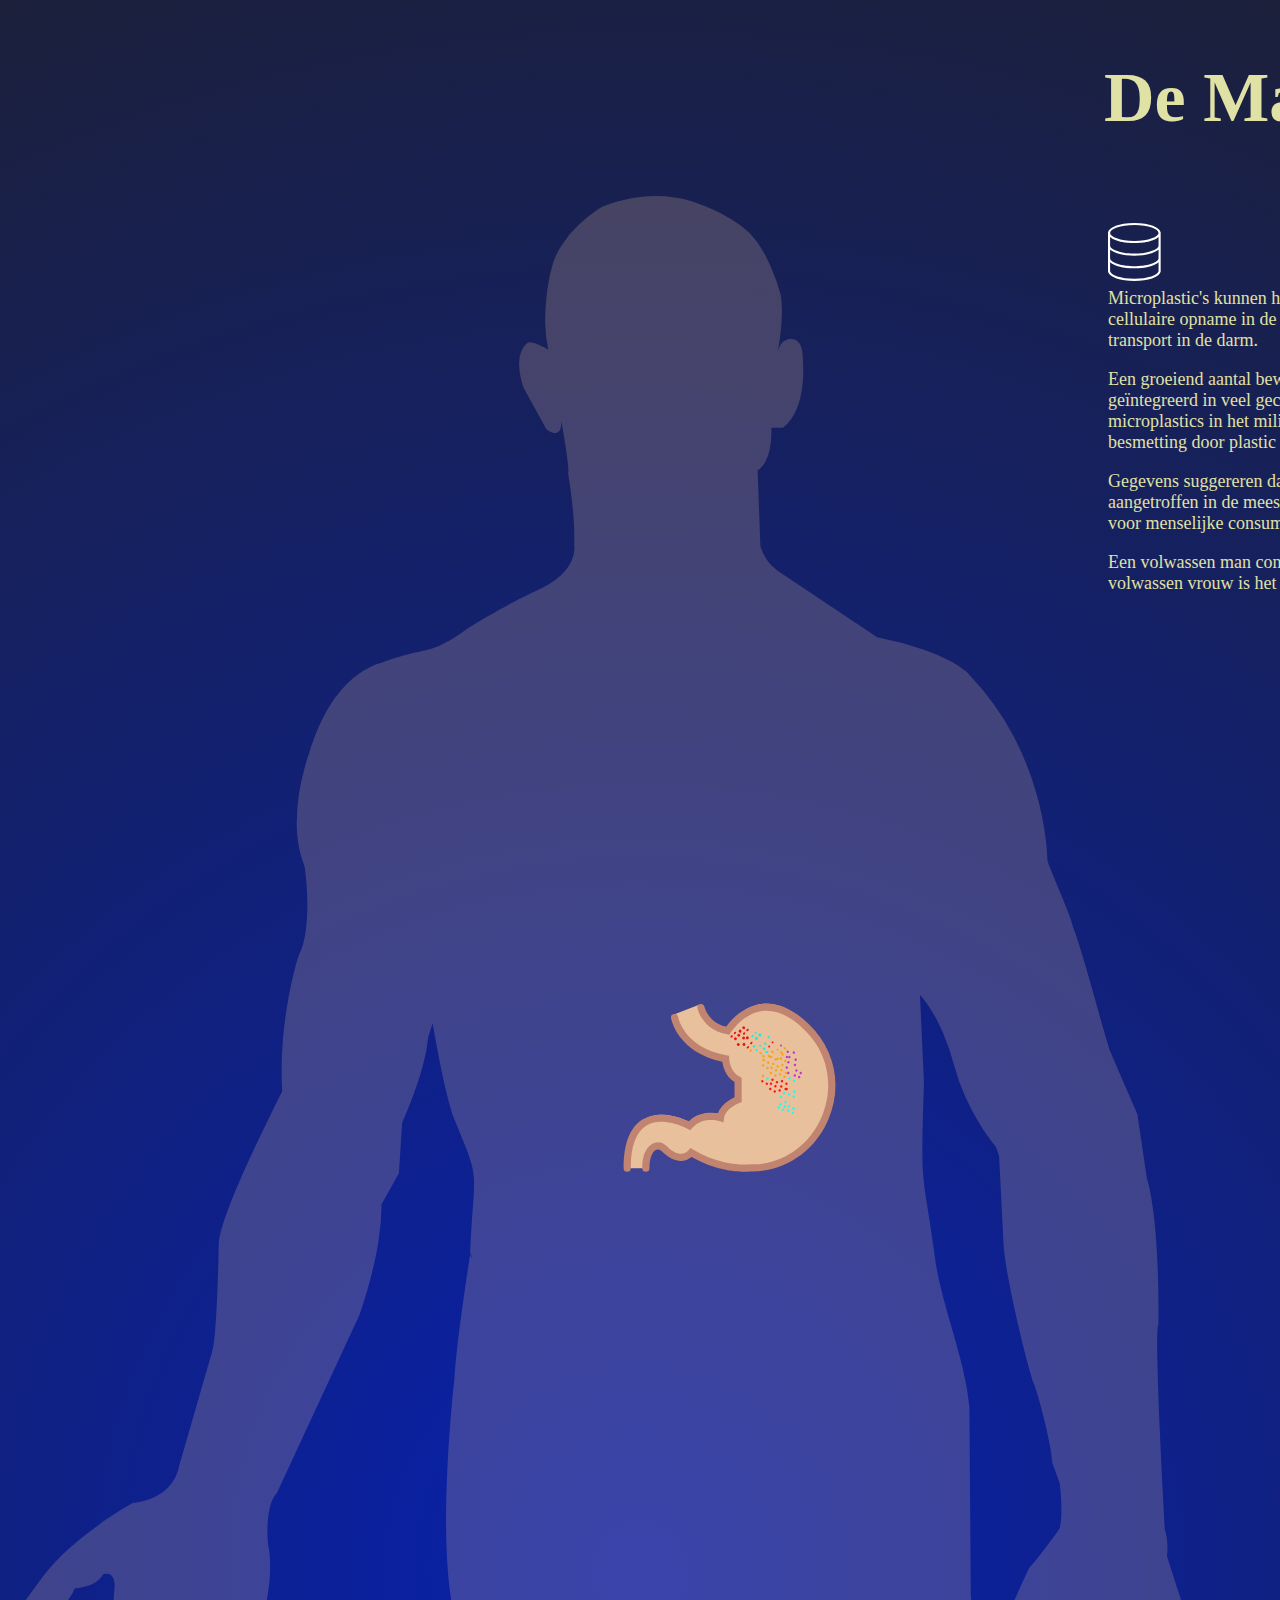
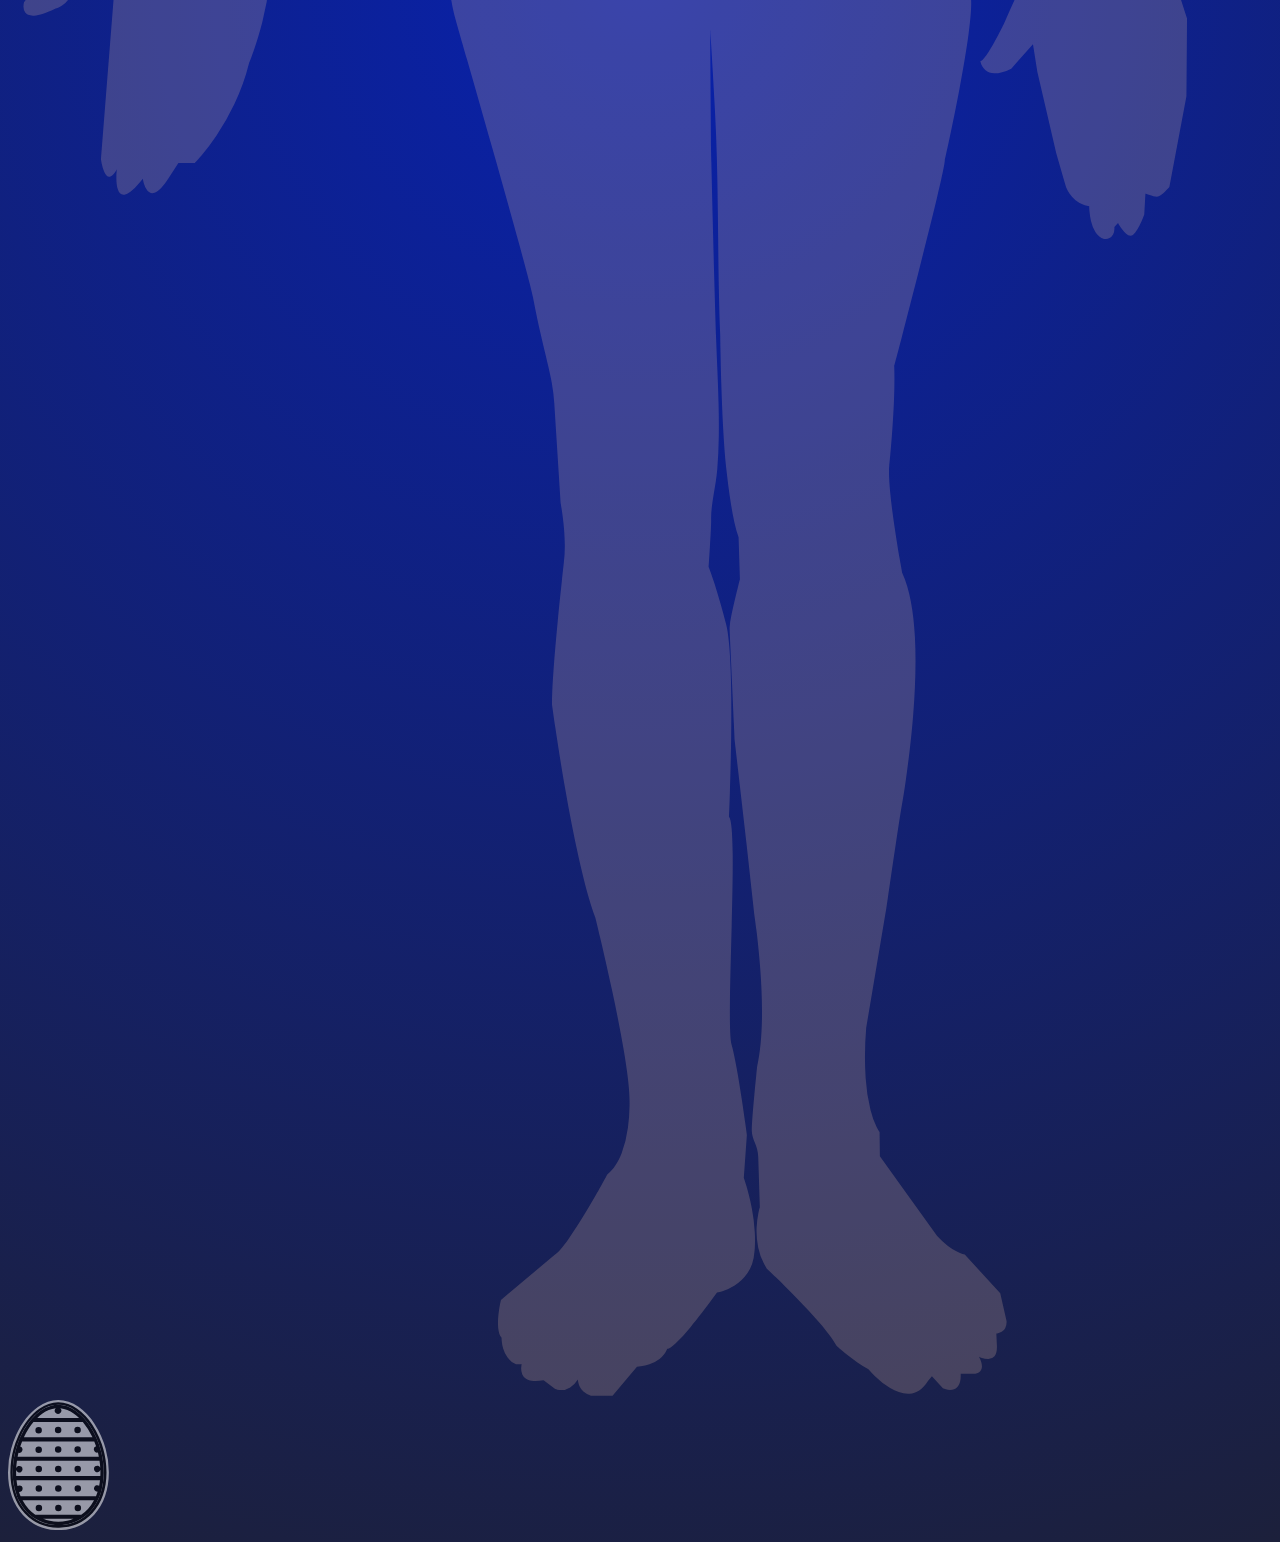
<file: Stumach.html>
<!DOCTYPE html>
<html lang="en">
<head>
    <meta charset="UTF-8">
    <meta http-equiv="X-UA-Compatible" content="IE=edge">
    <meta name="viewport" content="width=device-width, initial-scale=1.0">
    <link rel="stylesheet" href="css/style.css">
    <title>De Maag</title>
</head>
<body style="position: relative;">

<h2>De Maag</h2>

<!-- info rechts -->
<div style="position: absolute; top: 165px; left: 1100px;   width: 300px;">
<svg width="52.681" height="57.949" viewBox="0 0 52.681 57.949">
        <path id="database-svgrepo-com" d="M55.027,8.966C53.807,4.446,44.726,0,28.84,0S3.873,4.446,2.654,8.966a1.032,1.032,0,0,0-.154.516V48.466a.991.991,0,0,0,.123.475C3.868,54.1,15,57.949,28.84,57.949c13.809,0,24.923-3.834,26.209-8.973a1.041,1.041,0,0,0,.132-.51V9.483A1.032,1.032,0,0,0,55.027,8.966ZM52.99,35.807a2.591,2.591,0,0,1-.122.382,3.028,3.028,0,0,1-.151.313,3.568,3.568,0,0,1-.243.389c-.07.1-.149.195-.231.292-.117.138-.241.276-.382.413-.085.083-.179.165-.274.249-.173.151-.353.3-.554.449-.086.064-.179.126-.271.19-.238.164-.487.328-.76.488-.072.043-.149.084-.223.126-.314.177-.642.353-1,.524-.045.022-.093.043-.139.064-.4.186-.808.37-1.25.547l-.038.015a40.844,40.844,0,0,1-9.02,2.286l-.054.007q-1.04.153-2.135.273c-.119.013-.244.021-.365.034-.637.066-1.282.127-1.946.176-.3.022-.622.033-.93.052-.5.03-.994.062-1.506.08-.837.026-1.69.043-2.561.043s-1.725-.017-2.562-.046c-.512-.018-1.006-.052-1.506-.08-.309-.018-.627-.03-.93-.052-.664-.048-1.309-.11-1.946-.176-.12-.013-.245-.021-.365-.034q-1.1-.12-2.135-.273l-.054-.007a40.844,40.844,0,0,1-9.02-2.286l-.038-.015c-.441-.177-.856-.36-1.25-.547-.045-.022-.094-.043-.139-.064-.354-.171-.682-.346-1-.524-.074-.042-.152-.083-.223-.126-.273-.16-.522-.323-.76-.488-.091-.063-.184-.125-.271-.19-.2-.149-.381-.3-.554-.449-.094-.082-.189-.164-.274-.249a5.5,5.5,0,0,1-.382-.413c-.082-.1-.161-.194-.231-.292a3.927,3.927,0,0,1-.243-.389,3.26,3.26,0,0,1-.151-.313,2.554,2.554,0,0,1-.122-.382,2.28,2.28,0,0,1-.082-.508,2.25,2.25,0,0,1,.033-.356,1.05,1.05,0,0,0-.033-.469V26.649c.03.027.066.054.1.081.23.2.464.4.727.6,3.969,3,11.906,5.334,23.409,5.334,11.455,0,19.372-2.314,23.358-5.3a10.726,10.726,0,0,0,.875-.714h0v7.822a1.05,1.05,0,0,0-.033.469,2.132,2.132,0,0,1,.033.356A2.278,2.278,0,0,1,52.99,35.807Zm.083-21.8v7.822a1.05,1.05,0,0,0-.033.469,2.131,2.131,0,0,1,.033.356,2.278,2.278,0,0,1-.083.511,2.591,2.591,0,0,1-.122.382,3.028,3.028,0,0,1-.151.313,3.57,3.57,0,0,1-.243.389c-.07.1-.149.195-.231.292-.117.138-.241.276-.382.413-.085.083-.179.165-.274.249-.173.151-.353.3-.554.449-.086.064-.179.126-.271.19-.238.164-.487.328-.76.488-.072.043-.149.084-.223.126-.314.177-.642.353-1,.524-.045.022-.093.043-.139.064-.4.186-.808.37-1.25.547l-.038.015a40.844,40.844,0,0,1-9.02,2.286l-.054.007q-1.04.153-2.135.273c-.119.013-.244.021-.365.034-.637.066-1.282.127-1.946.176-.3.022-.622.033-.93.052-.5.029-.994.062-1.506.08-.837.026-1.69.043-2.561.043s-1.725-.017-2.562-.046c-.512-.018-1.006-.052-1.506-.08-.309-.018-.627-.03-.93-.052-.664-.048-1.309-.11-1.946-.176-.12-.013-.245-.021-.365-.034q-1.1-.12-2.135-.273l-.054-.007a40.845,40.845,0,0,1-9.02-2.286l-.038-.015c-.441-.177-.856-.36-1.25-.547-.045-.022-.094-.043-.139-.064-.354-.171-.682-.346-1-.524-.074-.042-.152-.083-.223-.126-.273-.16-.522-.323-.76-.488-.091-.063-.184-.125-.271-.19-.2-.149-.381-.3-.554-.449-.094-.082-.189-.164-.274-.249a5.5,5.5,0,0,1-.382-.413c-.082-.1-.161-.194-.231-.292a3.928,3.928,0,0,1-.243-.389,3.259,3.259,0,0,1-.151-.313,2.553,2.553,0,0,1-.122-.382,2.28,2.28,0,0,1-.082-.508A2.249,2.249,0,0,1,4.64,22.3a1.05,1.05,0,0,0-.033-.469V14.006c.126.115.271.228.408.341.076.063.146.126.227.19.316.249.657.494,1.027.733.077.05.163.1.243.148q.465.289.982.567c.127.068.255.136.387.2q.577.294,1.213.571c.07.031.133.062.2.092.494.21,1.019.41,1.565.6.151.054.309.1.464.157q.651.22,1.348.423c.168.048.332.1.5.145.616.171,1.253.333,1.921.483.092.021.191.038.283.058.589.129,1.2.248,1.828.359.213.038.429.074.646.11q.9.147,1.844.27c.162.021.317.045.482.065.784.095,1.6.176,2.429.245.205.017.419.029.628.044q1,.073,2.046.12c.254.012.507.023.766.033.908.031,1.833.053,2.792.053s1.884-.022,2.792-.053c.258-.009.511-.021.766-.033q1.046-.047,2.046-.12c.209-.016.421-.027.628-.044.833-.068,1.645-.151,2.429-.245.164-.02.319-.044.482-.065q.947-.123,1.844-.27c.217-.036.433-.072.646-.11.628-.112,1.239-.231,1.828-.359.093-.02.192-.038.283-.058.668-.15,1.3-.313,1.921-.483.172-.047.336-.1.5-.145q.7-.2,1.348-.423c.155-.053.313-.1.464-.157.546-.194,1.072-.394,1.565-.6.071-.03.134-.061.2-.092q.637-.278,1.213-.571c.132-.067.26-.135.387-.2q.517-.277.982-.567c.08-.05.166-.1.243-.148.37-.239.711-.484,1.027-.733.079-.063.15-.126.227-.19C52.8,14.233,52.947,14.121,53.074,14.006ZM28.84,2.107c14.282,0,24.233,4.164,24.233,7.9s-9.951,7.9-24.233,7.9-24.233-4.164-24.233-7.9S14.559,2.107,28.84,2.107ZM53.074,48.153a1.076,1.076,0,0,0-.034.142c-.6,3.644-10.465,7.546-24.2,7.546s-23.6-3.9-24.2-7.546a1.148,1.148,0,0,0-.034-.138V39.293c.03.027.066.054.1.081.23.2.464.4.727.6,3.969,3,11.906,5.334,23.409,5.334,11.455,0,19.372-2.314,23.358-5.3a10.726,10.726,0,0,0,.875-.714h0Z" transform="translate(-2.5)" fill="#fff"/>
</svg>
</div>
<div style="position: absolute; top: 230px; left: 1100px; width: 500px;"><text>
Microplastic's kunnen het menselijk lichaam binnendringen via cellulaire opname in de longen of darmen, evenals door par cellulair transport in de darm. 
<p>Een groeiend aantal bewijzen suggereert dat microplastics worden geïntegreerd in veel geconsumeerde voedingsmiddelen via dieren die microplastics in het milieu binnenkrijgen,tijdens de productie, en/of besmetting door plastic verpakkingen.</p>
<p> Gegevens suggereren dat microplastics nog steeds zullen worden aangetroffen in de meeste, zo niet alle, artikelen die bedoeld zijn voor menselijke consumptie.</p> 
<p></p>
<p>
Een volwassen man consumeert maximaal 142 MP per dag.
Voor een volwassen vrouw is het 126 MP per dag.
</p>
</text>
</div>

<!-- Persoon svg -->
<svg xmlns="http://www.w3.org/2000/svg" onclick="javascript:location.href='index.html'" width="1262.006" height="2799.67" viewBox="0 0 1262.006 2799.67">
    <g id="persoon" transform="translate(50.131 -24.195)">
      <path id="mens_voor" data-name="mens voor" d="M763.278,231.656h11.416a18.787,18.787,0,0,0,3.834-2.97,41.676,41.676,0,0,0,8.046-11.116,75.745,75.745,0,0,0,7.073-22.534c1.619-9.766,2.217-21.968.937-37.143a21.667,21.667,0,0,0-.261-2.327,24.223,24.223,0,0,0-1.385-5.117,13.5,13.5,0,0,0-3.41-5.114,9.232,9.232,0,0,0-6.336-2.323,8.209,8.209,0,0,0-1.744,0,11.225,11.225,0,0,0-4.054,1.166,12.448,12.448,0,0,0-4.6,4.1,22.425,22.425,0,0,0-3.385,8.817s.444-2.111,1.052-5.649,1.381-8.5,2.04-14.2,1.2-12.141,1.358-18.643a111.33,111.33,0,0,0-.985-18.991s-.479-1.946-1.454-5.226-2.447-7.89-4.433-13.223-4.482-11.376-7.511-17.533a131.751,131.751,0,0,0-10.69-18.179,73.3,73.3,0,0,0-15.422-15.361,133.113,133.113,0,0,0-17.912-11.316c-5.765-3.067-11.018-5.415-14.829-7s-6.18-2.4-6.18-2.4-1.124-.586-3.269-1.466a91.331,91.331,0,0,0-9.4-3.224,118.076,118.076,0,0,0-14.912-3.223A132.839,132.839,0,0,0,647.044,0a130.789,130.789,0,0,0-20.729,1.709A148.577,148.577,0,0,0,609.4,5.469c-4.814,1.368-8.709,2.736-11.4,3.762s-4.18,1.711-4.18,1.711-2.735,1.6-6.949,4.6a147.953,147.953,0,0,0-15.834,13.025,114.874,114.874,0,0,0-17.2,20.318,73.041,73.041,0,0,0-11.008,26.487s-.676,2.73-1.561,7.361-1.98,11.174-2.816,18.793a202.685,202.685,0,0,0-1.261,25.293,124.337,124.337,0,0,0,3.124,26.822s-.754-.465-2-1.163-2.992-1.628-4.972-2.558a53.46,53.46,0,0,0-6.39-2.557A21.488,21.488,0,0,0,520.7,146.2a10.458,10.458,0,0,0-2.5,1.743,18.923,18.923,0,0,0-4.622,6.627,33.523,33.523,0,0,0-2.452,13.621c.023,5.945,1.127,13.412,4.032,22.757l23.176,42.325a21.7,21.7,0,0,0,2.416,1.679,14.794,14.794,0,0,0,5.279,2.082,5.19,5.19,0,0,0,5.186-1.948c1.384-1.813,2.259-5.036,2.132-10.4,0,0,.549,3.12,1.34,7.835s1.825,11.037,2.793,17.428,1.872,12.866,2.4,17.874.682,8.556.15,9.1c0,0,.474,2.7,1.162,7.214s1.591,10.842,2.449,18.09,1.671,15.434,2.178,23.638a218.767,218.767,0,0,1,.337,23.815,17.22,17.22,0,0,1,.229,4.135,29.958,29.958,0,0,1-2.545,10.54,44.011,44.011,0,0,1-10.179,14.147c-5.209,5.007-12.5,10.145-22.695,14.944,0,0-2.821,1.3-7.569,3.62s-11.429,5.647-19.145,9.7-16.479,8.835-25.381,14.047-17.962,10.866-26.262,16.658a121.054,121.054,0,0,1-21.141,12.194,93.723,93.723,0,0,1-17.031,5.416c-5.566,1.279-11.309,2.334-18.095,4.072a179.123,179.123,0,0,0-24.367,8.178,38.723,38.723,0,0,0-7.691,2.58,77.036,77.036,0,0,0-18.733,11.838,115.962,115.962,0,0,0-23.3,27.3c-7.818,12.387-15.319,28.409-21.417,49.124,0,0-1.5,4-3.443,10.729a234.153,234.153,0,0,0-6.11,27.2,182.614,182.614,0,0,0-2.42,36.211c.52,12.746,2.728,25.726,7.693,37.662,0,0,.583,3.8,1.217,9.969s1.32,14.705,1.522,24.161a198.735,198.735,0,0,1-1.385,29.717c-1.306,9.871-3.635,19.206-7.526,26.538,0,0-1.278,3.921-3.128,10.922s-4.278,17.106-6.572,29.458a430.9,430.9,0,0,0-5.787,43.079,366.9,366.9,0,0,0-.726,51.763s-3.936,7.65-9.845,19.589c-5.918,11.957-13.821,28.228-21.738,45.437-7.934,17.246-15.884,35.437-21.856,51.154-5.983,15.748-9.976,29-9.97,36.309,0,0-.1,5.9-.336,14.952s-.6,21.309-1.129,33.983c-.529,12.694-1.221,25.823-2.1,36.615s-1.96,19.267-3.256,22.592l-33.057,114.53a27.427,27.427,0,0,1-1.216,4.967,41,41,0,0,1-5.862,11.307,44.455,44.455,0,0,1-13.836,12.247c-6.312,3.637-14.507,6.526-25.134,7.758,0,0-3.648,1.964-9.624,5.587s-14.293,8.909-23.622,15.548a335.083,335.083,0,0,0-29.752,23.708,213.449,213.449,0,0,0-27.984,30.075l-17.815,24.3a17.239,17.239,0,0,0-.535,3.7,10.415,10.415,0,0,0,1.739,6.685c1.517,1.992,4.25,3.379,9.034,3.057s11.618-2.354,21.333-7.2a10.99,10.99,0,0,0,1.951-.581,21.631,21.631,0,0,0,4.853-2.659,30.387,30.387,0,0,0,6.253-6.108,45.544,45.544,0,0,0,6.149-10.922s1.3-.02,3.366-.264a49.857,49.857,0,0,0,7.983-1.608,36,36,0,0,0,9.425-4.173,22.838,22.838,0,0,0,7.69-7.957,9.068,9.068,0,0,1,1.784-.422,8.541,8.541,0,0,1,3.917.306,6.98,6.98,0,0,1,3.9,3.4c1.058,1.91,1.756,4.731,1.733,8.856L92.937,1563.086s.246,1.987.8,4.632a40.871,40.871,0,0,0,2.666,8.575c1.242,2.628,2.859,4.579,4.913,4.519s4.544-2.132,7.533-7.547c0,0-.387,3.144-.464,7.226s.154,9.106,1.393,12.855,3.485,6.226,7.435,5.208,9.6-5.526,17.633-15.73a34.382,34.382,0,0,0,.937,4.344,20.841,20.841,0,0,0,3.537,7.457c1.733,2.074,4.081,3.271,7.224,2.192s7.076-4.432,11.98-11.451l11.872-18.474h16.562s2.441-2.425,6.341-7.025a225.539,225.539,0,0,0,15.08-20.048,243.2,243.2,0,0,0,17.9-31.5,221.993,221.993,0,0,0,14.824-41.347s1.825-4.4,4.4-11.766,5.9-17.682,8.9-29.533a261.429,261.429,0,0,0,6.967-38.65c1.289-13.438,1.2-26.981-1.332-39.223,0,0-.265-2.323-.452-6.029a137.307,137.307,0,0,1,.008-14.313,83.9,83.9,0,0,1,2.509-16.947c1.479-5.461,3.714-10.428,7.044-13.968l82.063-177.153s1.437-3.875,3.583-10.465,5-15.873,7.828-26.705,5.636-23.171,7.7-35.906a226.655,226.655,0,0,0,3.246-38.138L390.9,977.357l3.352-51.29s1.419-3.011,3.6-8.113,5.122-12.282,8.169-20.63,6.193-17.838,8.794-27.581a178.454,178.454,0,0,0,5.509-29.01l4.331-13.359s.758,4.546,2.047,11.73,3.111,17.03,5.236,27.6,4.559,21.918,7.064,32.06,5.089,19.117,7.509,24.947c6.723,16.2,11.307,27.158,14.337,35.832s4.509,15.068,5.02,22.125.057,14.8-.767,26.2c-.825,11.414-2.023,26.51-2.994,48.313,1.048,2.689,1.574,4.183,1.775,4.912s.074.691-.183.317-.645-1.084-.969-1.7-.583-1.14-.583-1.14-.844,5.268-2.145,13.8-3.065,20.368-4.9,33.468c-1.838,13.122-3.748,27.528-5.341,41.2-1.6,13.691-2.872,26.639-3.436,36.8,0,0-1.223,10.485-2.726,27.343-1.507,16.893-3.3,40.212-4.426,65.825-1.131,25.694-1.6,53.71-.432,79.843,1.167,26.217,3.971,50.526,9.376,68.643,0,0,4.421,15.339,11.146,38.808,6.744,23.537,15.819,55.3,25.085,88.007,9.3,32.839,18.8,66.64,26.307,93.956,7.53,27.406,13.043,48.24,14.32,54.944,2.839,14.908,5.474,27.166,7.858,37.62s4.521,19.123,6.357,26.823,3.377,14.454,4.573,21.1a176.659,176.659,0,0,1,2.514,20.54l6.309,99.5s.424,2.2,1,5.895,1.313,8.907,1.932,14.926,1.125,12.863,1.245,19.823a132.85,132.85,0,0,1-1.068,20.56s-.765,6.763-1.9,17.409-2.655,25.221-4.152,40.8c-1.5,15.6-2.982,32.226-4.05,46.949-1.07,14.748-1.723,27.582-1.56,35.555,0,0,1.261,9.383,3.51,24.423,2.253,15.066,5.5,35.831,9.467,58.552,3.977,22.782,8.68,47.542,13.827,70.483,5.161,23,10.767,44.169,16.527,59.642,0,0,2.043,8.226,5.128,21.3,3.09,13.093,7.228,31.062,11.409,50.516,4.19,19.5,8.425,40.5,11.687,59.555,3.269,19.1,5.56,36.251,5.846,47.969,0,0,.2,3.51.115,9.1a178.482,178.482,0,0,1-1.633,21.6,113.439,113.439,0,0,1-6.364,25.543c-3.244,8.218-7.775,15.649-14.089,20.846,0,0-2.447,4.527-6.334,11.445s-9.222,16.246-14.988,25.826-11.978,19.44-17.6,27.392-10.666,14.018-14.094,16.008l-53.493,44.981s-.444,1.819-.988,4.683-1.191,6.779-1.6,10.967a64.574,64.574,0,0,0-.146,12.621c.422,3.968,1.43,7.435,3.367,9.625a29.454,29.454,0,0,0,.138,3.206,39.239,39.239,0,0,0,1.43,7.559,28.81,28.81,0,0,0,4.249,8.824,21.312,21.312,0,0,0,8.6,6.992h5.708a17.009,17.009,0,0,0-.5,3.2,14.613,14.613,0,0,0,.993,6.664,10.349,10.349,0,0,0,6.218,5.7c3.359,1.249,8.21,1.6,15.175.313l11.605,8.821a12.3,12.3,0,0,0,2.158.642,17.251,17.251,0,0,0,12.823-2.3,25.126,25.126,0,0,0,7.7-7.894,13.523,13.523,0,0,0,.207,2,18.887,18.887,0,0,0,1.433,4.682,16.73,16.73,0,0,0,3.878,5.383,18.374,18.374,0,0,0,7.542,4.1h21.617l24.407-29a34.938,34.938,0,0,0,3.731-.333,46.732,46.732,0,0,0,8.746-2.051,34.181,34.181,0,0,0,10.086-5.341,24.761,24.761,0,0,0,7.752-10.2s.326.32,1.512-.159,3.234-1.759,6.675-4.957a179.3,179.3,0,0,0,15.03-16.454c6.75-8.136,15.414-19.291,26.516-34.567a41.441,41.441,0,0,0,5.449-1.442,54.764,54.764,0,0,0,12.192-5.73,43.257,43.257,0,0,0,12.7-12.119,41.892,41.892,0,0,0,6.971-20.581s.3-1.854.5-5.345a133.8,133.8,0,0,0-.044-15.158,185.858,185.858,0,0,0-2.905-23.639,226.457,226.457,0,0,0-8.066-30.776l3.06-42.929s-.564-4.281-1.508-11.045-2.266-15.99-3.784-25.9-3.227-20.475-4.951-29.942-3.457-17.81-5.025-23.285-1.891-21.935-1.651-43.677c.239-21.688,1.038-48.6,1.718-75.1.679-26.412,1.24-52.408,1.014-72.439-.226-19.985-1.236-34.06-3.7-36.728,0,0,.431-9.754.923-24.963.492-15.183,1.044-35.783,1.291-57.525.246-21.687.187-44.5-.539-64.24-.725-19.689-2.116-36.325-4.535-45.743s-4.722-17.719-6.82-24.888-3.985-13.191-5.572-18.043-2.871-8.527-3.759-10.991-1.38-3.716-1.38-3.716.176-2.516.435-6.4.6-9.129.938-14.593.663-11.138.891-15.89.358-8.573.3-10.333a82.308,82.308,0,0,1,.562-11.545c.445-4.086,1.1-8.367,1.808-12.7s1.475-8.726,2.146-13.038,1.246-8.539,1.577-12.553c.881-10.7,1.346-21.537,1.525-32.446s.071-21.859-.193-32.818-.684-21.886-1.133-32.75-.925-21.623-1.3-32.248c-.6-16.883-1.226-37.424-1.828-58.835-.6-21.356-1.177-43.572-1.679-63.9-.5-20.281-.93-38.693-1.236-52.526-.306-13.811-.49-23.073-.5-25.09l-.764-110.279s.29,4.512.747,11.85,1.081,17.525,1.749,28.853c.669,11.343,1.382,23.839,2.015,35.786.633,11.964,1.186,23.376,1.533,32.518.618,16.3,1.017,33.145,1.308,50.156.292,17.047.475,34.259.662,51.245.187,17.022.377,33.817.683,49.99.306,16.2.728,31.782,1.379,46.333,0,0,.064,5.453.234,14.318s.45,21.176.88,34.858c.431,13.705,1.014,28.8,1.794,43.223.781,14.448,1.759,28.217,2.977,39.225.651,5.885,1.383,12.174,2.207,18.559s1.742,12.874,2.764,19.144,2.151,12.332,3.4,17.861a127.6,127.6,0,0,0,4.1,14.694l1.333,42.035s-.659,2.509-1.644,6.4-2.3,9.184-3.6,14.735-2.6,11.376-3.559,16.334a64.575,64.575,0,0,0-1.5,11.158c.065,2.1.409,10.12.888,20.973s1.1,24.584,1.705,38.06c.61,13.5,1.213,26.75,1.663,36.636s.749,16.415.749,16.415l11.821,102.881,7.822,71.365s.948,6.07,2.18,16.017,2.753,23.809,3.893,39.356c1.142,15.574,1.9,32.856,1.613,49.624-.291,16.8-1.638,33.085-4.714,46.606,0,0-.359,3.408-.894,8.678s-1.245,12.413-1.946,19.87-1.394,15.243-1.892,21.784-.8,11.848-.722,14.344a25.733,25.733,0,0,0,1.088,6.634c.591,2,1.353,3.848,2.118,5.767a52.831,52.831,0,0,1,2.132,6.175,34.5,34.5,0,0,1,1.13,7.86l1.593,50.233s-.68,2.114-1.421,5.713a92.21,92.21,0,0,0-1.79,14.64,80.105,80.105,0,0,0,1.561,19.814,62.341,62.341,0,0,0,8.649,21.218s3.539,3.308,9.05,8.646,13,12.717,20.9,20.85,16.219,17.039,23.366,25.411,13.136,16.231,16.364,22.261c0,0,1.106,1.005,2.987,2.628s4.538,3.864,7.64,6.334,6.652,5.17,10.315,7.71a100.919,100.919,0,0,0,11,6.754,91.367,91.367,0,0,0,6.264,6.678,85.739,85.739,0,0,0,15.414,12.121c6.1,3.627,12.875,6.175,19.47,5.658s13.005-4.1,18.373-12.729l3.935-4.768,10.984,12.116a18.846,18.846,0,0,0,2.923,1.01,15.791,15.791,0,0,0,6.356.458,8.739,8.739,0,0,0,6.169-3.949c1.622-2.478,2.609-6.331,2.358-12.2h14.606a7.9,7.9,0,0,0,1.75-.369,7.307,7.307,0,0,0,3.224-2.021,7.061,7.061,0,0,0,1.662-5.042c-.044-2.336-.853-5.4-2.934-9.429a22.838,22.838,0,0,0,2.926,1.167,18.8,18.8,0,0,0,6.371,1.031,8.09,8.09,0,0,0,6.2-2.813c1.636-1.99,2.64-5.236,2.41-10.356l-.558-12.421a9.745,9.745,0,0,0,1.675-.194,11.518,11.518,0,0,0,3.643-1.356,9.326,9.326,0,0,0,3.536-3.681,13.648,13.648,0,0,0,1.357-7.164l-6.319-27.667-35.5-38.795a19.905,19.905,0,0,1-2.265-.644,43.473,43.473,0,0,1-6.075-2.61,60.909,60.909,0,0,1-8.8-5.593,77.9,77.9,0,0,1-10.438-9.586l-57.279-79.775-.309-24.3a28.178,28.178,0,0,1-2.98-4.949,85.359,85.359,0,0,1-6.078-16.964,179.318,179.318,0,0,1-4.887-32.1,340.852,340.852,0,0,1,.566-50.242l20.156-119.712s.552-3.843,1.469-10.173,2.2-15.132,3.662-25.067,3.1-20.969,4.739-31.793,3.265-21.4,4.71-30.437c0,0,2.015-10.862,4.549-28.179,2.529-17.282,5.57-40.966,7.638-66.666,2.061-25.623,3.154-53.238,1.808-78.532-1.342-25.219-5.109-48.146-12.763-64.537,0,0-.974-5.22-2.392-13.43s-3.277-19.381-5.053-31.315c-1.773-11.916-3.462-24.583-4.543-35.791s-1.553-20.939-.9-27.045c0,0,.406-3.876.991-10.273s1.347-15.3,2.061-25.366,1.377-21.266,1.766-32.287.5-21.827.118-31.124c0,0,3.231-12.3,8.06-30.9,4.818-18.556,11.221-43.354,17.589-68.44,6.349-25.01,12.662-50.305,17.349-70.034,4.675-19.682,7.738-33.85,7.609-36.712,0,0,1.909-8.463,4.7-21.617,2.788-13.133,6.453-30.927,9.975-49.629,3.514-18.659,6.884-38.216,9.1-54.968,2.212-16.717,3.278-30.652,2.193-38.136l-1.345-188.551a272.458,272.458,0,0,0-6.758-38.784c-3.165-13.249-7.018-26.749-10.883-40.233-3.859-13.461-7.729-26.9-10.94-40.067a280.114,280.114,0,0,1-6.97-38.318c-3.049-21.432-5.4-35.852-7.156-47.139-1.756-11.27-2.923-19.425-3.609-28.3s-.888-18.444-.713-32.548c.174-14.079.725-32.65,1.546-59.463L911.982,799s1.33,1.337,3.518,4.085a122.165,122.165,0,0,1,8.672,12.557,172.485,172.485,0,0,1,11.012,21.505,216.617,216.617,0,0,1,10.534,30.965,207.486,207.486,0,0,0,11.827,33.1,243.037,243.037,0,0,0,13.876,26.184c4.484,7.35,8.577,13.2,11.55,17.21s4.827,6.187,4.827,6.187l3.288,8.852,4.374,87.229c.419,8.357,2.173,20.461,4.653,34.128,2.484,13.691,5.7,28.955,9.028,43.59,3.336,14.662,6.789,28.689,9.74,39.856,2.954,11.182,5.4,19.486,6.722,22.675s3.084,8.656,5,15.335,3.994,14.584,5.933,22.625,3.745,16.24,5.121,23.493a148.235,148.235,0,0,1,2.551,17.869l7.49,20.88s.241,1.806.542,4.766.665,7.077.909,11.7.37,9.747.2,14.72a72.953,72.953,0,0,1-1.6,13.82s-.982,1.43-2.687,3.837-4.135,5.792-7.03,9.7-6.261,8.347-9.833,12.853-7.356,9.087-11.086,13.281c0,0-1.12,2.407-2.915,6.292s-4.268,9.253-6.971,15.168-5.64,12.389-8.359,18.475-5.225,11.794-7.063,16.174c0,0-1.121,2.307-2.888,5.77s-4.184,8.084-6.773,12.707-5.353,9.254-7.812,12.727-4.616,5.792-5.989,5.792a15.66,15.66,0,0,0,4.91,8.957,14.12,14.12,0,0,0,9.319,3.243c4.222.059,9.676-1.2,16.711-4.658l21.693-24.5,4.344,27.647,18.93,81.577,9.381,32.474a22.2,22.2,0,0,0,.907,2.368,34.319,34.319,0,0,0,3.1,5.572,31.457,31.457,0,0,0,5.875,6.474,27.912,27.912,0,0,0,9.222,5.068l4.5.956s-.017,1.76.193,4.47a66.892,66.892,0,0,0,1.556,10.179,36.422,36.422,0,0,0,4.388,11.033,15.726,15.726,0,0,0,8.688,7.012,9.562,9.562,0,0,0,1.717-.005,10.413,10.413,0,0,0,3.724-1,8.08,8.08,0,0,0,3.587-3.467,13.771,13.771,0,0,0,1.309-7.4l3.63-4.172s.415.8,1.131,2a50.883,50.883,0,0,0,2.935,4.408,26.064,26.064,0,0,0,4.05,4.411,7.4,7.4,0,0,0,4.475,2.006c1.485,0,3.081-1.324,4.639-3.309a45.259,45.259,0,0,0,4.413-7.276c1.334-2.644,2.482-5.288,3.3-7.27s1.3-3.3,1.3-3.3l1.168-21.1s.456.2,1.205.5,1.791.7,2.963,1.1,2.473.8,3.741,1.1a16.067,16.067,0,0,0,3.539.5,7.505,7.505,0,0,0,3.7-1.5,33.773,33.773,0,0,0,4.095-3.3c1.3-1.2,2.471-2.4,3.316-3.295s1.366-1.5,1.366-1.5l17.073-90.749.606-77.884-20.105-62.274s.132-.853.263-2.346.26-3.624.254-6.181a70.419,70.419,0,0,0-.554-8.731,57.377,57.377,0,0,0-2.159-10s-.707-12.549-1.688-31.423c-.979-18.83-2.229-43.926-3.324-69.116-1.091-25.112-2.026-50.316-2.383-69.55-.356-19.188-.138-32.464,1.077-33.82,0,0,.12-6.44.086-16.8s-.22-24.58-.83-40.195c-.609-15.585-1.641-32.536-3.364-48.364-1.72-15.8-4.13-30.478-7.5-41.582l-9.495-64.248s-1.4-3.191-3.559-8.15-5.093-11.675-8.165-18.735-6.28-14.448-9.01-20.768-4.976-11.56-6.125-14.325-3.508-10.623-6.542-21.186-6.73-23.789-10.567-37.351c-3.83-13.538-7.8-27.395-11.371-39.223-3.569-11.81-6.751-21.6-9.021-27.051-.433-2.677-2.212-7.878-4.644-14.252s-5.512-13.9-8.556-21.263-6.045-14.525-8.326-20.182-3.837-9.794-3.989-11.086c-.085-1.562-.244-9.016-1.638-20.565a302.824,302.824,0,0,0-9.013-45.012,296.4,296.4,0,0,0-23.211-58.5,270.062,270.062,0,0,0-44.12-61.232,24.077,24.077,0,0,0-3.619-3.71,79.05,79.05,0,0,0-13.723-9.318A178.925,178.925,0,0,0,916,453.727a359.729,359.729,0,0,0-46.78-12.4l-97.782-65.421a58.8,58.8,0,0,1-6.235-4.9,41.67,41.67,0,0,1-5.122-5.569,43.376,43.376,0,0,1-4.2-6.757,63.05,63.05,0,0,1-3.479-8.463l-2.772-76a10.7,10.7,0,0,0,2.321-1.58,23.6,23.6,0,0,0,5.013-6.187,43.643,43.643,0,0,0,4.758-12.951,88.772,88.772,0,0,0,1.562-21.843Z" transform="translate(-50.131 24.195)" fill="rgba(227,187,163,0.45)" opacity="0.5"/>
    </g>
    <g id="Maag" transform="translate(615.619 804.055)" opacity="0.9">
      <path id="Path_1" data-name="Path 1" d="M179.259,26.424C131.244-19.61,100.7,30.6,100.7,30.6,78.189,26.724,74.032,7.347,74.032,7.347L48.4,17.481s5.963,32.791,50.973,41.136c0,0,.469,15.2,12.52,21.166V99.457S95.8,105.42,94.3,117.639c0,0-18.78-6.26-31,8.048,0,0-62.3-33.932-62.3,42.353H18.884c0-21.541,11.858-26.027,18.182-19.7,17.206,17.206,27.125,4.174,27.125,4.174,31.9,19.077,59.022,15.2,59.022,15.2C192.641,169.807,234.9,79.768,179.259,26.424Z" transform="translate(3.239 -3.41)" fill="#fbce9d"/>
      <path id="Path_2" data-name="Path 2" d="M106.5,174.221c-10,0-29.715-1.95-52.086-14.673a17.034,17.034,0,0,1-9.59,3.817c-6.686.429-13.571-2.887-20.6-9.912a4.635,4.635,0,0,0-5.219-1.234c-3.316,1.381-6.857,6.936-6.857,18.411a3.577,3.577,0,0,1-7.154,0c0-18.361,7.884-23.609,11.275-25.015A11.816,11.816,0,0,1,29.292,148.4c5.376,5.376,10.574,8.134,14.941,7.834a9.864,9.864,0,0,0,6.832-3.334l1.95-2.447,2.708,1.57c30.316,18.136,56.425,14.773,56.686,14.73l.3-.043.308.007c30.97,1.041,59.036-17.921,71.667-48.029,10.073-24.013,10.581-59.5-18.207-87.109-14.348-13.757-28.341-19.878-41.6-18.154-19.524,2.522-31.307,21.42-31.425,21.613L92.181,37.1l-2.393-.4C65.174,32.465,60.416,11.564,60.223,10.677A3.578,3.578,0,0,1,67.216,9.16c.157.7,3.77,15.846,21.545,20.035,4-5.6,16.2-20.375,35.131-22.854,15.514-2.028,31.521,4.725,47.532,20.078,26.274,25.19,33.882,61.608,19.856,95.036-13.747,32.766-44.474,53.18-78.191,52.422A53.805,53.805,0,0,1,106.5,174.221Z" transform="translate(13.667 -5.99)" fill="none"/>
      <path id="Path_3" data-name="Path 3" d="M3.577,166.642A3.576,3.576,0,0,1,0,163.065c0-24.807,6.485-41.237,19.273-48.834,16.691-9.912,38.461-1.341,45.808,2.093,10.052-9.88,22.872-9.129,29.15-7.973,3.094-8.889,12.287-14.154,16.658-16.218V76.907c-8.907-5.523-11.482-15.385-12.223-20.271-44.524-9.447-50.955-42.081-51.213-43.49a3.577,3.577,0,0,1,7.036-1.291h0c.233,1.245,6.253,30.512,48.108,38.271l2.833.526.089,2.883c0,.118.6,13.156,10.531,18.068l1.992.98V96.957l-2.329.873c-.143.054-14.079,5.383-15.285,15.263l-.529,4.346-4.153-1.388c-.665-.211-16.687-5.262-27.15,6.979l-1.878,2.2-2.547-1.381c-.247-.136-24.832-13.242-41.258-3.463-10.459,6.228-15.761,20.586-15.761,42.678A3.578,3.578,0,0,1,3.577,166.642Z" transform="translate(0 1.508)" fill="none"/>
      <path id="Path_1-2" data-name="Path 1" d="M179.259,26.424C131.244-19.61,100.7,30.6,100.7,30.6,78.189,26.724,74.032,7.347,74.032,7.347L48.4,17.481s5.963,32.791,50.973,41.136c0,0,.469,15.2,12.52,21.166V99.457S95.8,105.42,94.3,117.639c0,0-18.78-6.26-31,8.048,0,0-62.3-33.932-62.3,42.353H18.884c0-21.541,11.858-26.027,18.182-19.7,17.206,17.206,27.125,4.174,27.125,4.174,31.9,19.077,59.022,15.2,59.022,15.2C192.641,169.807,234.9,79.768,179.259,26.424Z" transform="translate(3.239 0.099)" fill="#fbce9d"/>
      <path id="Path_2-2" data-name="Path 2" d="M106.5,174.221c-10,0-29.715-1.95-52.086-14.673a17.034,17.034,0,0,1-9.59,3.817c-6.686.429-13.571-2.887-20.6-9.912a4.635,4.635,0,0,0-5.219-1.234c-3.316,1.381-6.857,6.936-6.857,18.411a3.577,3.577,0,0,1-7.154,0c0-18.361,7.884-23.609,11.275-25.015A11.816,11.816,0,0,1,29.292,148.4c5.376,5.376,10.574,8.134,14.941,7.834a9.864,9.864,0,0,0,6.832-3.334l1.95-2.447,2.708,1.57c30.316,18.136,56.425,14.773,56.686,14.73l.3-.043.308.007c30.97,1.041,59.036-17.921,71.667-48.029,10.073-24.013,10.581-59.5-18.207-87.109-14.348-13.757-28.341-19.878-41.6-18.154-19.524,2.522-31.307,21.42-31.425,21.613L92.181,37.1l-2.393-.4C65.174,32.465,60.416,11.564,60.223,10.677A3.578,3.578,0,0,1,67.216,9.16c.157.7,3.77,15.846,21.545,20.035,4-5.6,16.2-20.375,35.131-22.854,15.514-2.028,31.521,4.725,47.532,20.078,26.274,25.19,33.882,61.608,19.856,95.036-13.747,32.766-44.474,53.18-78.191,52.422A53.805,53.805,0,0,1,106.5,174.221Z" transform="translate(13.667 -2.481)" fill="#cf8c6d"/>
      <path id="Path_3-2" data-name="Path 3" d="M3.577,166.642A3.576,3.576,0,0,1,0,163.065c0-24.807,6.485-41.237,19.273-48.834,16.691-9.912,38.461-1.341,45.808,2.093,10.052-9.88,22.872-9.129,29.15-7.973,3.094-8.889,12.287-14.154,16.658-16.218V76.907c-8.907-5.523-11.482-15.385-12.223-20.271-44.524-9.447-50.955-42.081-51.213-43.49a3.577,3.577,0,0,1,7.036-1.291h0c.233,1.245,6.253,30.512,48.108,38.271l2.833.526.089,2.883c0,.118.6,13.156,10.531,18.068l1.992.98V96.957l-2.329.873c-.143.054-14.079,5.383-15.285,15.263l-.529,4.346-4.153-1.388c-.665-.211-16.687-5.262-27.15,6.979l-1.878,2.2-2.547-1.381c-.247-.136-24.832-13.242-41.258-3.463-10.459,6.228-15.761,20.586-15.761,42.678A3.578,3.578,0,0,1,3.577,166.642Z" transform="translate(0 5.017)" fill="#cf8c6d"/>
    </g>
    <g id="cirkels" transform="translate(-181.994 -235.521)">
      <ellipse id="Ellipse_192" data-name="Ellipse 192" cx="1.448" cy="0.965" rx="1.448" ry="0.965" transform="matrix(0.695, -0.719, 0.719, 0.695, 903.924, 1076.318)" fill="#ef1212"/>
      <circle id="Ellipse_232" data-name="Ellipse 232" cx="1.206" cy="1.206" r="1.206" transform="translate(950.988 1096.635) rotate(26)" fill="#f7a409"/>
      <circle id="Ellipse_212" data-name="Ellipse 212" cx="0.965" cy="0.965" r="0.965" transform="matrix(0.695, -0.719, 0.719, 0.695, 929.279, 1089.656)" fill="#12efde"/>
      <circle id="Ellipse_202" data-name="Ellipse 202" cx="1.448" cy="1.448" r="1.448" transform="matrix(0.695, -0.719, 0.719, 0.695, 915.926, 1083.962)" fill="#ef1212"/>
      <ellipse id="Ellipse_222" data-name="Ellipse 222" cx="0.965" cy="1.448" rx="0.965" ry="1.448" transform="matrix(0.695, -0.719, 0.719, 0.695, 941.25, 1095.332)" fill="#f7a409"/>
      <circle id="Ellipse_196" data-name="Ellipse 196" cx="1.448" cy="1.448" r="1.448" transform="matrix(0.695, -0.719, 0.719, 0.695, 912.019, 1070.715)" fill="#ef1212"/>
      <ellipse id="Ellipse_213" data-name="Ellipse 213" cx="0.965" cy="1.448" rx="0.965" ry="1.448" transform="matrix(0.695, -0.719, 0.719, 0.695, 937.543, 1082.872)" fill="#12efde"/>
      <ellipse id="Ellipse_203" data-name="Ellipse 203" cx="1.448" cy="0.965" rx="1.448" ry="0.965" transform="matrix(0.695, -0.719, 0.719, 0.695, 924.857, 1075.953)" fill="#12efde"/>
      <circle id="Ellipse_224" data-name="Ellipse 224" cx="0.965" cy="0.965" r="0.965" transform="matrix(0.695, -0.719, 0.719, 0.695, 950.209, 1089.29)" fill="#f7a409"/>
      <circle id="Ellipse_194" data-name="Ellipse 194" cx="1.448" cy="1.448" r="1.448" transform="matrix(0.695, -0.719, 0.719, 0.695, 907.372, 1078.306)" fill="#ef1212"/>
      <ellipse id="Ellipse_214" data-name="Ellipse 214" cx="0.965" cy="1.448" rx="0.965" ry="1.448" transform="matrix(0.695, -0.719, 0.719, 0.695, 932.818, 1092.139)" fill="#f7a409"/>
      <ellipse id="Ellipse_204" data-name="Ellipse 204" cx="1.448" cy="0.965" rx="1.448" ry="0.965" transform="matrix(0.695, -0.719, 0.719, 0.695, 920.168, 1087.198)" fill="#ef1212"/>
      <ellipse id="Ellipse_197" data-name="Ellipse 197" cx="1.448" cy="0.965" rx="1.448" ry="0.965" transform="matrix(0.695, -0.719, 0.719, 0.695, 916.437, 1073.369)" fill="#ef1212"/>
      <circle id="Ellipse_215" data-name="Ellipse 215" cx="0.965" cy="0.965" r="0.965" transform="matrix(0.695, -0.719, 0.719, 0.695, 941.779, 1086.103)" fill="#ef1212"/>
      <circle id="Ellipse_205" data-name="Ellipse 205" cx="1.448" cy="1.448" r="1.448" transform="matrix(0.695, -0.719, 0.719, 0.695, 928.388, 1077.939)" fill="#12efde"/>
      <ellipse id="Ellipse_228" data-name="Ellipse 228" cx="0.965" cy="1.448" rx="0.965" ry="1.448" transform="matrix(0.695, -0.719, 0.719, 0.695, 953.753, 1091.774)" fill="#f7a409"/>
      <circle id="Ellipse_200" data-name="Ellipse 200" cx="1.448" cy="1.448" r="1.448" transform="matrix(0.695, -0.719, 0.719, 0.695, 910.203, 1084.062)" fill="#ef1212"/>
      <ellipse id="Ellipse_216" data-name="Ellipse 216" cx="0.965" cy="1.448" rx="0.965" ry="1.448" transform="matrix(0.695, -0.719, 0.719, 0.695, 935.668, 1095.43)" fill="#f7a409"/>
      <ellipse id="Ellipse_208" data-name="Ellipse 208" cx="1.448" cy="0.965" rx="1.448" ry="0.965" transform="matrix(0.695, -0.719, 0.719, 0.695, 923.018, 1090.488)" fill="#f7a409"/>
      <ellipse id="Ellipse_193" data-name="Ellipse 193" cx="1.448" cy="0.965" rx="1.448" ry="0.965" transform="matrix(0.695, -0.719, 0.719, 0.695, 907.276, 1072.846)" fill="#ef1212"/>
      <circle id="Ellipse_217" data-name="Ellipse 217" cx="0.965" cy="0.965" r="0.965" transform="matrix(0.695, -0.719, 0.719, 0.695, 932.695, 1085.428)" fill="#12efde"/>
      <circle id="Ellipse_206" data-name="Ellipse 206" cx="1.448" cy="1.448" r="1.448" transform="matrix(0.695, -0.719, 0.719, 0.695, 919.303, 1077.415)" fill="#ef1212"/>
      <ellipse id="Ellipse_223" data-name="Ellipse 223" cx="0.965" cy="1.448" rx="0.965" ry="1.448" transform="matrix(0.695, -0.719, 0.719, 0.695, 944.667, 1091.097)" fill="#f7a409"/>
      <circle id="Ellipse_198" data-name="Ellipse 198" cx="1.448" cy="1.448" r="1.448" transform="matrix(0.695, -0.719, 0.719, 0.695, 915.634, 1067.238)" fill="#ef1212"/>
      <ellipse id="Ellipse_218" data-name="Ellipse 218" cx="0.965" cy="1.448" rx="0.965" ry="1.448" transform="matrix(0.695, -0.719, 0.719, 0.695, 940.919, 1076.355)" fill="#12efde"/>
      <circle id="Ellipse_209" data-name="Ellipse 209" cx="0.965" cy="0.965" r="0.965" transform="matrix(0.695, -0.719, 0.719, 0.695, 928.282, 1072.479)" fill="#12efde"/>
      <circle id="Ellipse_225" data-name="Ellipse 225" cx="0.965" cy="0.965" r="0.965" transform="matrix(0.695, -0.719, 0.719, 0.695, 953.625, 1085.063)" fill="#bd36d5"/>
      <circle id="Ellipse_195" data-name="Ellipse 195" cx="1.448" cy="1.448" r="1.448" transform="matrix(0.695, -0.719, 0.719, 0.695, 910.725, 1074.834)" fill="#ef1212"/>
      <ellipse id="Ellipse_219" data-name="Ellipse 219" cx="0.965" cy="1.448" rx="0.965" ry="1.448" transform="matrix(0.695, -0.719, 0.719, 0.695, 936.235, 1087.905)" fill="#12efde"/>
      <ellipse id="Ellipse_207" data-name="Ellipse 207" cx="1.448" cy="0.965" rx="1.448" ry="0.965" transform="matrix(0.695, -0.719, 0.719, 0.695, 923.584, 1082.963)" fill="#ef1212"/>
      <ellipse id="Ellipse_199" data-name="Ellipse 199" cx="1.448" cy="0.965" rx="1.448" ry="0.965" transform="matrix(0.695, -0.719, 0.719, 0.695, 919.866, 1069.896)" fill="#ef1212"/>
      <circle id="Ellipse_220" data-name="Ellipse 220" cx="0.965" cy="0.965" r="0.965" transform="matrix(0.695, -0.719, 0.719, 0.695, 945.194, 1081.876)" fill="#ef1212"/>
      <circle id="Ellipse_211" data-name="Ellipse 211" cx="1.448" cy="1.448" r="1.448" transform="matrix(0.695, -0.719, 0.719, 0.695, 931.818, 1074.466)" fill="#12efde"/>
      <ellipse id="Ellipse_229" data-name="Ellipse 229" cx="0.965" cy="1.448" rx="0.965" ry="1.448" transform="matrix(0.695, -0.719, 0.719, 0.695, 957.168, 1087.54)" fill="#f7a409"/>
      <circle id="Ellipse_201" data-name="Ellipse 201" cx="1.448" cy="1.448" r="1.448" transform="matrix(0.695, -0.719, 0.719, 0.695, 915.516, 1077.481)" fill="#ef1212"/>
      <ellipse id="Ellipse_221" data-name="Ellipse 221" cx="0.965" cy="1.448" rx="0.965" ry="1.448" transform="matrix(0.695, -0.719, 0.719, 0.695, 939.084, 1091.195)" fill="#12efde"/>
      <ellipse id="Ellipse_210" data-name="Ellipse 210" cx="1.448" cy="0.965" rx="1.448" ry="0.965" transform="matrix(0.695, -0.719, 0.719, 0.695, 926.434, 1086.254)" fill="#12efde"/>
      <circle id="Ellipse_272" data-name="Ellipse 272" cx="1.206" cy="1.206" r="1.206" transform="translate(949.298 1132.571) rotate(-155)" fill="#ff1212"/>
      <circle id="Ellipse_242" data-name="Ellipse 242" cx="1.206" cy="1.206" r="1.206" transform="translate(955.445 1119.075) rotate(26)" fill="#ff1212"/>
      <circle id="Ellipse_282" data-name="Ellipse 282" cx="1.206" cy="1.206" r="1.206" transform="translate(950.129 1100.565) rotate(-155)" fill="#f7a409"/>
      <circle id="Ellipse_243" data-name="Ellipse 243" cx="1.206" cy="1.206" r="1.206" transform="translate(955.817 1102.921) rotate(26)" fill="#f7a409"/>
      <circle id="Ellipse_283" data-name="Ellipse 283" cx="1.206" cy="1.206" r="1.206" transform="translate(949.994 1116.725) rotate(-155)" fill="#f7a409"/>
      <circle id="Ellipse_262" data-name="Ellipse 262" cx="1.206" cy="1.206" r="1.206" transform="translate(954.519 1134.904) rotate(26)" fill="#12fff6"/>
      <circle id="Ellipse_234" data-name="Ellipse 234" cx="1.206" cy="1.206" r="1.206" transform="translate(962.852 1094.968) rotate(26)" fill="#bd36d5"/>
      <circle id="Ellipse_274" data-name="Ellipse 274" cx="1.206" cy="1.206" r="1.206" transform="translate(941.38 1124.89) rotate(-155)" fill="#ff1212"/>
      <circle id="Ellipse_244" data-name="Ellipse 244" cx="1.206" cy="1.206" r="1.206" transform="translate(960.173 1126.974) rotate(26)" fill="#ff1212"/>
      <circle id="Ellipse_245" data-name="Ellipse 245" cx="1.206" cy="1.206" r="1.206" transform="translate(961.707 1110.8) rotate(26)" fill="#bd36d5"/>
      <circle id="Ellipse_285" data-name="Ellipse 285" cx="1.206" cy="1.206" r="1.206" transform="translate(942.075 1109.043) rotate(-155)" fill="#f7a409"/>
      <circle id="Ellipse_263" data-name="Ellipse 263" cx="1.206" cy="1.206" r="1.206" transform="translate(962.35 1144.195) rotate(26)" fill="#12fff6"/>
      <circle id="Ellipse_235" data-name="Ellipse 235" cx="1.206" cy="1.206" r="1.206" transform="translate(955.976 1092.373) rotate(26)" fill="#f7a409"/>
      <circle id="Ellipse_275" data-name="Ellipse 275" cx="1.206" cy="1.206" r="1.206" transform="translate(949.989 1127.276) rotate(-155)" fill="#ff1212"/>
      <circle id="Ellipse_246" data-name="Ellipse 246" cx="1.206" cy="1.206" r="1.206" transform="translate(954.677 1124.355) rotate(26)" fill="#ff1212"/>
      <circle id="Ellipse_247" data-name="Ellipse 247" cx="1.206" cy="1.206" r="1.206" transform="translate(955.049 1108.202) rotate(26)" fill="#f7a409"/>
      <circle id="Ellipse_287" data-name="Ellipse 287" cx="1.206" cy="1.206" r="1.206" transform="translate(950.685 1111.429) rotate(-155)" fill="#f7a409"/>
      <circle id="Ellipse_226" data-name="Ellipse 226" cx="1.206" cy="1.206" r="1.206" transform="translate(969.867 1108.391) rotate(26)" fill="#bd36d5"/>
      <circle id="Ellipse_266" data-name="Ellipse 266" cx="1.206" cy="1.206" r="1.206" transform="translate(953.785 1142.124) rotate(26)" fill="#12fff6"/>
      <circle id="Ellipse_236" data-name="Ellipse 236" cx="1.206" cy="1.206" r="1.206" transform="translate(961.928 1100.25) rotate(26)" fill="#bd36d5"/>
      <circle id="Ellipse_276" data-name="Ellipse 276" cx="1.206" cy="1.206" r="1.206" transform="translate(942.071 1119.594) rotate(-155)" fill="#12fff6"/>
      <circle id="Ellipse_248" data-name="Ellipse 248" cx="1.206" cy="1.206" r="1.206" transform="translate(962.483 1132.201) rotate(26)" fill="#12fff6"/>
      <circle id="Ellipse_249" data-name="Ellipse 249" cx="1.206" cy="1.206" r="1.206" transform="translate(962.854 1116.047) rotate(26)" fill="#12fff6"/>
      <circle id="Ellipse_289" data-name="Ellipse 289" cx="1.206" cy="1.206" r="1.206" transform="translate(942.767 1103.748) rotate(-155)" fill="#f7a409"/>
      <circle id="Ellipse_267" data-name="Ellipse 267" cx="1.206" cy="1.206" r="1.206" transform="translate(961.565 1148.517) rotate(26)" fill="#12fff6"/>
      <circle id="Ellipse_237" data-name="Ellipse 237" cx="1.206" cy="1.206" r="1.206" transform="translate(954.366 1096.342) rotate(26)" fill="#f7a409"/>
      <circle id="Ellipse_277" data-name="Ellipse 277" cx="1.206" cy="1.206" r="1.206" transform="translate(951.541 1123.274) rotate(-155)" fill="#ff1212"/>
      <circle id="Ellipse_250" data-name="Ellipse 250" cx="1.206" cy="1.206" r="1.206" transform="translate(953.067 1128.324) rotate(26)" fill="#ff1212"/>
      <circle id="Ellipse_251" data-name="Ellipse 251" cx="1.206" cy="1.206" r="1.206" transform="translate(953.439 1112.17) rotate(26)" fill="#f7a409"/>
      <circle id="Ellipse_291" data-name="Ellipse 291" cx="1.206" cy="1.206" r="1.206" transform="translate(952.236 1107.427) rotate(-155)" fill="#f7a409"/>
      <circle id="Ellipse_230" data-name="Ellipse 230" cx="1.206" cy="1.206" r="1.206" transform="translate(967.303 1090.515) rotate(26)" fill="#bd36d5"/>
      <circle id="Ellipse_270" data-name="Ellipse 270" cx="1.206" cy="1.206" r="1.206" transform="translate(952.162 1145.375) rotate(26)" fill="#12fff6"/>
      <circle id="Ellipse_233" data-name="Ellipse 233" cx="1.206" cy="1.206" r="1.206" transform="translate(961.184 1089.692) rotate(26)" fill="#bd36d5"/>
      <circle id="Ellipse_273" data-name="Ellipse 273" cx="1.206" cy="1.206" r="1.206" transform="translate(944.822 1130.065) rotate(-155)" fill="#ff1212"/>
      <circle id="Ellipse_252" data-name="Ellipse 252" cx="1.206" cy="1.206" r="1.206" transform="translate(959.885 1121.675) rotate(26)" fill="#ff1212"/>
      <circle id="Ellipse_292" data-name="Ellipse 292" cx="1.206" cy="1.206" r="1.206" transform="translate(945.653 1098.058) rotate(-155)" fill="#f7a409"/>
      <circle id="Ellipse_253" data-name="Ellipse 253" cx="1.206" cy="1.206" r="1.206" transform="translate(960.257 1105.521) rotate(26)" fill="#bd36d5"/>
      <circle id="Ellipse_293" data-name="Ellipse 293" cx="1.206" cy="1.206" r="1.206" transform="translate(945.517 1114.218) rotate(-155)" fill="#f7a409"/>
      <circle id="Ellipse_264" data-name="Ellipse 264" cx="1.206" cy="1.206" r="1.206" transform="translate(959 1139.914) rotate(26)" fill="#12fff6"/>
      <circle id="Ellipse_238" data-name="Ellipse 238" cx="1.206" cy="1.206" r="1.206" transform="translate(969.099 1097.536) rotate(26)" fill="#bd36d5"/>
      <circle id="Ellipse_278" data-name="Ellipse 278" cx="1.206" cy="1.206" r="1.206" transform="translate(936.904 1122.384) rotate(-155)" fill="#ff1212"/>
      <circle id="Ellipse_254" data-name="Ellipse 254" cx="1.206" cy="1.206" r="1.206" transform="translate(967.84 1129.518) rotate(26)" fill="#12fff6"/>
      <circle id="Ellipse_255" data-name="Ellipse 255" cx="1.206" cy="1.206" r="1.206" transform="translate(968.198 1113.364) rotate(26)" fill="#bd36d5"/>
      <circle id="Ellipse_295" data-name="Ellipse 295" cx="1.206" cy="1.206" r="1.206" transform="translate(937.599 1106.537) rotate(-155)" fill="#f7a409"/>
      <circle id="Ellipse_265" data-name="Ellipse 265" cx="1.206" cy="1.206" r="1.206" transform="translate(966.957 1146.304) rotate(26)" fill="#12fff6"/>
      <circle id="Ellipse_239" data-name="Ellipse 239" cx="1.206" cy="1.206" r="1.206" transform="translate(960.416 1094.972) rotate(26)" fill="#bd36d5"/>
      <circle id="Ellipse_279" data-name="Ellipse 279" cx="1.206" cy="1.206" r="1.206" transform="translate(945.512 1124.77) rotate(-155)" fill="#ff1212"/>
      <circle id="Ellipse_256" data-name="Ellipse 256" cx="1.206" cy="1.206" r="1.206" transform="translate(959.117 1126.955) rotate(26)" fill="#ff1212"/>
      <circle id="Ellipse_257" data-name="Ellipse 257" cx="1.206" cy="1.206" r="1.206" transform="translate(959.489 1110.801) rotate(26)" fill="#f7a409"/>
      <circle id="Ellipse_297" data-name="Ellipse 297" cx="1.206" cy="1.206" r="1.206" transform="translate(946.208 1108.923) rotate(-155)" fill="#f7a409"/>
      <circle id="Ellipse_227" data-name="Ellipse 227" cx="1.206" cy="1.206" r="1.206" transform="translate(974.21 1110.993) rotate(26)" fill="#bd36d5"/>
      <circle id="Ellipse_268" data-name="Ellipse 268" cx="1.206" cy="1.206" r="1.206" transform="translate(958.215 1144.236) rotate(26)" fill="#12fff6"/>
      <circle id="Ellipse_240" data-name="Ellipse 240" cx="1.206" cy="1.206" r="1.206" transform="translate(968.349 1102.815) rotate(26)" fill="#bd36d5"/>
      <circle id="Ellipse_280" data-name="Ellipse 280" cx="1.206" cy="1.206" r="1.206" transform="translate(937.595 1117.087) rotate(-155)" fill="#f7a409"/>
      <circle id="Ellipse_258" data-name="Ellipse 258" cx="1.206" cy="1.206" r="1.206" transform="translate(967.091 1134.797) rotate(26)" fill="#12fff6"/>
      <circle id="Ellipse_259" data-name="Ellipse 259" cx="1.206" cy="1.206" r="1.206" transform="translate(967.448 1118.644) rotate(26)" fill="#12fff6"/>
      <circle id="Ellipse_299" data-name="Ellipse 299" cx="1.206" cy="1.206" r="1.206" transform="translate(938.29 1101.241) rotate(-155)" fill="#f7a409"/>
      <circle id="Ellipse_269" data-name="Ellipse 269" cx="1.206" cy="1.206" r="1.206" transform="translate(966.19 1150.626) rotate(26)" fill="#12fff6"/>
      <circle id="Ellipse_241" data-name="Ellipse 241" cx="1.206" cy="1.206" r="1.206" transform="translate(958.806 1098.941) rotate(26)" fill="#f7a409"/>
      <circle id="Ellipse_281" data-name="Ellipse 281" cx="1.206" cy="1.206" r="1.206" transform="translate(947.064 1120.768) rotate(-155)" fill="#ff1212"/>
      <circle id="Ellipse_260" data-name="Ellipse 260" cx="1.206" cy="1.206" r="1.206" transform="translate(957.507 1130.924) rotate(26)" fill="#12fff6"/>
      <circle id="Ellipse_261" data-name="Ellipse 261" cx="1.206" cy="1.206" r="1.206" transform="translate(957.879 1114.77) rotate(26)" fill="#f7a409"/>
      <circle id="Ellipse_301" data-name="Ellipse 301" cx="1.206" cy="1.206" r="1.206" transform="translate(947.76 1104.92) rotate(-155)" fill="#f7a409"/>
      <circle id="Ellipse_231" data-name="Ellipse 231" cx="1.206" cy="1.206" r="1.206" transform="translate(972.637 1114.961) rotate(26)" fill="#bd36d5"/>
      <circle id="Ellipse_271" data-name="Ellipse 271" cx="1.206" cy="1.206" r="1.206" transform="translate(956.593 1147.488) rotate(26)" fill="#12fff6"/>
    </g>
  </svg>
<!-- egg svg -->
<svg xmlns="http://www.w3.org/2000/svg" width="100.868" height="130.058" viewBox="0 0 100.868 130.058">
  <g id="_02093_Spotty_Stripe_Easter_Egg" data-name="02093 Spotty Stripe Easter Egg" transform="translate(-110.917 -18)" opacity="0.544">
    <g id="Group_2" data-name="Group 2" transform="translate(110.917 18)">
      <path id="Path_36" data-name="Path 36" d="M197.211,41.377A60.246,60.246,0,0,0,181.4,24.746C174.9,20.269,168.1,18,161.1,18c-6.928.025-13.742,2.342-20.252,6.886-8.675,6.059-16.154,15.594-21.631,27.576a91.806,91.806,0,0,0-8.3,38.131c.053,17.293,5.213,31.933,14.921,42.335a47.894,47.894,0,0,0,35.5,15.131l.638-.005a47.835,47.835,0,0,0,35.167-15.364c9.64-10.472,14.7-25.146,14.638-42.439A91.453,91.453,0,0,0,197.211,41.377Z" transform="translate(-110.917 -18)" fill="#fff"/>
    </g>
    <g id="Group_3" data-name="Group 3" transform="translate(115.651 22.858)">
      <path id="Path_37" data-name="Path 37" d="M536.55,188.523a3.246,3.246,0,1,0,3.257,3.235A3.246,3.246,0,0,0,536.55,188.523Z" transform="translate(-471.701 -166.596)"/>
      <path id="Path_38" data-name="Path 38" d="M537.386,436.521a3.246,3.246,0,1,0,3.257,3.235A3.248,3.248,0,0,0,537.386,436.521Z" transform="translate(-472.405 -375.64)"/>
      <path id="Path_39" data-name="Path 39" d="M538.233,684.517a3.246,3.246,0,1,0,3.258,3.236A3.245,3.245,0,0,0,538.233,684.517Z" transform="translate(-473.119 -584.682)"/>
      <path id="Path_40" data-name="Path 40" d="M412.97,312.938a3.246,3.246,0,1,0,3.257,3.235A3.246,3.246,0,0,0,412.97,312.938Z" transform="translate(-367.532 -271.469)"/>
      <path id="Path_41" data-name="Path 41" d="M413.81,560.942a3.246,3.246,0,1,0,3.256,3.236A3.247,3.247,0,0,0,413.81,560.942Z" transform="translate(-368.239 -480.517)"/>
      <path id="Path_42" data-name="Path 42" d="M288.547,189.365A3.246,3.246,0,1,0,291.8,192.6,3.246,3.246,0,0,0,288.547,189.365Z" transform="translate(-262.652 -167.306)"/>
      <path id="Path_43" data-name="Path 43" d="M289.39,437.361a3.246,3.246,0,1,0,3.257,3.236A3.247,3.247,0,0,0,289.39,437.361Z" transform="translate(-263.363 -376.347)"/>
      <path id="Path_44" data-name="Path 44" d="M290.229,685.361a3.246,3.246,0,1,0,3.257,3.235A3.245,3.245,0,0,0,290.229,685.361Z" transform="translate(-264.07 -585.393)"/>
      <path id="Path_45" data-name="Path 45" d="M215.947,158.064c.941-.855,1.868-1.732,2.742-2.683a47.672,47.672,0,0,0,9.652-16.234c.1-.282.2-.57.3-.856.476-1.389.91-2.816,1.29-4.291.04-.155.086-.306.125-.462a70.226,70.226,0,0,0,1.977-17.252A86.356,86.356,0,0,0,218.272,70.1a55.785,55.785,0,0,0-14.5-15.3,30.755,30.755,0,0,0-17.5-5.881,26.78,26.78,0,0,0-6.729.9,33.948,33.948,0,0,0-10.655,5.083,48.937,48.937,0,0,0-8.023,7.15h-.06c-1.182,1.292-2.328,2.651-3.428,4.09h.064A75.149,75.149,0,0,0,148.914,80.5c-.137.3-.256.615-.39.917h-.069q-.889,2.009-1.686,4.09h.07a88.525,88.525,0,0,0-4.293,15.269h-.073q-.381,2.033-.663,4.09h.074a83.554,83.554,0,0,0-.83,11.712c0,1.219.092,2.377.149,3.557h-.077c.067,1.387.154,2.756.292,4.09h.079a61.724,61.724,0,0,0,3.773,16.087h-.084c.548,1.407,1.13,2.779,1.774,4.09h.086a46.159,46.159,0,0,0,7.614,11.181,42.534,42.534,0,0,0,3.417,3.27h-.1a41.764,41.764,0,0,0,5.735,4.09h.105a43.377,43.377,0,0,0,16.16,5.717c.325.046.647.1.973.139.739.091,1.484.159,2.233.214.729.051,1.463.08,2.2.1.459.012.915.042,1.377.04a.114.114,0,0,0,.026,0c.291,0,.577-.025.867-.031.953-.022,1.9-.067,2.843-.146q.79-.066,1.574-.16c.9-.106,1.784-.243,2.666-.4q1.021-.183,2.027-.413c.8-.182,1.6-.382,2.387-.608q.91-.262,1.805-.562c.6-.2,1.2-.429,1.791-.657q1.48-.571,2.912-1.248c.53-.25,1.059-.5,1.578-.773q.89-.466,1.758-.976a41.794,41.794,0,0,0,6.386-4.566C215.576,158.437,215.753,158.238,215.947,158.064ZM170.823,57.678a28.486,28.486,0,0,1,13.23-5.262,3.246,3.246,0,1,0,4.62-.015,28.478,28.478,0,0,1,13.265,5.172,42.939,42.939,0,0,1,5.459,4.486h-41.77A43.339,43.339,0,0,1,170.823,57.678Zm-13.5,14.469a61.989,61.989,0,0,1,4.495-6h49.347a69.626,69.626,0,0,1,9.647,15.269H152.226A74.15,74.15,0,0,1,157.327,72.147ZM146.8,96.929a3.244,3.244,0,0,0,1.771-6.235c.574-1.764,1.207-3.493,1.883-5.187h72.136c.65,1.614,1.266,3.254,1.824,4.931a3.243,3.243,0,0,0,1.813,6.223c.34,1.359.641,2.733.916,4.115H145.958Q146.335,98.838,146.8,96.929Zm-2.368,19.638c0-.846.011-1.691.036-2.536a3.246,3.246,0,1,0,.072-1.81c.129-2.465.381-4.921.732-7.356h82.575c.346,2.34.606,4.7.746,7.068a3.247,3.247,0,1,0,.086,1.812c.031.845.051,1.69.053,2.535,0,1.312-.03,2.593-.09,3.854H144.526Q144.438,118.383,144.43,116.567Zm2.831,19.378a3.245,3.245,0,1,0,.408-6.463,3.222,3.222,0,0,0-1.911.634c-.384-1.888-.677-3.859-.9-5.892h83.458c-.2,1.933-.471,3.813-.825,5.615a3.245,3.245,0,1,0-1.893,5.872,3.254,3.254,0,0,0,.429-.032c-.5,1.613-1.077,3.146-1.7,4.632H148.9C148.3,138.9,147.743,137.466,147.262,135.945Zm16.361,22.906a39,39,0,0,1-6.495-5.571,42.506,42.506,0,0,1-6.261-8.879h71.5a42.432,42.432,0,0,1-6.08,8.679,38.993,38.993,0,0,1-6.691,5.772ZM198.832,164l-3.37.858a43.612,43.612,0,0,1-17.434.059l-3.378-.835c-1.119-.329-2.212-.722-3.291-1.145h30.5C200.867,163.331,199.861,163.695,198.832,164Z" transform="translate(-141.054 -48.925)"/>
    </g>
    <g id="Group_12" data-name="Group 12" transform="translate(113.285 20.368)">
      <g id="Group_4" data-name="Group 4" transform="translate(0 0)">
        <path id="Path_46" data-name="Path 46" d="M207.944,55.39A57.889,57.889,0,0,0,192.767,39.4a33.179,33.179,0,0,0-18.949-6.329c-6.438.024-12.8,2.2-18.905,6.46-8.328,5.816-15.532,15.02-20.833,26.617a89.433,89.433,0,0,0-8.089,37.141c.051,16.685,4.991,30.768,14.287,40.729A45.547,45.547,0,0,0,174.038,158.4l.622-.006a45.519,45.519,0,0,0,33.45-14.6c9.229-10.026,14.075-24.143,14.013-40.827A89.03,89.03,0,0,0,207.944,55.39ZM206.03,142.01a43,43,0,0,1-31.981,13.784.115.115,0,0,1-.026,0,43.019,43.019,0,0,1-32.1-13.568c-8.357-8.954-13.553-22.153-13.6-39a87.363,87.363,0,0,1,7.86-36.078C141.132,56.31,148.07,47.2,156.156,41.555a28.688,28.688,0,0,1,34.961-.119,55.789,55.789,0,0,1,14.5,15.3,86.357,86.357,0,0,1,13.758,46.182C219.433,119.764,214.325,133,206.03,142.01Z" transform="translate(-125.991 -33.073)"/>
      </g>
      <g id="Group_5" data-name="Group 5" transform="translate(64.046 43.894)">
        <path id="Path_47" data-name="Path 47" d="M536.994,319.012a3.246,3.246,0,1,0-3.257-3.234A3.245,3.245,0,0,0,536.994,319.012Z" transform="translate(-533.737 -312.52)"/>
      </g>
      <g id="Group_6" data-name="Group 6" transform="translate(64.178 82.849)">
        <path id="Path_48" data-name="Path 48" d="M537.811,560.523a3.246,3.246,0,1,0,3.257,3.235A3.247,3.247,0,0,0,537.811,560.523Z" transform="translate(-534.576 -560.523)"/>
      </g>
      <g id="Group_7" data-name="Group 7" transform="translate(44.503 24.483)">
        <path id="Path_49" data-name="Path 49" d="M412.575,195.434a3.247,3.247,0,1,0-3.257-3.235A3.247,3.247,0,0,0,412.575,195.434Z" transform="translate(-409.318 -188.94)"/>
      </g>
      <g id="Group_8" data-name="Group 8" transform="translate(44.635 63.437)">
        <path id="Path_50" data-name="Path 50" d="M413.41,443.431a3.247,3.247,0,1,0-3.257-3.236A3.247,3.247,0,0,0,413.41,443.431Z" transform="translate(-410.153 -436.936)"/>
      </g>
      <g id="Group_9" data-name="Group 9" transform="translate(44.767 102.391)">
        <path id="Path_51" data-name="Path 51" d="M414.231,684.938a3.246,3.246,0,1,0,3.256,3.235A3.248,3.248,0,0,0,414.231,684.938Z" transform="translate(-410.996 -684.938)"/>
      </g>
      <g id="Group_10" data-name="Group 10" transform="translate(25.091 44.026)">
        <path id="Path_52" data-name="Path 52" d="M288.99,319.852a3.246,3.246,0,1,0-3.257-3.235A3.247,3.247,0,0,0,288.99,319.852Z" transform="translate(-285.733 -313.359)"/>
      </g>
      <g id="Group_11" data-name="Group 11" transform="translate(25.223 82.98)">
        <path id="Path_53" data-name="Path 53" d="M289.808,561.358a3.247,3.247,0,1,0,3.256,3.236A3.247,3.247,0,0,0,289.808,561.358Z" transform="translate(-286.572 -561.358)"/>
      </g>
    </g>
  </g>
</svg>


</body>
</html>
</file>
<file: css/style.css>
/* tekst styling */
h1 {
    font-family: futura;
    color: #e0e1a4;
    font-size: 50px;
}
h2{
    font-family: futura;
    color: #e0e1a4;
    position: relative;
    left: 29cm;
    font-size: 70px;
}

text{
    font-family: futura;
    color: #e0e1a4;
    font-size: 18px;
}

/* Homepage */
.mens{
    text-align: center;
}

body {
    background:  radial-gradient(circle at center, #0821ae,rgb(28, 32, 59))
}


/* cirkels bloedbaan */

#cirkels_arm,
#cirkels_rood,
#cirkels_blauw,
#cirkels_blauw_boven{
    transition: all 1s ease;
}

svg:hover #cirkels_arm{
    transform: translateY(-2.55%);
    transition: all 5s ease-in-out;
}

svg:hover #cirkels_rood{
    transform: translateY(-23.33%);
    transition: all 5s ease-in-out;
}

svg:hover #cirkels_blauw_onder{
    transform: translateY(14.5%);
    transition: all 5s ease-in-out;
}

svg:hover #cirkels_blauw_boven{
    transform: translateY(9.52%);
    transition: all 5s ease-in-out;
}

/* cirkels maag */
svg:hover #cirkels { 
    transform: translateY(4.7%);
    transition: all 3s ease-in-out;
    pointer-events: all;
}
svg:hover #persoon{
    pointer-events: none;
}


/* cirkels longen */
svg:hover #cirkels_midden{
    transform: translateY(11%);
    transition: all 5s ease-in-out;
    pointer-events: all;
}

svg:hover #cirkels_links{
    transform: translateY(2.7%);
    transform: translateX(-2.2%);
    transition: all 5s ease-in-out;
    pointer-events: all;
}
</file>
